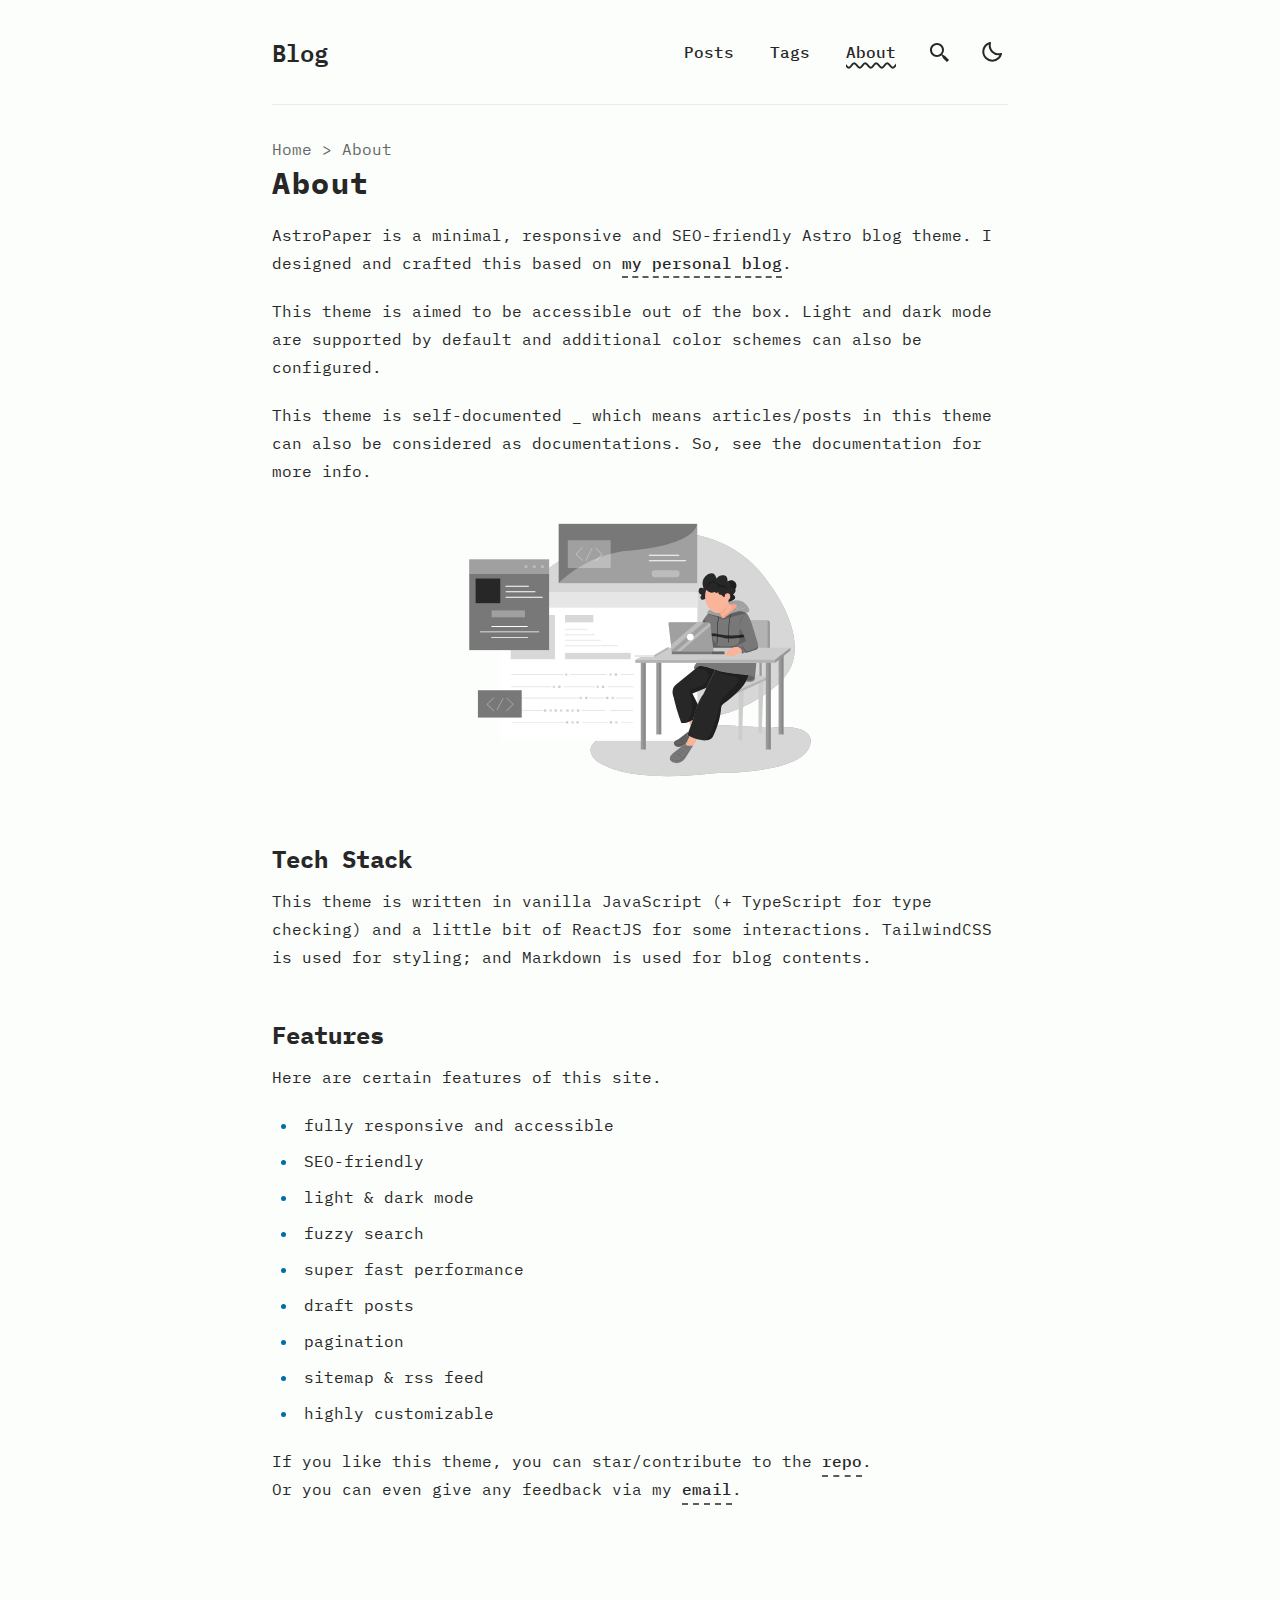
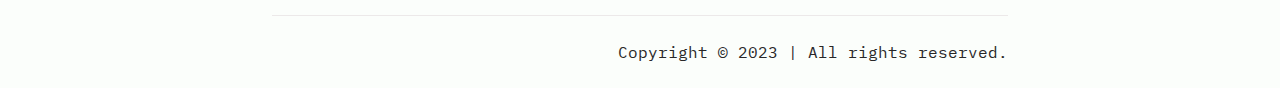
<file: about/index.html>
<!DOCTYPE html>
<html lang="en">
  <head>
    <meta charset="UTF-8">
    <meta name="viewport" content="width=device-width">
    <link rel="icon" type="image/svg+xml" href="/favicon.svg">
    <link rel="canonical" href="https://astro-paper.pages.dev/about/">
    <meta name="generator" content="Astro v2.0.8">

    <!-- General Meta Tags -->
    <title>About | Blog</title>
    <meta name="title" content="About | Blog">
    <meta name="description" content="A minimal, responsive and SEO-friendly Astro blog theme.">
    <meta name="author" content="Sat Naing">

    <!-- Open Graph / Facebook -->
    <meta property="og:title" content="About | Blog">
    <meta property="og:description" content="A minimal, responsive and SEO-friendly Astro blog theme.">
    <meta property="og:url" content="https://astro-paper.pages.dev/about/">
    <meta property="og:image" content="https://astro-paper.pages.dev/astropaper-og.jpg">

    <!-- Twitter -->
    <meta property="twitter:card" content="summary_large_image">
    <meta property="twitter:url" content="https://astro-paper.pages.dev/about/">
    <meta property="twitter:title" content="About | Blog">
    <meta property="twitter:description" content="A minimal, responsive and SEO-friendly Astro blog theme.">
    <meta property="twitter:image" content="https://astro-paper.pages.dev/astropaper-og.jpg">

    <!-- Google Font -->
    <link rel="preconnect" href="https://fonts.googleapis.com">
    <link rel="preconnect" href="https://fonts.gstatic.com" crossorigin>
    <link href="https://fonts.googleapis.com/css2?family=IBM+Plex+Mono:ital,wght@0,400;0,500;0,600;0,700;1,400;1,600&display=swap" rel="stylesheet">

    

    <script src="/toggle-theme.js"></script>
  <link rel="stylesheet" href="/_astro/about.9dee87f4.css" />
<link rel="stylesheet" href="/_astro/about.247a8709.css" /><script type="module">const e=document.querySelector(".hamburger-menu"),n=document.querySelector("#menu-items")?.classList,t=document.querySelector(".icon-container")?.classList,o=document.querySelector("#first-line")?.classList,a=document.querySelector("#second-line ")?.classList,s=document.querySelector("#third-line")?.classList;e?.addEventListener("click",function(){e?.getAttribute("aria-expanded")==="false"?(e?.setAttribute("aria-expanded","true"),e?.setAttribute("aria-label","Close Menu"),n?.remove("display-none"),t?.remove("flex"),t?.add("relative"),o?.add("rotate-45","absolute","bottom-1/2"),s?.add("display-none"),a?.add("!w-full","-rotate-45","absolute","bottom-1/2")):(e?.setAttribute("aria-expanded","false"),e?.setAttribute("aria-label","Open Menu"),n?.add("display-none"),t?.add("flex"),t?.remove("relative"),o?.remove("rotate-45","absolute","bottom-1/2"),s?.remove("display-none"),a?.remove("!w-full","-rotate-45","absolute","bottom-1/2"))});
</script></head>
  <body>
    <header class="astro-3EF6KSR2">
  <a id="skip-to-content" href="#main-content" class="astro-3EF6KSR2">Skip to content</a>
  <div class="nav-container astro-3EF6KSR2">
    <div class="top-nav-wrap astro-3EF6KSR2">
      <a href="/" class="logo astro-3EF6KSR2">
        Blog
      </a>
      <nav id="nav-menu" class="astro-3EF6KSR2">
        <button class="hamburger-menu focus-outline astro-3EF6KSR2" aria-label="Open Menu" aria-expanded="false" aria-controls="menu-items">
          <div class="icon-container flex astro-3EF6KSR2">
            <div id="first-line" class="astro-3EF6KSR2"></div>
            <div id="second-line" class="astro-3EF6KSR2"></div>
            <div id="third-line" class="astro-3EF6KSR2"></div>
          </div>
        </button>
        <ul id="menu-items" class="display-none sm:flex astro-3EF6KSR2">
          <li class="astro-3EF6KSR2">
            <a href="/posts" class=" astro-3EF6KSR2">
              Posts
            </a>
          </li>
          <li class="astro-3EF6KSR2">
            <a href="/tags" class=" astro-3EF6KSR2">
              Tags
            </a>
          </li>
          <li class="astro-3EF6KSR2">
            <a href="/about" class="active astro-3EF6KSR2">
              About
            </a>
          </li>
          <li class="astro-3EF6KSR2">
            <a type="button" href="/search" tabindex="0" class="group focus-outline p-3 sm:p-1  astro-3EF6KSR2 astro-5EUNQZKT" aria-label="search" title="Search">
  <svg xmlns="http://www.w3.org/2000/svg" class="scale-125 sm:scale-100 astro-3EF6KSR2"><path d="M19.023 16.977a35.13 35.13 0 0 1-1.367-1.384c-.372-.378-.596-.653-.596-.653l-2.8-1.337A6.962 6.962 0 0 0 16 9c0-3.859-3.14-7-7-7S2 5.141 2 9s3.14 7 7 7c1.763 0 3.37-.66 4.603-1.739l1.337 2.8s.275.224.653.596c.387.363.896.854 1.384 1.367l1.358 1.392.604.646 2.121-2.121-.646-.604c-.379-.372-.885-.866-1.391-1.36zM9 14c-2.757 0-5-2.243-5-5s2.243-5 5-5 5 2.243 5 5-2.243 5-5 5z" class="astro-3EF6KSR2"></path>
              </svg>
</a>
          </li>
          <li class="astro-3EF6KSR2">
            <button id="theme-btn" class="focus-outline astro-3EF6KSR2" title="Toggles light & dark" aria-label="auto" aria-live="polite">
                  <svg xmlns="http://www.w3.org/2000/svg" id="moon-svg" class="astro-3EF6KSR2">
                    <path d="M20.742 13.045a8.088 8.088 0 0 1-2.077.271c-2.135 0-4.14-.83-5.646-2.336a8.025 8.025 0 0 1-2.064-7.723A1 1 0 0 0 9.73 2.034a10.014 10.014 0 0 0-4.489 2.582c-3.898 3.898-3.898 10.243 0 14.143a9.937 9.937 0 0 0 7.072 2.93 9.93 9.93 0 0 0 7.07-2.929 10.007 10.007 0 0 0 2.583-4.491 1.001 1.001 0 0 0-1.224-1.224zm-2.772 4.301a7.947 7.947 0 0 1-5.656 2.343 7.953 7.953 0 0 1-5.658-2.344c-3.118-3.119-3.118-8.195 0-11.314a7.923 7.923 0 0 1 2.06-1.483 10.027 10.027 0 0 0 2.89 7.848 9.972 9.972 0 0 0 7.848 2.891 8.036 8.036 0 0 1-1.484 2.059z" class="astro-3EF6KSR2"></path>
                  </svg>
                  <svg xmlns="http://www.w3.org/2000/svg" id="sun-svg" class="astro-3EF6KSR2">
                    <path d="M6.993 12c0 2.761 2.246 5.007 5.007 5.007s5.007-2.246 5.007-5.007S14.761 6.993 12 6.993 6.993 9.239 6.993 12zM12 8.993c1.658 0 3.007 1.349 3.007 3.007S13.658 15.007 12 15.007 8.993 13.658 8.993 12 10.342 8.993 12 8.993zM10.998 19h2v3h-2zm0-17h2v3h-2zm-9 9h3v2h-3zm17 0h3v2h-3zM4.219 18.363l2.12-2.122 1.415 1.414-2.12 2.122zM16.24 6.344l2.122-2.122 1.414 1.414-2.122 2.122zM6.342 7.759 4.22 5.637l1.415-1.414 2.12 2.122zm13.434 10.605-1.414 1.414-2.122-2.122 1.414-1.414z" class="astro-3EF6KSR2"></path>
                  </svg>
                </button>
          </li>
        </ul>
      </nav>
    </div>
  </div>
  <div class="max-w-3xl mx-auto px-4">
  <hr class="border-skin-line" aria-hidden="true">
</div>
</header><nav class="breadcrumb astro-ILHXCYM7" aria-label="breadcrumb">
  <ul class="astro-ILHXCYM7">
    <li class="astro-ILHXCYM7">
      <a href="/" class="astro-ILHXCYM7">Home</a>
      <span aria-hidden="true" class="astro-ILHXCYM7">&#62;</span>
    </li>
    <li class="astro-ILHXCYM7">
            <span class="capitalize astro-ILHXCYM7" aria-current="page">
              
              about
            </span>
          </li>
  </ul>
</nav><main id="main-content">
    <section id="about" class="prose mb-28 max-w-3xl prose-img:border-0">
      <h1 class="text-2xl tracking-wider sm:text-3xl">About</h1>
      <p>AstroPaper is a minimal, responsive and SEO-friendly Astro blog theme. I designed and crafted this based on <a href="https://satnaing.dev/blog">my personal blog</a>.</p>
<p>This theme is aimed to be accessible out of the box. Light and dark mode are supported by
default and additional color schemes can also be configured.</p>
<p>This theme is self-documented _ which means articles/posts in this theme can also be considered as documentations. So, see the documentation for more info.</p>
<div>
  <img src="/assets/dev.svg" class="sm:w-1/2 mx-auto" alt="coding dev illustration">
</div>
<h2 id="tech-stack">Tech Stack</h2>
<p>This theme is written in vanilla JavaScript (+ TypeScript for type checking) and a little bit of ReactJS for some interactions. TailwindCSS is used for styling; and Markdown is used for blog contents.</p>
<h2 id="features">Features</h2>
<p>Here are certain features of this site.</p>
<ul>
<li>fully responsive and accessible</li>
<li>SEO-friendly</li>
<li>light &#x26; dark mode</li>
<li>fuzzy search</li>
<li>super fast performance</li>
<li>draft posts</li>
<li>pagination</li>
<li>sitemap &#x26; rss feed</li>
<li>highly customizable</li>
</ul>
<p>If you like this theme, you can star/contribute to the <a href="https://github.com/satnaing/astro-paper">repo</a>.<br>
Or you can even give any feedback via my <a href="mailto:contact@satnaing.dev">email</a>.</p>
    </section>
  </main><footer class="mt-auto astro-SZ7XMLTE">
  <div class="max-w-3xl mx-auto px-0">
  <hr class="border-skin-line" aria-hidden="true">
</div>
  <div class="footer-wrapper astro-SZ7XMLTE">
    <!-- <Socials centered /> -->
    <div class="copyright-wrapper astro-SZ7XMLTE">
      <span class="astro-SZ7XMLTE">Copyright &#169; 2023</span>
      <span class="separator astro-SZ7XMLTE">&nbsp;|&nbsp;</span>
      <span class="astro-SZ7XMLTE">All rights reserved.</span>
    </div>
  </div>
</footer>
  </body></html>
</file>
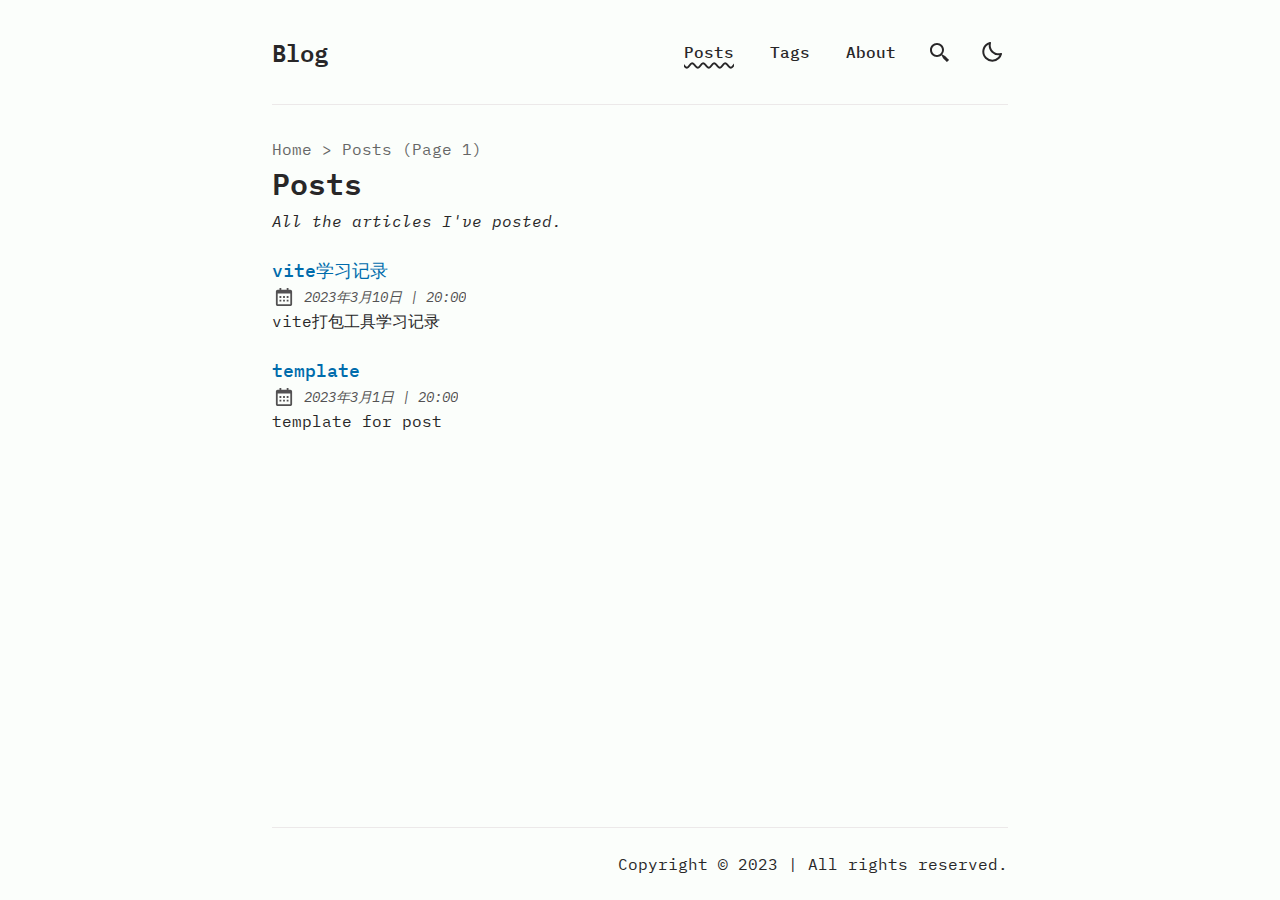
<file: posts/index.html>
<!DOCTYPE html>
<html lang="en">
  <head>
    <meta charset="UTF-8">
    <meta name="viewport" content="width=device-width">
    <link rel="icon" type="image/svg+xml" href="/favicon.svg">
    <link rel="canonical" href="https://astro-paper.pages.dev/posts/">
    <meta name="generator" content="Astro v2.0.8">

    <!-- General Meta Tags -->
    <title>Posts | Blog</title>
    <meta name="title" content="Posts | Blog">
    <meta name="description" content="A minimal, responsive and SEO-friendly Astro blog theme.">
    <meta name="author" content="Sat Naing">

    <!-- Open Graph / Facebook -->
    <meta property="og:title" content="Posts | Blog">
    <meta property="og:description" content="A minimal, responsive and SEO-friendly Astro blog theme.">
    <meta property="og:url" content="https://astro-paper.pages.dev/posts/">
    <meta property="og:image" content="https://astro-paper.pages.dev/astropaper-og.jpg">

    <!-- Twitter -->
    <meta property="twitter:card" content="summary_large_image">
    <meta property="twitter:url" content="https://astro-paper.pages.dev/posts/">
    <meta property="twitter:title" content="Posts | Blog">
    <meta property="twitter:description" content="A minimal, responsive and SEO-friendly Astro blog theme.">
    <meta property="twitter:image" content="https://astro-paper.pages.dev/astropaper-og.jpg">

    <!-- Google Font -->
    <link rel="preconnect" href="https://fonts.googleapis.com">
    <link rel="preconnect" href="https://fonts.gstatic.com" crossorigin>
    <link href="https://fonts.googleapis.com/css2?family=IBM+Plex+Mono:ital,wght@0,400;0,500;0,600;0,700;1,400;1,600&display=swap" rel="stylesheet">

    

    <script src="/toggle-theme.js"></script>
  <link rel="stylesheet" href="/_astro/about.247a8709.css" />
<link rel="stylesheet" href="/_astro/about.9dee87f4.css" />
<link rel="stylesheet" href="/_astro/_slug_.faea2550.css" />
<link rel="stylesheet" href="/_astro/_slug_.d833ca2a.css" /><script type="module">const e=document.querySelector(".hamburger-menu"),n=document.querySelector("#menu-items")?.classList,t=document.querySelector(".icon-container")?.classList,o=document.querySelector("#first-line")?.classList,a=document.querySelector("#second-line ")?.classList,s=document.querySelector("#third-line")?.classList;e?.addEventListener("click",function(){e?.getAttribute("aria-expanded")==="false"?(e?.setAttribute("aria-expanded","true"),e?.setAttribute("aria-label","Close Menu"),n?.remove("display-none"),t?.remove("flex"),t?.add("relative"),o?.add("rotate-45","absolute","bottom-1/2"),s?.add("display-none"),a?.add("!w-full","-rotate-45","absolute","bottom-1/2")):(e?.setAttribute("aria-expanded","false"),e?.setAttribute("aria-label","Open Menu"),n?.add("display-none"),t?.add("flex"),t?.remove("relative"),o?.remove("rotate-45","absolute","bottom-1/2"),s?.remove("display-none"),a?.remove("!w-full","-rotate-45","absolute","bottom-1/2"))});
</script></head>
  <body>
    <header class="astro-3EF6KSR2">
  <a id="skip-to-content" href="#main-content" class="astro-3EF6KSR2">Skip to content</a>
  <div class="nav-container astro-3EF6KSR2">
    <div class="top-nav-wrap astro-3EF6KSR2">
      <a href="/" class="logo astro-3EF6KSR2">
        Blog
      </a>
      <nav id="nav-menu" class="astro-3EF6KSR2">
        <button class="hamburger-menu focus-outline astro-3EF6KSR2" aria-label="Open Menu" aria-expanded="false" aria-controls="menu-items">
          <div class="icon-container flex astro-3EF6KSR2">
            <div id="first-line" class="astro-3EF6KSR2"></div>
            <div id="second-line" class="astro-3EF6KSR2"></div>
            <div id="third-line" class="astro-3EF6KSR2"></div>
          </div>
        </button>
        <ul id="menu-items" class="display-none sm:flex astro-3EF6KSR2">
          <li class="astro-3EF6KSR2">
            <a href="/posts" class="active astro-3EF6KSR2">
              Posts
            </a>
          </li>
          <li class="astro-3EF6KSR2">
            <a href="/tags" class=" astro-3EF6KSR2">
              Tags
            </a>
          </li>
          <li class="astro-3EF6KSR2">
            <a href="/about" class=" astro-3EF6KSR2">
              About
            </a>
          </li>
          <li class="astro-3EF6KSR2">
            <a type="button" href="/search" tabindex="0" class="group focus-outline p-3 sm:p-1  astro-3EF6KSR2 astro-5EUNQZKT" aria-label="search" title="Search">
  <svg xmlns="http://www.w3.org/2000/svg" class="scale-125 sm:scale-100 astro-3EF6KSR2"><path d="M19.023 16.977a35.13 35.13 0 0 1-1.367-1.384c-.372-.378-.596-.653-.596-.653l-2.8-1.337A6.962 6.962 0 0 0 16 9c0-3.859-3.14-7-7-7S2 5.141 2 9s3.14 7 7 7c1.763 0 3.37-.66 4.603-1.739l1.337 2.8s.275.224.653.596c.387.363.896.854 1.384 1.367l1.358 1.392.604.646 2.121-2.121-.646-.604c-.379-.372-.885-.866-1.391-1.36zM9 14c-2.757 0-5-2.243-5-5s2.243-5 5-5 5 2.243 5 5-2.243 5-5 5z" class="astro-3EF6KSR2"></path>
              </svg>
</a>
          </li>
          <li class="astro-3EF6KSR2">
            <button id="theme-btn" class="focus-outline astro-3EF6KSR2" title="Toggles light & dark" aria-label="auto" aria-live="polite">
                  <svg xmlns="http://www.w3.org/2000/svg" id="moon-svg" class="astro-3EF6KSR2">
                    <path d="M20.742 13.045a8.088 8.088 0 0 1-2.077.271c-2.135 0-4.14-.83-5.646-2.336a8.025 8.025 0 0 1-2.064-7.723A1 1 0 0 0 9.73 2.034a10.014 10.014 0 0 0-4.489 2.582c-3.898 3.898-3.898 10.243 0 14.143a9.937 9.937 0 0 0 7.072 2.93 9.93 9.93 0 0 0 7.07-2.929 10.007 10.007 0 0 0 2.583-4.491 1.001 1.001 0 0 0-1.224-1.224zm-2.772 4.301a7.947 7.947 0 0 1-5.656 2.343 7.953 7.953 0 0 1-5.658-2.344c-3.118-3.119-3.118-8.195 0-11.314a7.923 7.923 0 0 1 2.06-1.483 10.027 10.027 0 0 0 2.89 7.848 9.972 9.972 0 0 0 7.848 2.891 8.036 8.036 0 0 1-1.484 2.059z" class="astro-3EF6KSR2"></path>
                  </svg>
                  <svg xmlns="http://www.w3.org/2000/svg" id="sun-svg" class="astro-3EF6KSR2">
                    <path d="M6.993 12c0 2.761 2.246 5.007 5.007 5.007s5.007-2.246 5.007-5.007S14.761 6.993 12 6.993 6.993 9.239 6.993 12zM12 8.993c1.658 0 3.007 1.349 3.007 3.007S13.658 15.007 12 15.007 8.993 13.658 8.993 12 10.342 8.993 12 8.993zM10.998 19h2v3h-2zm0-17h2v3h-2zm-9 9h3v2h-3zm17 0h3v2h-3zM4.219 18.363l2.12-2.122 1.415 1.414-2.12 2.122zM16.24 6.344l2.122-2.122 1.414 1.414-2.122 2.122zM6.342 7.759 4.22 5.637l1.415-1.414 2.12 2.122zm13.434 10.605-1.414 1.414-2.122-2.122 1.414-1.414z" class="astro-3EF6KSR2"></path>
                  </svg>
                </button>
          </li>
        </ul>
      </nav>
    </div>
  </div>
  <div class="max-w-3xl mx-auto px-4">
  <hr class="border-skin-line" aria-hidden="true">
</div>
</header><nav class="breadcrumb astro-ILHXCYM7" aria-label="breadcrumb">
  <ul class="astro-ILHXCYM7">
    <li class="astro-ILHXCYM7">
      <a href="/" class="astro-ILHXCYM7">Home</a>
      <span aria-hidden="true" class="astro-ILHXCYM7">&#62;</span>
    </li>
    <li class="astro-ILHXCYM7">
            <span class="capitalize astro-ILHXCYM7" aria-current="page">
              
              Posts (page 1)
            </span>
          </li>
  </ul>
</nav>
<main id="main-content" class="astro-HSP6OTUF">
  <h1 class="astro-HSP6OTUF">Posts</h1>
  <p class="astro-HSP6OTUF">All the articles I&#39;ve posted.</p>
  <ul class="astro-EENKY23Y">
      <li class="my-6"><a href="/posts/template" class="inline-block text-lg font-medium text-skin-accent decoration-dashed underline-offset-4 focus-visible:no-underline focus-visible:underline-offset-0"><h2 class="text-lg font-medium decoration-dashed hover:underline">vite学习记录</h2></a><div class="flex items-center space-x-2 opacity-80 undefined"><svg xmlns="http://www.w3.org/2000/svg" class="scale-90 inline-block h-6 w-6 fill-skin-base" aria-hidden="true"><path d="M7 11h2v2H7zm0 4h2v2H7zm4-4h2v2h-2zm0 4h2v2h-2zm4-4h2v2h-2zm0 4h2v2h-2z"></path><path d="M5 22h14c1.103 0 2-.897 2-2V6c0-1.103-.897-2-2-2h-2V2h-2v2H9V2H7v2H5c-1.103 0-2 .897-2 2v14c0 1.103.897 2 2 2zM19 8l.001 12H5V8h14z"></path></svg><span class="sr-only">Posted on:</span><span class="italic text-sm">2023年3月10日<span aria-hidden="true"> | </span><span class="sr-only"> at </span>20:00</span></div><p>vite打包工具学习记录</p></li><li class="my-6"><a href="/posts/template" class="inline-block text-lg font-medium text-skin-accent decoration-dashed underline-offset-4 focus-visible:no-underline focus-visible:underline-offset-0"><h2 class="text-lg font-medium decoration-dashed hover:underline">template</h2></a><div class="flex items-center space-x-2 opacity-80 undefined"><svg xmlns="http://www.w3.org/2000/svg" class="scale-90 inline-block h-6 w-6 fill-skin-base" aria-hidden="true"><path d="M7 11h2v2H7zm0 4h2v2H7zm4-4h2v2h-2zm0 4h2v2h-2zm4-4h2v2h-2zm0 4h2v2h-2z"></path><path d="M5 22h14c1.103 0 2-.897 2-2V6c0-1.103-.897-2-2-2h-2V2h-2v2H9V2H7v2H5c-1.103 0-2 .897-2 2v14c0 1.103.897 2 2 2zM19 8l.001 12H5V8h14z"></path></svg><span class="sr-only">Posted on:</span><span class="italic text-sm">2023年3月1日<span aria-hidden="true"> | </span><span class="sr-only"> at </span>20:00</span></div><p>template for post</p></li>
    </ul>
</main><footer class="mt-auto astro-SZ7XMLTE">
  <div class="max-w-3xl mx-auto px-0">
  <hr class="border-skin-line" aria-hidden="true">
</div>
  <div class="footer-wrapper astro-SZ7XMLTE">
    <!-- <Socials centered /> -->
    <div class="copyright-wrapper astro-SZ7XMLTE">
      <span class="astro-SZ7XMLTE">Copyright &#169; 2023</span>
      <span class="separator astro-SZ7XMLTE">&nbsp;|&nbsp;</span>
      <span class="astro-SZ7XMLTE">All rights reserved.</span>
    </div>
  </div>
</footer>
  </body></html>
</file>
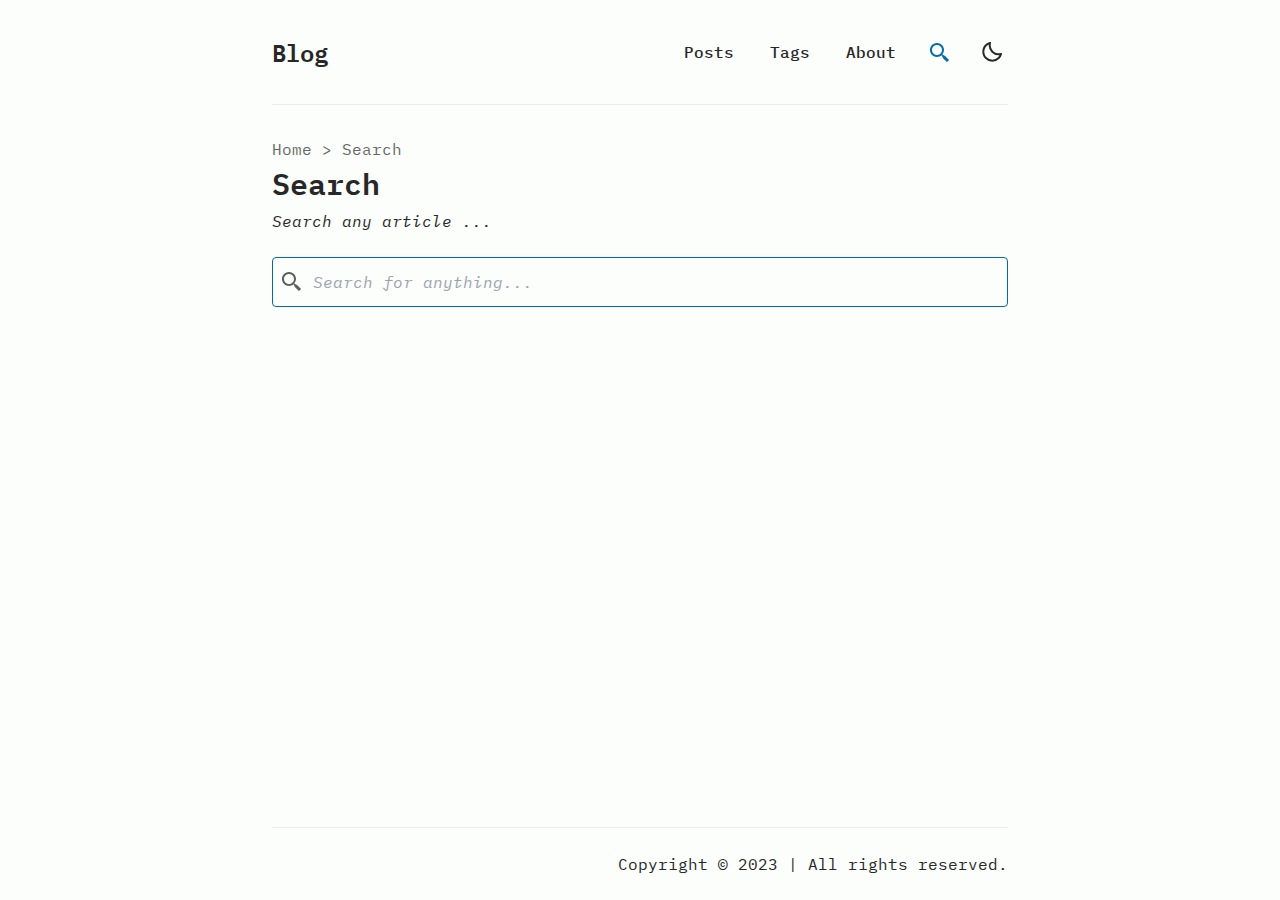
<file: search/index.html>
<!DOCTYPE html>
<html lang="en">
  <head>
    <meta charset="UTF-8">
    <meta name="viewport" content="width=device-width">
    <link rel="icon" type="image/svg+xml" href="/favicon.svg">
    <link rel="canonical" href="https://astro-paper.pages.dev/search/">
    <meta name="generator" content="Astro v2.0.8">

    <!-- General Meta Tags -->
    <title>Search | Blog</title>
    <meta name="title" content="Search | Blog">
    <meta name="description" content="A minimal, responsive and SEO-friendly Astro blog theme.">
    <meta name="author" content="Sat Naing">

    <!-- Open Graph / Facebook -->
    <meta property="og:title" content="Search | Blog">
    <meta property="og:description" content="A minimal, responsive and SEO-friendly Astro blog theme.">
    <meta property="og:url" content="https://astro-paper.pages.dev/search/">
    <meta property="og:image" content="https://astro-paper.pages.dev/astropaper-og.jpg">

    <!-- Twitter -->
    <meta property="twitter:card" content="summary_large_image">
    <meta property="twitter:url" content="https://astro-paper.pages.dev/search/">
    <meta property="twitter:title" content="Search | Blog">
    <meta property="twitter:description" content="A minimal, responsive and SEO-friendly Astro blog theme.">
    <meta property="twitter:image" content="https://astro-paper.pages.dev/astropaper-og.jpg">

    <!-- Google Font -->
    <link rel="preconnect" href="https://fonts.googleapis.com">
    <link rel="preconnect" href="https://fonts.gstatic.com" crossorigin>
    <link href="https://fonts.googleapis.com/css2?family=IBM+Plex+Mono:ital,wght@0,400;0,500;0,600;0,700;1,400;1,600&display=swap" rel="stylesheet">

    

    <script src="/toggle-theme.js"></script>
  <link rel="stylesheet" href="/_astro/about.247a8709.css" />
<link rel="stylesheet" href="/_astro/about.9dee87f4.css" />
<link rel="stylesheet" href="/_astro/_slug_.faea2550.css" /><script type="module">const e=document.querySelector(".hamburger-menu"),n=document.querySelector("#menu-items")?.classList,t=document.querySelector(".icon-container")?.classList,o=document.querySelector("#first-line")?.classList,a=document.querySelector("#second-line ")?.classList,s=document.querySelector("#third-line")?.classList;e?.addEventListener("click",function(){e?.getAttribute("aria-expanded")==="false"?(e?.setAttribute("aria-expanded","true"),e?.setAttribute("aria-label","Close Menu"),n?.remove("display-none"),t?.remove("flex"),t?.add("relative"),o?.add("rotate-45","absolute","bottom-1/2"),s?.add("display-none"),a?.add("!w-full","-rotate-45","absolute","bottom-1/2")):(e?.setAttribute("aria-expanded","false"),e?.setAttribute("aria-label","Open Menu"),n?.add("display-none"),t?.add("flex"),t?.remove("relative"),o?.remove("rotate-45","absolute","bottom-1/2"),s?.remove("display-none"),a?.remove("!w-full","-rotate-45","absolute","bottom-1/2"))});
</script></head>
  <body>
    <style>astro-island,astro-slot{display:contents}</style><script>(self.Astro=self.Astro||{}).load=a=>{(async()=>await(await a())())()},window.dispatchEvent(new Event("astro:load"));var l;{const c={0:t=>t,1:t=>JSON.parse(t,o),2:t=>new RegExp(t),3:t=>new Date(t),4:t=>new Map(JSON.parse(t,o)),5:t=>new Set(JSON.parse(t,o)),6:t=>BigInt(t),7:t=>new URL(t),8:t=>new Uint8Array(JSON.parse(t)),9:t=>new Uint16Array(JSON.parse(t)),10:t=>new Uint32Array(JSON.parse(t))},o=(t,s)=>{if(t===""||!Array.isArray(s))return s;const[e,n]=s;return e in c?c[e](n):void 0};customElements.get("astro-island")||customElements.define("astro-island",(l=class extends HTMLElement{constructor(){super(...arguments);this.hydrate=()=>{if(!this.hydrator||this.parentElement&&this.parentElement.closest("astro-island[ssr]"))return;const s=this.querySelectorAll("astro-slot"),e={},n=this.querySelectorAll("template[data-astro-template]");for(const r of n){const i=r.closest(this.tagName);!i||!i.isSameNode(this)||(e[r.getAttribute("data-astro-template")||"default"]=r.innerHTML,r.remove())}for(const r of s){const i=r.closest(this.tagName);!i||!i.isSameNode(this)||(e[r.getAttribute("name")||"default"]=r.innerHTML)}const a=this.hasAttribute("props")?JSON.parse(this.getAttribute("props"),o):{};this.hydrator(this)(this.Component,a,e,{client:this.getAttribute("client")}),this.removeAttribute("ssr"),window.removeEventListener("astro:hydrate",this.hydrate),window.dispatchEvent(new CustomEvent("astro:hydrate"))}}connectedCallback(){!this.hasAttribute("await-children")||this.firstChild?this.childrenConnectedCallback():new MutationObserver((s,e)=>{e.disconnect(),this.childrenConnectedCallback()}).observe(this,{childList:!0})}async childrenConnectedCallback(){window.addEventListener("astro:hydrate",this.hydrate);let s=this.getAttribute("before-hydration-url");s&&await import(s),this.start()}start(){const s=JSON.parse(this.getAttribute("opts")),e=this.getAttribute("client");if(Astro[e]===void 0){window.addEventListener(`astro:${e}`,()=>this.start(),{once:!0});return}Astro[e](async()=>{const n=this.getAttribute("renderer-url"),[a,{default:r}]=await Promise.all([import(this.getAttribute("component-url")),n?import(n):()=>()=>{}]),i=this.getAttribute("component-export")||"default";if(!i.includes("."))this.Component=a[i];else{this.Component=a;for(const d of i.split("."))this.Component=this.Component[d]}return this.hydrator=r,this.hydrate},s,this)}attributeChangedCallback(){this.hydrator&&this.hydrate()}},l.observedAttributes=["props"],l))}</script><header class="astro-3EF6KSR2">
  <a id="skip-to-content" href="#main-content" class="astro-3EF6KSR2">Skip to content</a>
  <div class="nav-container astro-3EF6KSR2">
    <div class="top-nav-wrap astro-3EF6KSR2">
      <a href="/" class="logo astro-3EF6KSR2">
        Blog
      </a>
      <nav id="nav-menu" class="astro-3EF6KSR2">
        <button class="hamburger-menu focus-outline astro-3EF6KSR2" aria-label="Open Menu" aria-expanded="false" aria-controls="menu-items">
          <div class="icon-container flex astro-3EF6KSR2">
            <div id="first-line" class="astro-3EF6KSR2"></div>
            <div id="second-line" class="astro-3EF6KSR2"></div>
            <div id="third-line" class="astro-3EF6KSR2"></div>
          </div>
        </button>
        <ul id="menu-items" class="display-none sm:flex astro-3EF6KSR2">
          <li class="astro-3EF6KSR2">
            <a href="/posts" class=" astro-3EF6KSR2">
              Posts
            </a>
          </li>
          <li class="astro-3EF6KSR2">
            <a href="/tags" class=" astro-3EF6KSR2">
              Tags
            </a>
          </li>
          <li class="astro-3EF6KSR2">
            <a href="/about" class=" astro-3EF6KSR2">
              About
            </a>
          </li>
          <li class="astro-3EF6KSR2">
            <a type="button" href="/search" tabindex="0" class="group focus-outline p-3 sm:p-1 active astro-3EF6KSR2 astro-5EUNQZKT" aria-label="search" title="Search">
  <svg xmlns="http://www.w3.org/2000/svg" class="scale-125 sm:scale-100 astro-3EF6KSR2"><path d="M19.023 16.977a35.13 35.13 0 0 1-1.367-1.384c-.372-.378-.596-.653-.596-.653l-2.8-1.337A6.962 6.962 0 0 0 16 9c0-3.859-3.14-7-7-7S2 5.141 2 9s3.14 7 7 7c1.763 0 3.37-.66 4.603-1.739l1.337 2.8s.275.224.653.596c.387.363.896.854 1.384 1.367l1.358 1.392.604.646 2.121-2.121-.646-.604c-.379-.372-.885-.866-1.391-1.36zM9 14c-2.757 0-5-2.243-5-5s2.243-5 5-5 5 2.243 5 5-2.243 5-5 5z" class="astro-3EF6KSR2"></path>
              </svg>
</a>
          </li>
          <li class="astro-3EF6KSR2">
            <button id="theme-btn" class="focus-outline astro-3EF6KSR2" title="Toggles light & dark" aria-label="auto" aria-live="polite">
                  <svg xmlns="http://www.w3.org/2000/svg" id="moon-svg" class="astro-3EF6KSR2">
                    <path d="M20.742 13.045a8.088 8.088 0 0 1-2.077.271c-2.135 0-4.14-.83-5.646-2.336a8.025 8.025 0 0 1-2.064-7.723A1 1 0 0 0 9.73 2.034a10.014 10.014 0 0 0-4.489 2.582c-3.898 3.898-3.898 10.243 0 14.143a9.937 9.937 0 0 0 7.072 2.93 9.93 9.93 0 0 0 7.07-2.929 10.007 10.007 0 0 0 2.583-4.491 1.001 1.001 0 0 0-1.224-1.224zm-2.772 4.301a7.947 7.947 0 0 1-5.656 2.343 7.953 7.953 0 0 1-5.658-2.344c-3.118-3.119-3.118-8.195 0-11.314a7.923 7.923 0 0 1 2.06-1.483 10.027 10.027 0 0 0 2.89 7.848 9.972 9.972 0 0 0 7.848 2.891 8.036 8.036 0 0 1-1.484 2.059z" class="astro-3EF6KSR2"></path>
                  </svg>
                  <svg xmlns="http://www.w3.org/2000/svg" id="sun-svg" class="astro-3EF6KSR2">
                    <path d="M6.993 12c0 2.761 2.246 5.007 5.007 5.007s5.007-2.246 5.007-5.007S14.761 6.993 12 6.993 6.993 9.239 6.993 12zM12 8.993c1.658 0 3.007 1.349 3.007 3.007S13.658 15.007 12 15.007 8.993 13.658 8.993 12 10.342 8.993 12 8.993zM10.998 19h2v3h-2zm0-17h2v3h-2zm-9 9h3v2h-3zm17 0h3v2h-3zM4.219 18.363l2.12-2.122 1.415 1.414-2.12 2.122zM16.24 6.344l2.122-2.122 1.414 1.414-2.122 2.122zM6.342 7.759 4.22 5.637l1.415-1.414 2.12 2.122zm13.434 10.605-1.414 1.414-2.122-2.122 1.414-1.414z" class="astro-3EF6KSR2"></path>
                  </svg>
                </button>
          </li>
        </ul>
      </nav>
    </div>
  </div>
  <div class="max-w-3xl mx-auto px-4">
  <hr class="border-skin-line" aria-hidden="true">
</div>
</header><nav class="breadcrumb astro-ILHXCYM7" aria-label="breadcrumb">
  <ul class="astro-ILHXCYM7">
    <li class="astro-ILHXCYM7">
      <a href="/" class="astro-ILHXCYM7">Home</a>
      <span aria-hidden="true" class="astro-ILHXCYM7">&#62;</span>
    </li>
    <li class="astro-ILHXCYM7">
            <span class="capitalize astro-ILHXCYM7" aria-current="page">
              
              search
            </span>
          </li>
  </ul>
</nav>
<main id="main-content" class="astro-HSP6OTUF">
  <h1 class="astro-HSP6OTUF">Search</h1>
  <p class="astro-HSP6OTUF">Search any article ...</p>
  <astro-island uid="2vWQhm" component-url="/_astro/Search.362670d1.js" component-export="default" renderer-url="/_astro/client.38423ee9.js" props="{&quot;searchList&quot;:[1,&quot;[[0,{\&quot;title\&quot;:[0,\&quot;template\&quot;],\&quot;description\&quot;:[0,\&quot;template for post\&quot;],\&quot;data\&quot;:[0,{\&quot;author\&quot;:[0,\&quot;yazz\&quot;],\&quot;pubDatetime\&quot;:[3,\&quot;2023-03-01T12:00:00.000Z\&quot;],\&quot;title\&quot;:[0,\&quot;template\&quot;],\&quot;postSlug\&quot;:[0,\&quot;template\&quot;],\&quot;featured\&quot;:[0,true],\&quot;tags\&quot;:[1,\&quot;[[0,\\\&quot;template\\\&quot;],[0,\\\&quot;example\\\&quot;],[0,\\\&quot;测试\\\&quot;]]\&quot;],\&quot;description\&quot;:[0,\&quot;template for post\&quot;]}]}],[0,{\&quot;title\&quot;:[0,\&quot;vite学习记录\&quot;],\&quot;description\&quot;:[0,\&quot;vite打包工具学习记录\&quot;],\&quot;data\&quot;:[0,{\&quot;author\&quot;:[0,\&quot;yazz\&quot;],\&quot;pubDatetime\&quot;:[3,\&quot;2023-03-10T12:00:00.000Z\&quot;],\&quot;title\&quot;:[0,\&quot;vite学习记录\&quot;],\&quot;postSlug\&quot;:[0,\&quot;template\&quot;],\&quot;featured\&quot;:[0,true],\&quot;tags\&quot;:[1,\&quot;[[0,\\\&quot;学习\\\&quot;],[0,\\\&quot;打包工具\\\&quot;]]\&quot;],\&quot;description\&quot;:[0,\&quot;vite打包工具学习记录\&quot;]}]}]]&quot;]}" ssr="" client="load" opts="{&quot;name&quot;:&quot;Search&quot;,&quot;value&quot;:true}" await-children=""><label class="relative block"><span class="absolute inset-y-0 left-0 flex items-center pl-2 opacity-75"><svg xmlns="http://www.w3.org/2000/svg" aria-hidden="true"><path d="M19.023 16.977a35.13 35.13 0 0 1-1.367-1.384c-.372-.378-.596-.653-.596-.653l-2.8-1.337A6.962 6.962 0 0 0 16 9c0-3.859-3.14-7-7-7S2 5.141 2 9s3.14 7 7 7c1.763 0 3.37-.66 4.603-1.739l1.337 2.8s.275.224.653.596c.387.363.896.854 1.384 1.367l1.358 1.392.604.646 2.121-2.121-.646-.604c-.379-.372-.885-.866-1.391-1.36zM9 14c-2.757 0-5-2.243-5-5s2.243-5 5-5 5 2.243 5 5-2.243 5-5 5z"></path></svg></span><input class="block w-full rounded border border-skin-fill 
        border-opacity-40 bg-skin-fill py-3 pl-10
        pr-3 placeholder:italic placeholder:text-opacity-75 
        focus:border-skin-accent focus:outline-none" placeholder="Search for anything..." type="text" name="search" autoComplete="off" autofocus="" value=""/></label><ul></ul></astro-island>
</main><footer class="mt-auto astro-SZ7XMLTE">
  <div class="max-w-3xl mx-auto px-0">
  <hr class="border-skin-line" aria-hidden="true">
</div>
  <div class="footer-wrapper astro-SZ7XMLTE">
    <!-- <Socials centered /> -->
    <div class="copyright-wrapper astro-SZ7XMLTE">
      <span class="astro-SZ7XMLTE">Copyright &#169; 2023</span>
      <span class="separator astro-SZ7XMLTE">&nbsp;|&nbsp;</span>
      <span class="astro-SZ7XMLTE">All rights reserved.</span>
    </div>
  </div>
</footer>
  </body></html>
</file>
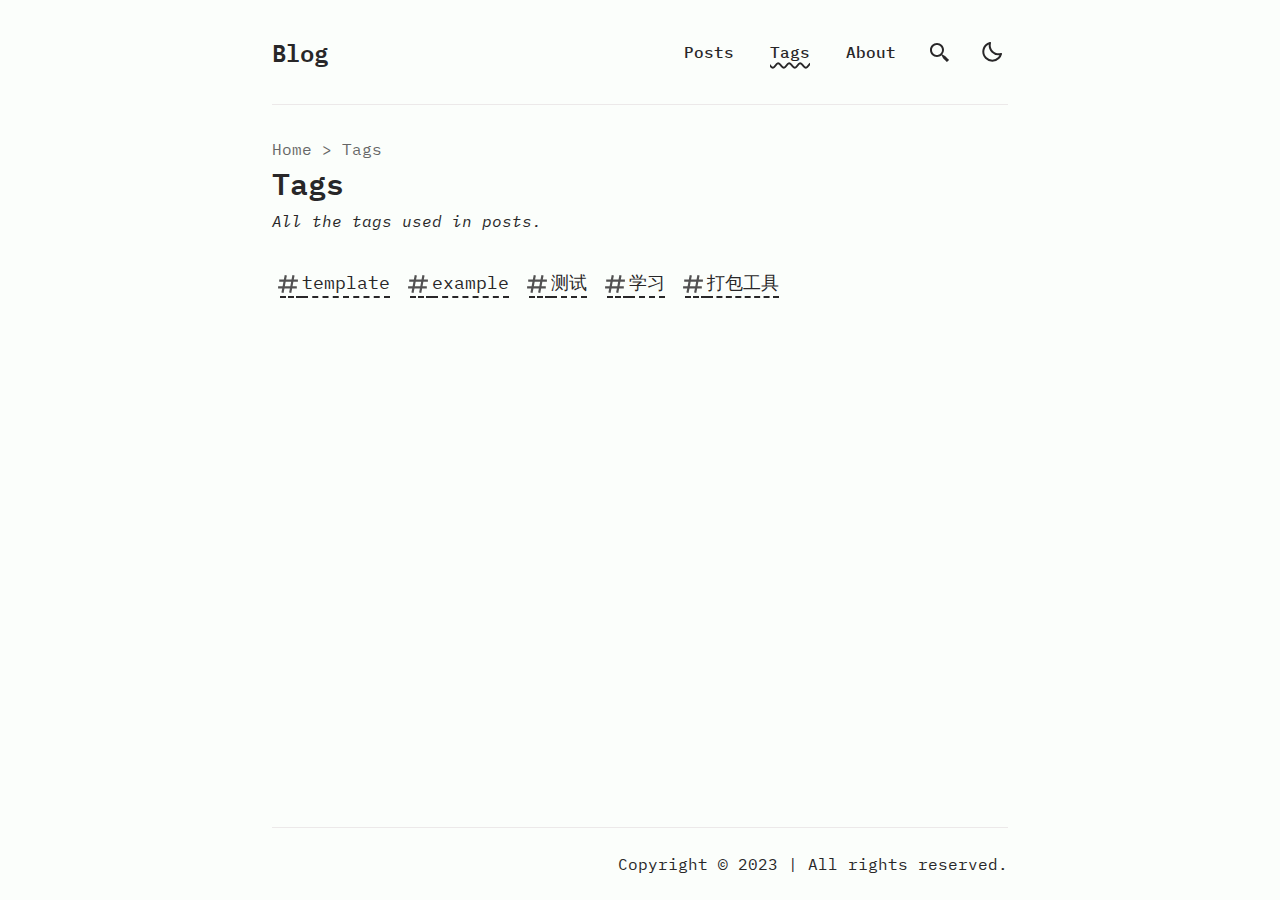
<file: tags/index.html>
<!DOCTYPE html>
<html lang="en">
  <head>
    <meta charset="UTF-8">
    <meta name="viewport" content="width=device-width">
    <link rel="icon" type="image/svg+xml" href="/favicon.svg">
    <link rel="canonical" href="https://astro-paper.pages.dev/tags/">
    <meta name="generator" content="Astro v2.0.8">

    <!-- General Meta Tags -->
    <title>Tags | Blog</title>
    <meta name="title" content="Tags | Blog">
    <meta name="description" content="A minimal, responsive and SEO-friendly Astro blog theme.">
    <meta name="author" content="Sat Naing">

    <!-- Open Graph / Facebook -->
    <meta property="og:title" content="Tags | Blog">
    <meta property="og:description" content="A minimal, responsive and SEO-friendly Astro blog theme.">
    <meta property="og:url" content="https://astro-paper.pages.dev/tags/">
    <meta property="og:image" content="https://astro-paper.pages.dev/astropaper-og.jpg">

    <!-- Twitter -->
    <meta property="twitter:card" content="summary_large_image">
    <meta property="twitter:url" content="https://astro-paper.pages.dev/tags/">
    <meta property="twitter:title" content="Tags | Blog">
    <meta property="twitter:description" content="A minimal, responsive and SEO-friendly Astro blog theme.">
    <meta property="twitter:image" content="https://astro-paper.pages.dev/astropaper-og.jpg">

    <!-- Google Font -->
    <link rel="preconnect" href="https://fonts.googleapis.com">
    <link rel="preconnect" href="https://fonts.gstatic.com" crossorigin>
    <link href="https://fonts.googleapis.com/css2?family=IBM+Plex+Mono:ital,wght@0,400;0,500;0,600;0,700;1,400;1,600&display=swap" rel="stylesheet">

    

    <script src="/toggle-theme.js"></script>
  <link rel="stylesheet" href="/_astro/about.247a8709.css" />
<link rel="stylesheet" href="/_astro/about.9dee87f4.css" />
<link rel="stylesheet" href="/_astro/_slug_.faea2550.css" />
<link rel="stylesheet" href="/_astro/_slug_.77dedcfe.css" /><script type="module">const e=document.querySelector(".hamburger-menu"),n=document.querySelector("#menu-items")?.classList,t=document.querySelector(".icon-container")?.classList,o=document.querySelector("#first-line")?.classList,a=document.querySelector("#second-line ")?.classList,s=document.querySelector("#third-line")?.classList;e?.addEventListener("click",function(){e?.getAttribute("aria-expanded")==="false"?(e?.setAttribute("aria-expanded","true"),e?.setAttribute("aria-label","Close Menu"),n?.remove("display-none"),t?.remove("flex"),t?.add("relative"),o?.add("rotate-45","absolute","bottom-1/2"),s?.add("display-none"),a?.add("!w-full","-rotate-45","absolute","bottom-1/2")):(e?.setAttribute("aria-expanded","false"),e?.setAttribute("aria-label","Open Menu"),n?.add("display-none"),t?.add("flex"),t?.remove("relative"),o?.remove("rotate-45","absolute","bottom-1/2"),s?.remove("display-none"),a?.remove("!w-full","-rotate-45","absolute","bottom-1/2"))});
</script></head>
  <body>
    <header class="astro-3EF6KSR2">
  <a id="skip-to-content" href="#main-content" class="astro-3EF6KSR2">Skip to content</a>
  <div class="nav-container astro-3EF6KSR2">
    <div class="top-nav-wrap astro-3EF6KSR2">
      <a href="/" class="logo astro-3EF6KSR2">
        Blog
      </a>
      <nav id="nav-menu" class="astro-3EF6KSR2">
        <button class="hamburger-menu focus-outline astro-3EF6KSR2" aria-label="Open Menu" aria-expanded="false" aria-controls="menu-items">
          <div class="icon-container flex astro-3EF6KSR2">
            <div id="first-line" class="astro-3EF6KSR2"></div>
            <div id="second-line" class="astro-3EF6KSR2"></div>
            <div id="third-line" class="astro-3EF6KSR2"></div>
          </div>
        </button>
        <ul id="menu-items" class="display-none sm:flex astro-3EF6KSR2">
          <li class="astro-3EF6KSR2">
            <a href="/posts" class=" astro-3EF6KSR2">
              Posts
            </a>
          </li>
          <li class="astro-3EF6KSR2">
            <a href="/tags" class="active astro-3EF6KSR2">
              Tags
            </a>
          </li>
          <li class="astro-3EF6KSR2">
            <a href="/about" class=" astro-3EF6KSR2">
              About
            </a>
          </li>
          <li class="astro-3EF6KSR2">
            <a type="button" href="/search" tabindex="0" class="group focus-outline p-3 sm:p-1  astro-3EF6KSR2 astro-5EUNQZKT" aria-label="search" title="Search">
  <svg xmlns="http://www.w3.org/2000/svg" class="scale-125 sm:scale-100 astro-3EF6KSR2"><path d="M19.023 16.977a35.13 35.13 0 0 1-1.367-1.384c-.372-.378-.596-.653-.596-.653l-2.8-1.337A6.962 6.962 0 0 0 16 9c0-3.859-3.14-7-7-7S2 5.141 2 9s3.14 7 7 7c1.763 0 3.37-.66 4.603-1.739l1.337 2.8s.275.224.653.596c.387.363.896.854 1.384 1.367l1.358 1.392.604.646 2.121-2.121-.646-.604c-.379-.372-.885-.866-1.391-1.36zM9 14c-2.757 0-5-2.243-5-5s2.243-5 5-5 5 2.243 5 5-2.243 5-5 5z" class="astro-3EF6KSR2"></path>
              </svg>
</a>
          </li>
          <li class="astro-3EF6KSR2">
            <button id="theme-btn" class="focus-outline astro-3EF6KSR2" title="Toggles light & dark" aria-label="auto" aria-live="polite">
                  <svg xmlns="http://www.w3.org/2000/svg" id="moon-svg" class="astro-3EF6KSR2">
                    <path d="M20.742 13.045a8.088 8.088 0 0 1-2.077.271c-2.135 0-4.14-.83-5.646-2.336a8.025 8.025 0 0 1-2.064-7.723A1 1 0 0 0 9.73 2.034a10.014 10.014 0 0 0-4.489 2.582c-3.898 3.898-3.898 10.243 0 14.143a9.937 9.937 0 0 0 7.072 2.93 9.93 9.93 0 0 0 7.07-2.929 10.007 10.007 0 0 0 2.583-4.491 1.001 1.001 0 0 0-1.224-1.224zm-2.772 4.301a7.947 7.947 0 0 1-5.656 2.343 7.953 7.953 0 0 1-5.658-2.344c-3.118-3.119-3.118-8.195 0-11.314a7.923 7.923 0 0 1 2.06-1.483 10.027 10.027 0 0 0 2.89 7.848 9.972 9.972 0 0 0 7.848 2.891 8.036 8.036 0 0 1-1.484 2.059z" class="astro-3EF6KSR2"></path>
                  </svg>
                  <svg xmlns="http://www.w3.org/2000/svg" id="sun-svg" class="astro-3EF6KSR2">
                    <path d="M6.993 12c0 2.761 2.246 5.007 5.007 5.007s5.007-2.246 5.007-5.007S14.761 6.993 12 6.993 6.993 9.239 6.993 12zM12 8.993c1.658 0 3.007 1.349 3.007 3.007S13.658 15.007 12 15.007 8.993 13.658 8.993 12 10.342 8.993 12 8.993zM10.998 19h2v3h-2zm0-17h2v3h-2zm-9 9h3v2h-3zm17 0h3v2h-3zM4.219 18.363l2.12-2.122 1.415 1.414-2.12 2.122zM16.24 6.344l2.122-2.122 1.414 1.414-2.122 2.122zM6.342 7.759 4.22 5.637l1.415-1.414 2.12 2.122zm13.434 10.605-1.414 1.414-2.122-2.122 1.414-1.414z" class="astro-3EF6KSR2"></path>
                  </svg>
                </button>
          </li>
        </ul>
      </nav>
    </div>
  </div>
  <div class="max-w-3xl mx-auto px-4">
  <hr class="border-skin-line" aria-hidden="true">
</div>
</header><nav class="breadcrumb astro-ILHXCYM7" aria-label="breadcrumb">
  <ul class="astro-ILHXCYM7">
    <li class="astro-ILHXCYM7">
      <a href="/" class="astro-ILHXCYM7">Home</a>
      <span aria-hidden="true" class="astro-ILHXCYM7">&#62;</span>
    </li>
    <li class="astro-ILHXCYM7">
            <span class="capitalize astro-ILHXCYM7" aria-current="page">
              
              tags
            </span>
          </li>
  </ul>
</nav>
<main id="main-content" class="astro-HSP6OTUF">
  <h1 class="astro-HSP6OTUF">Tags</h1>
  <p class="astro-HSP6OTUF">All the tags used in posts.</p>
  <ul>
      <li class="inline-block my-3 mx-1 underline-offset-8 astro-BLWJYJPT">
  <a href="/tags/template" class="text-lg pr-2 group astro-BLWJYJPT">
    <svg xmlns="http://www.w3.org/2000/svg" class="scale-110 astro-BLWJYJPT"><path d="M16.018 3.815 15.232 8h-4.966l.716-3.815-1.964-.37L8.232 8H4v2h3.857l-.751 4H3v2h3.731l-.714 3.805 1.965.369L8.766 16h4.966l-.714 3.805 1.965.369.783-4.174H20v-2h-3.859l.751-4H21V8h-3.733l.716-3.815-1.965-.37zM14.106 14H9.141l.751-4h4.966l-.752 4z" class="astro-BLWJYJPT"></path>
    </svg>
    &nbsp;<span class="astro-BLWJYJPT">template</span>
  </a>
</li><li class="inline-block my-3 mx-1 underline-offset-8 astro-BLWJYJPT">
  <a href="/tags/example" class="text-lg pr-2 group astro-BLWJYJPT">
    <svg xmlns="http://www.w3.org/2000/svg" class="scale-110 astro-BLWJYJPT"><path d="M16.018 3.815 15.232 8h-4.966l.716-3.815-1.964-.37L8.232 8H4v2h3.857l-.751 4H3v2h3.731l-.714 3.805 1.965.369L8.766 16h4.966l-.714 3.805 1.965.369.783-4.174H20v-2h-3.859l.751-4H21V8h-3.733l.716-3.815-1.965-.37zM14.106 14H9.141l.751-4h4.966l-.752 4z" class="astro-BLWJYJPT"></path>
    </svg>
    &nbsp;<span class="astro-BLWJYJPT">example</span>
  </a>
</li><li class="inline-block my-3 mx-1 underline-offset-8 astro-BLWJYJPT">
  <a href="/tags/测试" class="text-lg pr-2 group astro-BLWJYJPT">
    <svg xmlns="http://www.w3.org/2000/svg" class="scale-110 astro-BLWJYJPT"><path d="M16.018 3.815 15.232 8h-4.966l.716-3.815-1.964-.37L8.232 8H4v2h3.857l-.751 4H3v2h3.731l-.714 3.805 1.965.369L8.766 16h4.966l-.714 3.805 1.965.369.783-4.174H20v-2h-3.859l.751-4H21V8h-3.733l.716-3.815-1.965-.37zM14.106 14H9.141l.751-4h4.966l-.752 4z" class="astro-BLWJYJPT"></path>
    </svg>
    &nbsp;<span class="astro-BLWJYJPT">测试</span>
  </a>
</li><li class="inline-block my-3 mx-1 underline-offset-8 astro-BLWJYJPT">
  <a href="/tags/学习" class="text-lg pr-2 group astro-BLWJYJPT">
    <svg xmlns="http://www.w3.org/2000/svg" class="scale-110 astro-BLWJYJPT"><path d="M16.018 3.815 15.232 8h-4.966l.716-3.815-1.964-.37L8.232 8H4v2h3.857l-.751 4H3v2h3.731l-.714 3.805 1.965.369L8.766 16h4.966l-.714 3.805 1.965.369.783-4.174H20v-2h-3.859l.751-4H21V8h-3.733l.716-3.815-1.965-.37zM14.106 14H9.141l.751-4h4.966l-.752 4z" class="astro-BLWJYJPT"></path>
    </svg>
    &nbsp;<span class="astro-BLWJYJPT">学习</span>
  </a>
</li><li class="inline-block my-3 mx-1 underline-offset-8 astro-BLWJYJPT">
  <a href="/tags/打包工具" class="text-lg pr-2 group astro-BLWJYJPT">
    <svg xmlns="http://www.w3.org/2000/svg" class="scale-110 astro-BLWJYJPT"><path d="M16.018 3.815 15.232 8h-4.966l.716-3.815-1.964-.37L8.232 8H4v2h3.857l-.751 4H3v2h3.731l-.714 3.805 1.965.369L8.766 16h4.966l-.714 3.805 1.965.369.783-4.174H20v-2h-3.859l.751-4H21V8h-3.733l.716-3.815-1.965-.37zM14.106 14H9.141l.751-4h4.966l-.752 4z" class="astro-BLWJYJPT"></path>
    </svg>
    &nbsp;<span class="astro-BLWJYJPT">打包工具</span>
  </a>
</li>
    </ul>
</main><footer class="mt-auto astro-SZ7XMLTE">
  <div class="max-w-3xl mx-auto px-0">
  <hr class="border-skin-line" aria-hidden="true">
</div>
  <div class="footer-wrapper astro-SZ7XMLTE">
    <!-- <Socials centered /> -->
    <div class="copyright-wrapper astro-SZ7XMLTE">
      <span class="astro-SZ7XMLTE">Copyright &#169; 2023</span>
      <span class="separator astro-SZ7XMLTE">&nbsp;|&nbsp;</span>
      <span class="astro-SZ7XMLTE">All rights reserved.</span>
    </div>
  </div>
</footer>
  </body></html>
</file>
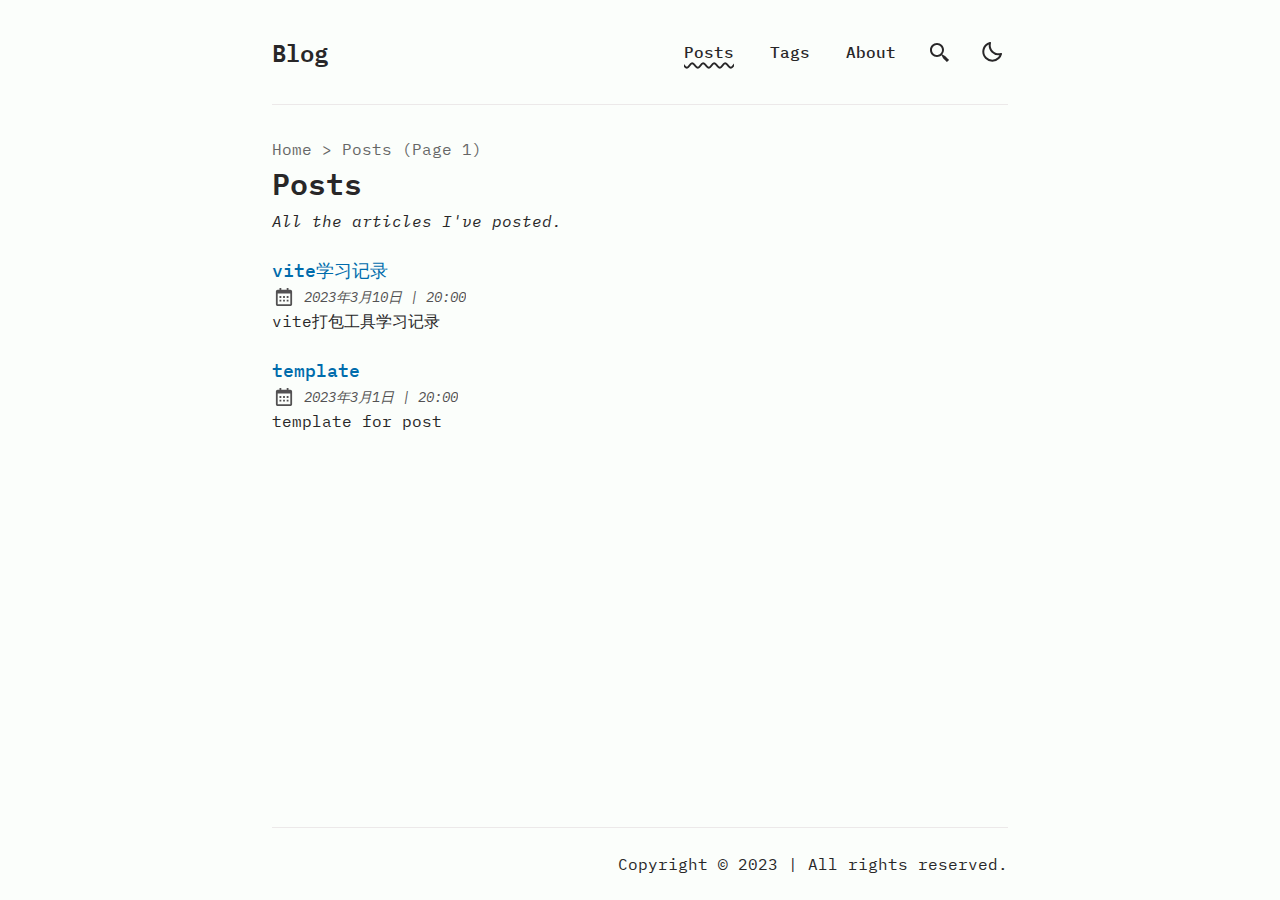
<file: posts/1/index.html>
<!DOCTYPE html>
<html lang="en">
  <head>
    <meta charset="UTF-8">
    <meta name="viewport" content="width=device-width">
    <link rel="icon" type="image/svg+xml" href="/favicon.svg">
    <link rel="canonical" href="https://astro-paper.pages.dev/posts/1/">
    <meta name="generator" content="Astro v2.0.8">

    <!-- General Meta Tags -->
    <title>Posts | Blog</title>
    <meta name="title" content="Posts | Blog">
    <meta name="description" content="A minimal, responsive and SEO-friendly Astro blog theme.">
    <meta name="author" content="Sat Naing">

    <!-- Open Graph / Facebook -->
    <meta property="og:title" content="Posts | Blog">
    <meta property="og:description" content="A minimal, responsive and SEO-friendly Astro blog theme.">
    <meta property="og:url" content="https://astro-paper.pages.dev/posts/1/">
    <meta property="og:image" content="https://astro-paper.pages.dev/astropaper-og.jpg">

    <!-- Twitter -->
    <meta property="twitter:card" content="summary_large_image">
    <meta property="twitter:url" content="https://astro-paper.pages.dev/posts/1/">
    <meta property="twitter:title" content="Posts | Blog">
    <meta property="twitter:description" content="A minimal, responsive and SEO-friendly Astro blog theme.">
    <meta property="twitter:image" content="https://astro-paper.pages.dev/astropaper-og.jpg">

    <!-- Google Font -->
    <link rel="preconnect" href="https://fonts.googleapis.com">
    <link rel="preconnect" href="https://fonts.gstatic.com" crossorigin>
    <link href="https://fonts.googleapis.com/css2?family=IBM+Plex+Mono:ital,wght@0,400;0,500;0,600;0,700;1,400;1,600&display=swap" rel="stylesheet">

    

    <script src="/toggle-theme.js"></script>
  <link rel="stylesheet" href="/_astro/about.247a8709.css" />
<link rel="stylesheet" href="/_astro/about.9dee87f4.css" />
<link rel="stylesheet" href="/_astro/_slug_.faea2550.css" />
<link rel="stylesheet" href="/_astro/_slug_.77dedcfe.css" />
<link rel="stylesheet" href="/_astro/_slug_.5d5f7e01.css" />
<link rel="stylesheet" href="/_astro/_slug_.d833ca2a.css" /><script type="module">const e=document.querySelector(".hamburger-menu"),n=document.querySelector("#menu-items")?.classList,t=document.querySelector(".icon-container")?.classList,o=document.querySelector("#first-line")?.classList,a=document.querySelector("#second-line ")?.classList,s=document.querySelector("#third-line")?.classList;e?.addEventListener("click",function(){e?.getAttribute("aria-expanded")==="false"?(e?.setAttribute("aria-expanded","true"),e?.setAttribute("aria-label","Close Menu"),n?.remove("display-none"),t?.remove("flex"),t?.add("relative"),o?.add("rotate-45","absolute","bottom-1/2"),s?.add("display-none"),a?.add("!w-full","-rotate-45","absolute","bottom-1/2")):(e?.setAttribute("aria-expanded","false"),e?.setAttribute("aria-label","Open Menu"),n?.add("display-none"),t?.add("flex"),t?.remove("relative"),o?.remove("rotate-45","absolute","bottom-1/2"),s?.remove("display-none"),a?.remove("!w-full","-rotate-45","absolute","bottom-1/2"))});
</script></head>
  <body>
    <header class="astro-3EF6KSR2">
  <a id="skip-to-content" href="#main-content" class="astro-3EF6KSR2">Skip to content</a>
  <div class="nav-container astro-3EF6KSR2">
    <div class="top-nav-wrap astro-3EF6KSR2">
      <a href="/" class="logo astro-3EF6KSR2">
        Blog
      </a>
      <nav id="nav-menu" class="astro-3EF6KSR2">
        <button class="hamburger-menu focus-outline astro-3EF6KSR2" aria-label="Open Menu" aria-expanded="false" aria-controls="menu-items">
          <div class="icon-container flex astro-3EF6KSR2">
            <div id="first-line" class="astro-3EF6KSR2"></div>
            <div id="second-line" class="astro-3EF6KSR2"></div>
            <div id="third-line" class="astro-3EF6KSR2"></div>
          </div>
        </button>
        <ul id="menu-items" class="display-none sm:flex astro-3EF6KSR2">
          <li class="astro-3EF6KSR2">
            <a href="/posts" class="active astro-3EF6KSR2">
              Posts
            </a>
          </li>
          <li class="astro-3EF6KSR2">
            <a href="/tags" class=" astro-3EF6KSR2">
              Tags
            </a>
          </li>
          <li class="astro-3EF6KSR2">
            <a href="/about" class=" astro-3EF6KSR2">
              About
            </a>
          </li>
          <li class="astro-3EF6KSR2">
            <a type="button" href="/search" tabindex="0" class="group focus-outline p-3 sm:p-1  astro-3EF6KSR2 astro-5EUNQZKT" aria-label="search" title="Search">
  <svg xmlns="http://www.w3.org/2000/svg" class="scale-125 sm:scale-100 astro-3EF6KSR2"><path d="M19.023 16.977a35.13 35.13 0 0 1-1.367-1.384c-.372-.378-.596-.653-.596-.653l-2.8-1.337A6.962 6.962 0 0 0 16 9c0-3.859-3.14-7-7-7S2 5.141 2 9s3.14 7 7 7c1.763 0 3.37-.66 4.603-1.739l1.337 2.8s.275.224.653.596c.387.363.896.854 1.384 1.367l1.358 1.392.604.646 2.121-2.121-.646-.604c-.379-.372-.885-.866-1.391-1.36zM9 14c-2.757 0-5-2.243-5-5s2.243-5 5-5 5 2.243 5 5-2.243 5-5 5z" class="astro-3EF6KSR2"></path>
              </svg>
</a>
          </li>
          <li class="astro-3EF6KSR2">
            <button id="theme-btn" class="focus-outline astro-3EF6KSR2" title="Toggles light & dark" aria-label="auto" aria-live="polite">
                  <svg xmlns="http://www.w3.org/2000/svg" id="moon-svg" class="astro-3EF6KSR2">
                    <path d="M20.742 13.045a8.088 8.088 0 0 1-2.077.271c-2.135 0-4.14-.83-5.646-2.336a8.025 8.025 0 0 1-2.064-7.723A1 1 0 0 0 9.73 2.034a10.014 10.014 0 0 0-4.489 2.582c-3.898 3.898-3.898 10.243 0 14.143a9.937 9.937 0 0 0 7.072 2.93 9.93 9.93 0 0 0 7.07-2.929 10.007 10.007 0 0 0 2.583-4.491 1.001 1.001 0 0 0-1.224-1.224zm-2.772 4.301a7.947 7.947 0 0 1-5.656 2.343 7.953 7.953 0 0 1-5.658-2.344c-3.118-3.119-3.118-8.195 0-11.314a7.923 7.923 0 0 1 2.06-1.483 10.027 10.027 0 0 0 2.89 7.848 9.972 9.972 0 0 0 7.848 2.891 8.036 8.036 0 0 1-1.484 2.059z" class="astro-3EF6KSR2"></path>
                  </svg>
                  <svg xmlns="http://www.w3.org/2000/svg" id="sun-svg" class="astro-3EF6KSR2">
                    <path d="M6.993 12c0 2.761 2.246 5.007 5.007 5.007s5.007-2.246 5.007-5.007S14.761 6.993 12 6.993 6.993 9.239 6.993 12zM12 8.993c1.658 0 3.007 1.349 3.007 3.007S13.658 15.007 12 15.007 8.993 13.658 8.993 12 10.342 8.993 12 8.993zM10.998 19h2v3h-2zm0-17h2v3h-2zm-9 9h3v2h-3zm17 0h3v2h-3zM4.219 18.363l2.12-2.122 1.415 1.414-2.12 2.122zM16.24 6.344l2.122-2.122 1.414 1.414-2.122 2.122zM6.342 7.759 4.22 5.637l1.415-1.414 2.12 2.122zm13.434 10.605-1.414 1.414-2.122-2.122 1.414-1.414z" class="astro-3EF6KSR2"></path>
                  </svg>
                </button>
          </li>
        </ul>
      </nav>
    </div>
  </div>
  <div class="max-w-3xl mx-auto px-4">
  <hr class="border-skin-line" aria-hidden="true">
</div>
</header><nav class="breadcrumb astro-ILHXCYM7" aria-label="breadcrumb">
  <ul class="astro-ILHXCYM7">
    <li class="astro-ILHXCYM7">
      <a href="/" class="astro-ILHXCYM7">Home</a>
      <span aria-hidden="true" class="astro-ILHXCYM7">&#62;</span>
    </li>
    <li class="astro-ILHXCYM7">
            <span class="capitalize astro-ILHXCYM7" aria-current="page">
              
              Posts (page 1)
            </span>
          </li>
  </ul>
</nav>
<main id="main-content" class="astro-HSP6OTUF">
  <h1 class="astro-HSP6OTUF">Posts</h1>
  <p class="astro-HSP6OTUF">All the articles I&#39;ve posted.</p>
  <ul class="astro-EENKY23Y">
      <li class="my-6"><a href="/posts/template" class="inline-block text-lg font-medium text-skin-accent decoration-dashed underline-offset-4 focus-visible:no-underline focus-visible:underline-offset-0"><h2 class="text-lg font-medium decoration-dashed hover:underline">vite学习记录</h2></a><div class="flex items-center space-x-2 opacity-80 undefined"><svg xmlns="http://www.w3.org/2000/svg" class="scale-90 inline-block h-6 w-6 fill-skin-base" aria-hidden="true"><path d="M7 11h2v2H7zm0 4h2v2H7zm4-4h2v2h-2zm0 4h2v2h-2zm4-4h2v2h-2zm0 4h2v2h-2z"></path><path d="M5 22h14c1.103 0 2-.897 2-2V6c0-1.103-.897-2-2-2h-2V2h-2v2H9V2H7v2H5c-1.103 0-2 .897-2 2v14c0 1.103.897 2 2 2zM19 8l.001 12H5V8h14z"></path></svg><span class="sr-only">Posted on:</span><span class="italic text-sm">2023年3月10日<span aria-hidden="true"> | </span><span class="sr-only"> at </span>20:00</span></div><p>vite打包工具学习记录</p></li><li class="my-6"><a href="/posts/template" class="inline-block text-lg font-medium text-skin-accent decoration-dashed underline-offset-4 focus-visible:no-underline focus-visible:underline-offset-0"><h2 class="text-lg font-medium decoration-dashed hover:underline">template</h2></a><div class="flex items-center space-x-2 opacity-80 undefined"><svg xmlns="http://www.w3.org/2000/svg" class="scale-90 inline-block h-6 w-6 fill-skin-base" aria-hidden="true"><path d="M7 11h2v2H7zm0 4h2v2H7zm4-4h2v2h-2zm0 4h2v2h-2zm4-4h2v2h-2zm0 4h2v2h-2z"></path><path d="M5 22h14c1.103 0 2-.897 2-2V6c0-1.103-.897-2-2-2h-2V2h-2v2H9V2H7v2H5c-1.103 0-2 .897-2 2v14c0 1.103.897 2 2 2zM19 8l.001 12H5V8h14z"></path></svg><span class="sr-only">Posted on:</span><span class="italic text-sm">2023年3月1日<span aria-hidden="true"> | </span><span class="sr-only"> at </span>20:00</span></div><p>template for post</p></li>
    </ul>
</main><footer class="mt-auto astro-SZ7XMLTE">
  <div class="max-w-3xl mx-auto px-0">
  <hr class="border-skin-line" aria-hidden="true">
</div>
  <div class="footer-wrapper astro-SZ7XMLTE">
    <!-- <Socials centered /> -->
    <div class="copyright-wrapper astro-SZ7XMLTE">
      <span class="astro-SZ7XMLTE">Copyright &#169; 2023</span>
      <span class="separator astro-SZ7XMLTE">&nbsp;|&nbsp;</span>
      <span class="astro-SZ7XMLTE">All rights reserved.</span>
    </div>
  </div>
</footer>
  </body></html>
</file>
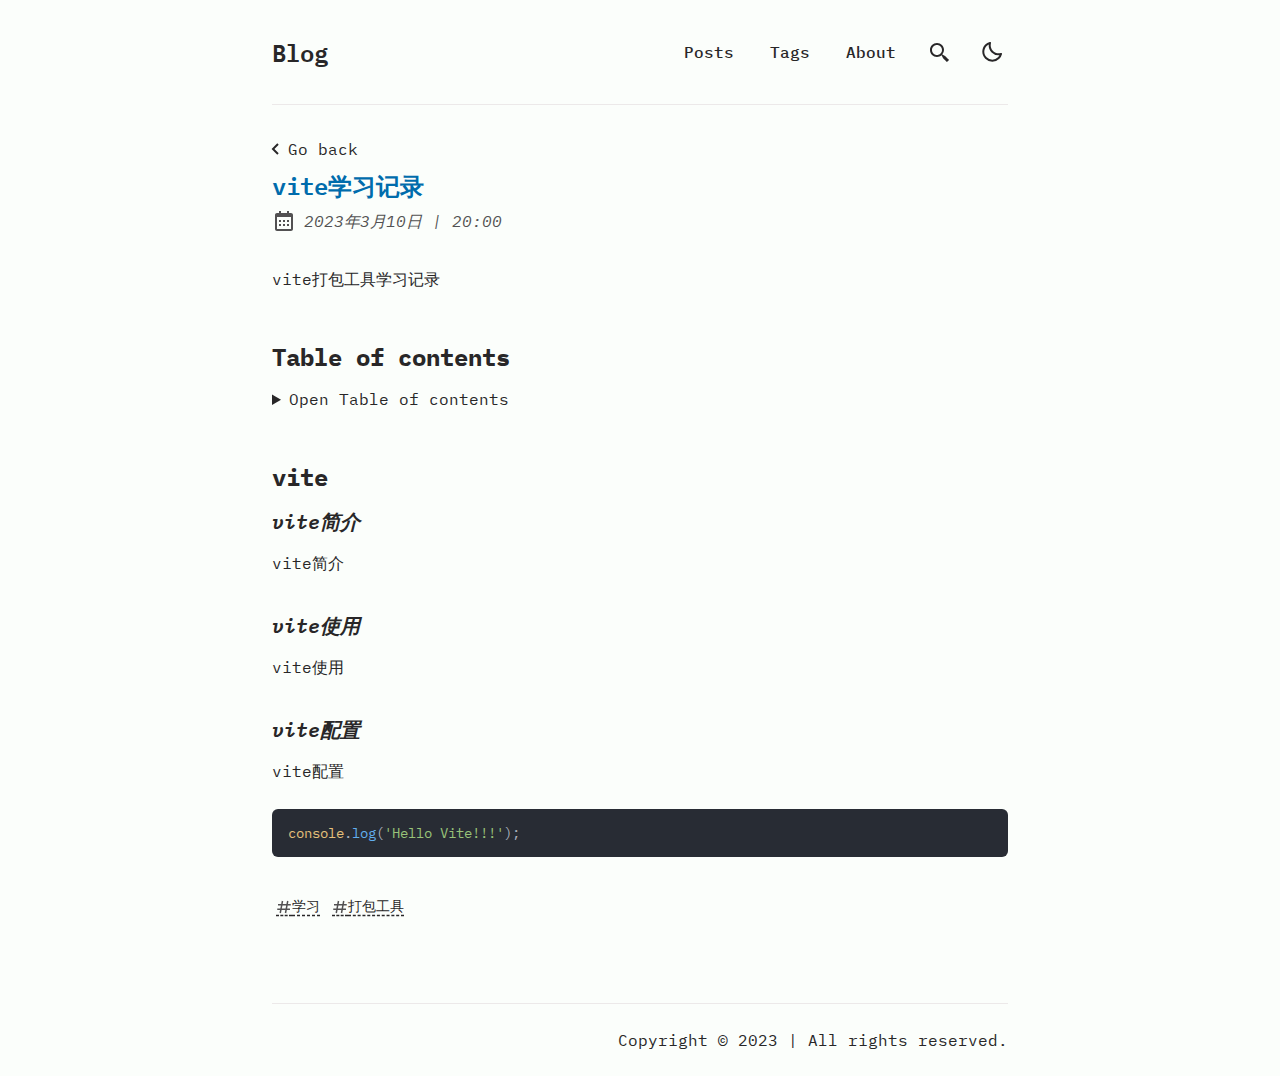
<file: posts/template/index.html>
<!DOCTYPE html>
<html lang="en">
  <head>
    <meta charset="UTF-8">
    <meta name="viewport" content="width=device-width">
    <link rel="icon" type="image/svg+xml" href="/favicon.svg">
    <link rel="canonical" href="https://astro-paper.pages.dev/posts/template/">
    <meta name="generator" content="Astro v2.0.8">

    <!-- General Meta Tags -->
    <title>vite学习记录</title>
    <meta name="title" content="vite学习记录">
    <meta name="description" content="vite打包工具学习记录">
    <meta name="author" content="yazz">

    <!-- Open Graph / Facebook -->
    <meta property="og:title" content="vite学习记录">
    <meta property="og:description" content="vite打包工具学习记录">
    <meta property="og:url" content="https://astro-paper.pages.dev/posts/template/">
    <meta property="og:image" content="https://astro-paper.pages.dev/vite%E5%AD%A6%E4%B9%A0%E8%AE%B0%E5%BD%95.svg">

    <!-- Twitter -->
    <meta property="twitter:card" content="summary_large_image">
    <meta property="twitter:url" content="https://astro-paper.pages.dev/posts/template/">
    <meta property="twitter:title" content="vite学习记录">
    <meta property="twitter:description" content="vite打包工具学习记录">
    <meta property="twitter:image" content="https://astro-paper.pages.dev/astropaper-og.jpg">

    <!-- Google Font -->
    <link rel="preconnect" href="https://fonts.googleapis.com">
    <link rel="preconnect" href="https://fonts.gstatic.com" crossorigin>
    <link href="https://fonts.googleapis.com/css2?family=IBM+Plex+Mono:ital,wght@0,400;0,500;0,600;0,700;1,400;1,600&display=swap" rel="stylesheet">

    

    <script src="/toggle-theme.js"></script>
  <link rel="stylesheet" href="/_astro/about.247a8709.css" />
<link rel="stylesheet" href="/_astro/about.9dee87f4.css" />
<link rel="stylesheet" href="/_astro/_slug_.faea2550.css" />
<link rel="stylesheet" href="/_astro/_slug_.77dedcfe.css" />
<link rel="stylesheet" href="/_astro/_slug_.5d5f7e01.css" />
<link rel="stylesheet" href="/_astro/_slug_.d833ca2a.css" /><script type="module">const e=document.querySelector(".hamburger-menu"),n=document.querySelector("#menu-items")?.classList,t=document.querySelector(".icon-container")?.classList,o=document.querySelector("#first-line")?.classList,a=document.querySelector("#second-line ")?.classList,s=document.querySelector("#third-line")?.classList;e?.addEventListener("click",function(){e?.getAttribute("aria-expanded")==="false"?(e?.setAttribute("aria-expanded","true"),e?.setAttribute("aria-label","Close Menu"),n?.remove("display-none"),t?.remove("flex"),t?.add("relative"),o?.add("rotate-45","absolute","bottom-1/2"),s?.add("display-none"),a?.add("!w-full","-rotate-45","absolute","bottom-1/2")):(e?.setAttribute("aria-expanded","false"),e?.setAttribute("aria-label","Open Menu"),n?.add("display-none"),t?.add("flex"),t?.remove("relative"),o?.remove("rotate-45","absolute","bottom-1/2"),s?.remove("display-none"),a?.remove("!w-full","-rotate-45","absolute","bottom-1/2"))});
</script></head>
  <body>
    <header class="astro-3EF6KSR2">
  <a id="skip-to-content" href="#main-content" class="astro-3EF6KSR2">Skip to content</a>
  <div class="nav-container astro-3EF6KSR2">
    <div class="top-nav-wrap astro-3EF6KSR2">
      <a href="/" class="logo astro-3EF6KSR2">
        Blog
      </a>
      <nav id="nav-menu" class="astro-3EF6KSR2">
        <button class="hamburger-menu focus-outline astro-3EF6KSR2" aria-label="Open Menu" aria-expanded="false" aria-controls="menu-items">
          <div class="icon-container flex astro-3EF6KSR2">
            <div id="first-line" class="astro-3EF6KSR2"></div>
            <div id="second-line" class="astro-3EF6KSR2"></div>
            <div id="third-line" class="astro-3EF6KSR2"></div>
          </div>
        </button>
        <ul id="menu-items" class="display-none sm:flex astro-3EF6KSR2">
          <li class="astro-3EF6KSR2">
            <a href="/posts" class=" astro-3EF6KSR2">
              Posts
            </a>
          </li>
          <li class="astro-3EF6KSR2">
            <a href="/tags" class=" astro-3EF6KSR2">
              Tags
            </a>
          </li>
          <li class="astro-3EF6KSR2">
            <a href="/about" class=" astro-3EF6KSR2">
              About
            </a>
          </li>
          <li class="astro-3EF6KSR2">
            <a type="button" href="/search" tabindex="0" class="group focus-outline p-3 sm:p-1  astro-3EF6KSR2 astro-5EUNQZKT" aria-label="search" title="Search">
  <svg xmlns="http://www.w3.org/2000/svg" class="scale-125 sm:scale-100 astro-3EF6KSR2"><path d="M19.023 16.977a35.13 35.13 0 0 1-1.367-1.384c-.372-.378-.596-.653-.596-.653l-2.8-1.337A6.962 6.962 0 0 0 16 9c0-3.859-3.14-7-7-7S2 5.141 2 9s3.14 7 7 7c1.763 0 3.37-.66 4.603-1.739l1.337 2.8s.275.224.653.596c.387.363.896.854 1.384 1.367l1.358 1.392.604.646 2.121-2.121-.646-.604c-.379-.372-.885-.866-1.391-1.36zM9 14c-2.757 0-5-2.243-5-5s2.243-5 5-5 5 2.243 5 5-2.243 5-5 5z" class="astro-3EF6KSR2"></path>
              </svg>
</a>
          </li>
          <li class="astro-3EF6KSR2">
            <button id="theme-btn" class="focus-outline astro-3EF6KSR2" title="Toggles light & dark" aria-label="auto" aria-live="polite">
                  <svg xmlns="http://www.w3.org/2000/svg" id="moon-svg" class="astro-3EF6KSR2">
                    <path d="M20.742 13.045a8.088 8.088 0 0 1-2.077.271c-2.135 0-4.14-.83-5.646-2.336a8.025 8.025 0 0 1-2.064-7.723A1 1 0 0 0 9.73 2.034a10.014 10.014 0 0 0-4.489 2.582c-3.898 3.898-3.898 10.243 0 14.143a9.937 9.937 0 0 0 7.072 2.93 9.93 9.93 0 0 0 7.07-2.929 10.007 10.007 0 0 0 2.583-4.491 1.001 1.001 0 0 0-1.224-1.224zm-2.772 4.301a7.947 7.947 0 0 1-5.656 2.343 7.953 7.953 0 0 1-5.658-2.344c-3.118-3.119-3.118-8.195 0-11.314a7.923 7.923 0 0 1 2.06-1.483 10.027 10.027 0 0 0 2.89 7.848 9.972 9.972 0 0 0 7.848 2.891 8.036 8.036 0 0 1-1.484 2.059z" class="astro-3EF6KSR2"></path>
                  </svg>
                  <svg xmlns="http://www.w3.org/2000/svg" id="sun-svg" class="astro-3EF6KSR2">
                    <path d="M6.993 12c0 2.761 2.246 5.007 5.007 5.007s5.007-2.246 5.007-5.007S14.761 6.993 12 6.993 6.993 9.239 6.993 12zM12 8.993c1.658 0 3.007 1.349 3.007 3.007S13.658 15.007 12 15.007 8.993 13.658 8.993 12 10.342 8.993 12 8.993zM10.998 19h2v3h-2zm0-17h2v3h-2zm-9 9h3v2h-3zm17 0h3v2h-3zM4.219 18.363l2.12-2.122 1.415 1.414-2.12 2.122zM16.24 6.344l2.122-2.122 1.414 1.414-2.122 2.122zM6.342 7.759 4.22 5.637l1.415-1.414 2.12 2.122zm13.434 10.605-1.414 1.414-2.122-2.122 1.414-1.414z" class="astro-3EF6KSR2"></path>
                  </svg>
                </button>
          </li>
        </ul>
      </nav>
    </div>
  </div>
  <div class="max-w-3xl mx-auto px-4">
  <hr class="border-skin-line" aria-hidden="true">
</div>
</header><div class="mx-auto flex w-full max-w-3xl justify-start px-2 astro-VJ4TPSPI">
    <button class="focus-outline mt-8 mb-2 flex hover:opacity-75 astro-VJ4TPSPI" onclick="history.back()">
      <svg xmlns="http://www.w3.org/2000/svg" class="astro-VJ4TPSPI"><path d="M13.293 6.293 7.586 12l5.707 5.707 1.414-1.414L10.414 12l4.293-4.293z" class="astro-VJ4TPSPI"></path>
      </svg><span class="astro-VJ4TPSPI">Go back</span>
    </button>
  </div><main id="main-content" class="astro-VJ4TPSPI">
    <h1 class="post-title astro-VJ4TPSPI">vite学习记录</h1>
    <div class="flex items-center space-x-2 opacity-80 my-2 astro-VJ4TPSPI"><svg xmlns="http://www.w3.org/2000/svg" class="scale-100 inline-block h-6 w-6 fill-skin-base" aria-hidden="true"><path d="M7 11h2v2H7zm0 4h2v2H7zm4-4h2v2h-2zm0 4h2v2h-2zm4-4h2v2h-2zm0 4h2v2h-2z"></path><path d="M5 22h14c1.103 0 2-.897 2-2V6c0-1.103-.897-2-2-2h-2V2h-2v2H9V2H7v2H5c-1.103 0-2 .897-2 2v14c0 1.103.897 2 2 2zM19 8l.001 12H5V8h14z"></path></svg><span class="sr-only">Posted on:</span><span class="italic text-base">2023年3月10日<span aria-hidden="true"> | </span><span class="sr-only"> at </span>20:00</span></div>
    <article id="article" role="article" class="prose mx-auto mt-8 max-w-3xl astro-VJ4TPSPI">
      <p>vite打包工具学习记录</p>
<h2 id="table-of-contents"><strong>Table of contents</strong></h2>
<p></p><details><summary>Open Table of contents</summary><p></p>
<ul>
<li>
<p><a href="#vite">vite</a></p>
<ul>
<li><a href="#vite%E7%AE%80%E4%BB%8B">vite简介</a></li>
<li><a href="#vite%E4%BD%BF%E7%94%A8">vite使用</a></li>
<li><a href="#vite%E9%85%8D%E7%BD%AE">vite配置</a></li>
</ul>
</li>
</ul>
<p></p></details><p></p>
<h2 id="vite">vite</h2>
<h3 id="vite简介">vite简介</h3>
<p>vite简介</p>
<h3 id="vite使用">vite使用</h3>
<p>vite使用</p>
<h3 id="vite配置">vite配置</h3>
<p>vite配置</p>
<pre is:raw="" class="astro-code" style="background-color: #282c34; overflow-x: auto; white-space: pre-wrap; word-wrap: break-word;"><code><span class="line"><span style="color: #E5C07B">console</span><span style="color: #ABB2BF">.</span><span style="color: #61AFEF">log</span><span style="color: #ABB2BF">(</span><span style="color: #98C379">'Hello Vite!!!'</span><span style="color: #ABB2BF">);</span></span></code></pre>
    </article>

    <ul class="tags-container astro-VJ4TPSPI">
      <li class="inline-block my-1 underline-offset-4 astro-BLWJYJPT">
  <a href="/tags/学习" class="text-sm pr-2 group astro-BLWJYJPT">
    <svg xmlns="http://www.w3.org/2000/svg" class=" scale-75 astro-BLWJYJPT"><path d="M16.018 3.815 15.232 8h-4.966l.716-3.815-1.964-.37L8.232 8H4v2h3.857l-.751 4H3v2h3.731l-.714 3.805 1.965.369L8.766 16h4.966l-.714 3.805 1.965.369.783-4.174H20v-2h-3.859l.751-4H21V8h-3.733l.716-3.815-1.965-.37zM14.106 14H9.141l.751-4h4.966l-.752 4z" class="astro-BLWJYJPT"></path>
    </svg>
    &nbsp;<span class="astro-BLWJYJPT">学习</span>
  </a>
</li><li class="inline-block my-1 underline-offset-4 astro-BLWJYJPT">
  <a href="/tags/打包工具" class="text-sm pr-2 group astro-BLWJYJPT">
    <svg xmlns="http://www.w3.org/2000/svg" class=" scale-75 astro-BLWJYJPT"><path d="M16.018 3.815 15.232 8h-4.966l.716-3.815-1.964-.37L8.232 8H4v2h3.857l-.751 4H3v2h3.731l-.714 3.805 1.965.369L8.766 16h4.966l-.714 3.805 1.965.369.783-4.174H20v-2h-3.859l.751-4H21V8h-3.733l.716-3.815-1.965-.37zM14.106 14H9.141l.751-4h4.966l-.752 4z" class="astro-BLWJYJPT"></path>
    </svg>
    &nbsp;<span class="astro-BLWJYJPT">打包工具</span>
  </a>
</li>
    </ul>
  </main><footer class="mt-auto astro-SZ7XMLTE">
  <div class="max-w-3xl mx-auto px-0">
  <hr class="border-skin-line" aria-hidden="true">
</div>
  <div class="footer-wrapper astro-SZ7XMLTE">
    <!-- <Socials centered /> -->
    <div class="copyright-wrapper astro-SZ7XMLTE">
      <span class="astro-SZ7XMLTE">Copyright &#169; 2023</span>
      <span class="separator astro-SZ7XMLTE">&nbsp;|&nbsp;</span>
      <span class="astro-SZ7XMLTE">All rights reserved.</span>
    </div>
  </div>
</footer>
  </body></html>
</file>
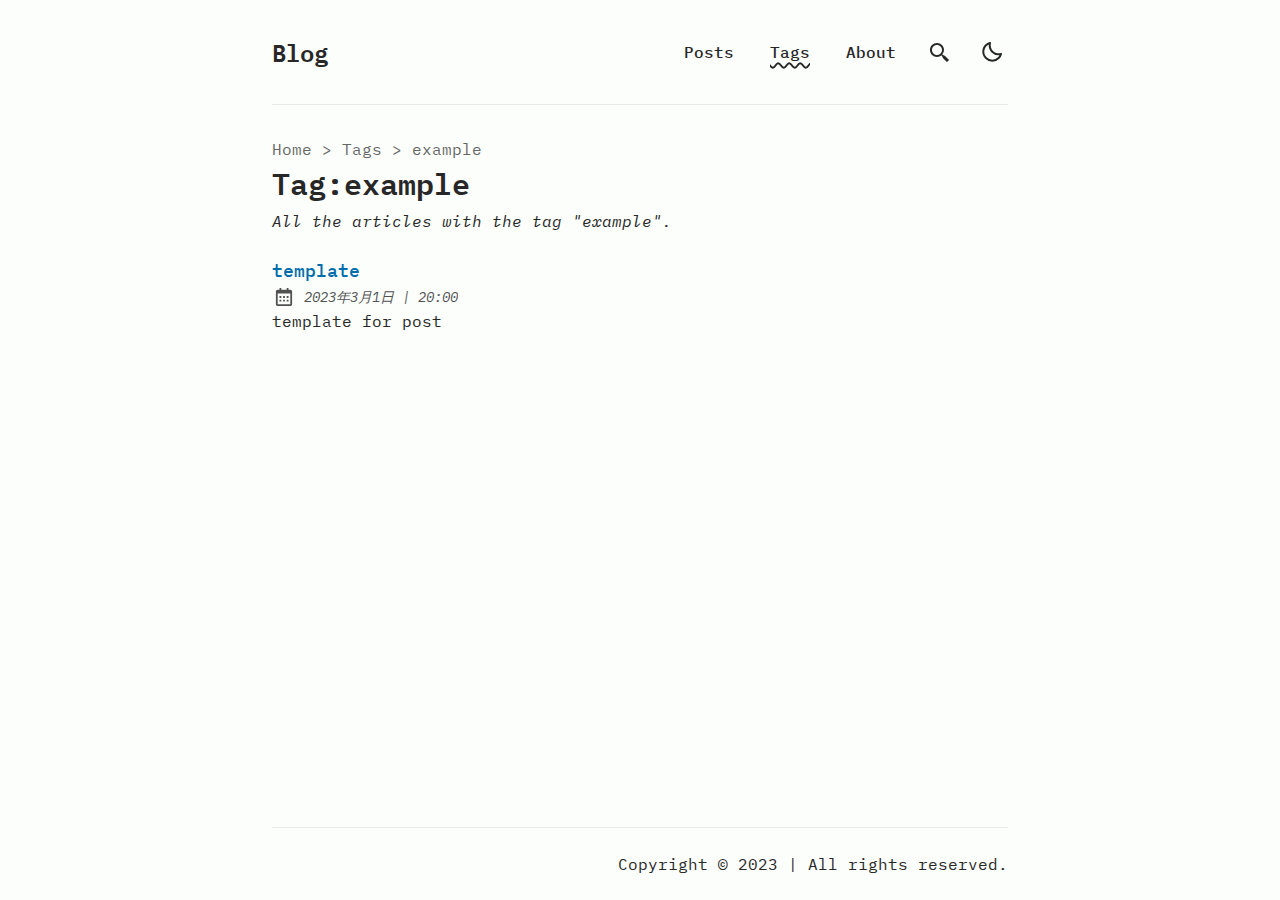
<file: tags/example/index.html>
<!DOCTYPE html>
<html lang="en">
  <head>
    <meta charset="UTF-8">
    <meta name="viewport" content="width=device-width">
    <link rel="icon" type="image/svg+xml" href="/favicon.svg">
    <link rel="canonical" href="https://astro-paper.pages.dev/tags/example/">
    <meta name="generator" content="Astro v2.0.8">

    <!-- General Meta Tags -->
    <title>Tag:example | Blog</title>
    <meta name="title" content="Tag:example | Blog">
    <meta name="description" content="A minimal, responsive and SEO-friendly Astro blog theme.">
    <meta name="author" content="Sat Naing">

    <!-- Open Graph / Facebook -->
    <meta property="og:title" content="Tag:example | Blog">
    <meta property="og:description" content="A minimal, responsive and SEO-friendly Astro blog theme.">
    <meta property="og:url" content="https://astro-paper.pages.dev/tags/example/">
    <meta property="og:image" content="https://astro-paper.pages.dev/astropaper-og.jpg">

    <!-- Twitter -->
    <meta property="twitter:card" content="summary_large_image">
    <meta property="twitter:url" content="https://astro-paper.pages.dev/tags/example/">
    <meta property="twitter:title" content="Tag:example | Blog">
    <meta property="twitter:description" content="A minimal, responsive and SEO-friendly Astro blog theme.">
    <meta property="twitter:image" content="https://astro-paper.pages.dev/astropaper-og.jpg">

    <!-- Google Font -->
    <link rel="preconnect" href="https://fonts.googleapis.com">
    <link rel="preconnect" href="https://fonts.gstatic.com" crossorigin>
    <link href="https://fonts.googleapis.com/css2?family=IBM+Plex+Mono:ital,wght@0,400;0,500;0,600;0,700;1,400;1,600&display=swap" rel="stylesheet">

    

    <script src="/toggle-theme.js"></script>
  <link rel="stylesheet" href="/_astro/about.247a8709.css" />
<link rel="stylesheet" href="/_astro/about.9dee87f4.css" />
<link rel="stylesheet" href="/_astro/_slug_.faea2550.css" /><script type="module">const e=document.querySelector(".hamburger-menu"),n=document.querySelector("#menu-items")?.classList,t=document.querySelector(".icon-container")?.classList,o=document.querySelector("#first-line")?.classList,a=document.querySelector("#second-line ")?.classList,s=document.querySelector("#third-line")?.classList;e?.addEventListener("click",function(){e?.getAttribute("aria-expanded")==="false"?(e?.setAttribute("aria-expanded","true"),e?.setAttribute("aria-label","Close Menu"),n?.remove("display-none"),t?.remove("flex"),t?.add("relative"),o?.add("rotate-45","absolute","bottom-1/2"),s?.add("display-none"),a?.add("!w-full","-rotate-45","absolute","bottom-1/2")):(e?.setAttribute("aria-expanded","false"),e?.setAttribute("aria-label","Open Menu"),n?.add("display-none"),t?.add("flex"),t?.remove("relative"),o?.remove("rotate-45","absolute","bottom-1/2"),s?.remove("display-none"),a?.remove("!w-full","-rotate-45","absolute","bottom-1/2"))});
</script></head>
  <body>
    <header class="astro-3EF6KSR2">
  <a id="skip-to-content" href="#main-content" class="astro-3EF6KSR2">Skip to content</a>
  <div class="nav-container astro-3EF6KSR2">
    <div class="top-nav-wrap astro-3EF6KSR2">
      <a href="/" class="logo astro-3EF6KSR2">
        Blog
      </a>
      <nav id="nav-menu" class="astro-3EF6KSR2">
        <button class="hamburger-menu focus-outline astro-3EF6KSR2" aria-label="Open Menu" aria-expanded="false" aria-controls="menu-items">
          <div class="icon-container flex astro-3EF6KSR2">
            <div id="first-line" class="astro-3EF6KSR2"></div>
            <div id="second-line" class="astro-3EF6KSR2"></div>
            <div id="third-line" class="astro-3EF6KSR2"></div>
          </div>
        </button>
        <ul id="menu-items" class="display-none sm:flex astro-3EF6KSR2">
          <li class="astro-3EF6KSR2">
            <a href="/posts" class=" astro-3EF6KSR2">
              Posts
            </a>
          </li>
          <li class="astro-3EF6KSR2">
            <a href="/tags" class="active astro-3EF6KSR2">
              Tags
            </a>
          </li>
          <li class="astro-3EF6KSR2">
            <a href="/about" class=" astro-3EF6KSR2">
              About
            </a>
          </li>
          <li class="astro-3EF6KSR2">
            <a type="button" href="/search" tabindex="0" class="group focus-outline p-3 sm:p-1  astro-3EF6KSR2 astro-5EUNQZKT" aria-label="search" title="Search">
  <svg xmlns="http://www.w3.org/2000/svg" class="scale-125 sm:scale-100 astro-3EF6KSR2"><path d="M19.023 16.977a35.13 35.13 0 0 1-1.367-1.384c-.372-.378-.596-.653-.596-.653l-2.8-1.337A6.962 6.962 0 0 0 16 9c0-3.859-3.14-7-7-7S2 5.141 2 9s3.14 7 7 7c1.763 0 3.37-.66 4.603-1.739l1.337 2.8s.275.224.653.596c.387.363.896.854 1.384 1.367l1.358 1.392.604.646 2.121-2.121-.646-.604c-.379-.372-.885-.866-1.391-1.36zM9 14c-2.757 0-5-2.243-5-5s2.243-5 5-5 5 2.243 5 5-2.243 5-5 5z" class="astro-3EF6KSR2"></path>
              </svg>
</a>
          </li>
          <li class="astro-3EF6KSR2">
            <button id="theme-btn" class="focus-outline astro-3EF6KSR2" title="Toggles light & dark" aria-label="auto" aria-live="polite">
                  <svg xmlns="http://www.w3.org/2000/svg" id="moon-svg" class="astro-3EF6KSR2">
                    <path d="M20.742 13.045a8.088 8.088 0 0 1-2.077.271c-2.135 0-4.14-.83-5.646-2.336a8.025 8.025 0 0 1-2.064-7.723A1 1 0 0 0 9.73 2.034a10.014 10.014 0 0 0-4.489 2.582c-3.898 3.898-3.898 10.243 0 14.143a9.937 9.937 0 0 0 7.072 2.93 9.93 9.93 0 0 0 7.07-2.929 10.007 10.007 0 0 0 2.583-4.491 1.001 1.001 0 0 0-1.224-1.224zm-2.772 4.301a7.947 7.947 0 0 1-5.656 2.343 7.953 7.953 0 0 1-5.658-2.344c-3.118-3.119-3.118-8.195 0-11.314a7.923 7.923 0 0 1 2.06-1.483 10.027 10.027 0 0 0 2.89 7.848 9.972 9.972 0 0 0 7.848 2.891 8.036 8.036 0 0 1-1.484 2.059z" class="astro-3EF6KSR2"></path>
                  </svg>
                  <svg xmlns="http://www.w3.org/2000/svg" id="sun-svg" class="astro-3EF6KSR2">
                    <path d="M6.993 12c0 2.761 2.246 5.007 5.007 5.007s5.007-2.246 5.007-5.007S14.761 6.993 12 6.993 6.993 9.239 6.993 12zM12 8.993c1.658 0 3.007 1.349 3.007 3.007S13.658 15.007 12 15.007 8.993 13.658 8.993 12 10.342 8.993 12 8.993zM10.998 19h2v3h-2zm0-17h2v3h-2zm-9 9h3v2h-3zm17 0h3v2h-3zM4.219 18.363l2.12-2.122 1.415 1.414-2.12 2.122zM16.24 6.344l2.122-2.122 1.414 1.414-2.122 2.122zM6.342 7.759 4.22 5.637l1.415-1.414 2.12 2.122zm13.434 10.605-1.414 1.414-2.122-2.122 1.414-1.414z" class="astro-3EF6KSR2"></path>
                  </svg>
                </button>
          </li>
        </ul>
      </nav>
    </div>
  </div>
  <div class="max-w-3xl mx-auto px-4">
  <hr class="border-skin-line" aria-hidden="true">
</div>
</header><nav class="breadcrumb astro-ILHXCYM7" aria-label="breadcrumb">
  <ul class="astro-ILHXCYM7">
    <li class="astro-ILHXCYM7">
      <a href="/" class="astro-ILHXCYM7">Home</a>
      <span aria-hidden="true" class="astro-ILHXCYM7">&#62;</span>
    </li>
    <li class="astro-ILHXCYM7">
            <a href="/tags" class="astro-ILHXCYM7">tags</a>
            <span aria-hidden="true" class="astro-ILHXCYM7">&#62;</span>
          </li><li class="astro-ILHXCYM7">
            <span class="lowercase astro-ILHXCYM7" aria-current="page">
              
              example
            </span>
          </li>
  </ul>
</nav>
<main id="main-content" class="astro-HSP6OTUF">
  <h1 class="astro-HSP6OTUF">Tag:example</h1>
  <p class="astro-HSP6OTUF">All the articles with the tag &quot;example&quot;.</p>
  <ul>
      <li class="my-6"><a href="/posts/template" class="inline-block text-lg font-medium text-skin-accent decoration-dashed underline-offset-4 focus-visible:no-underline focus-visible:underline-offset-0"><h2 class="text-lg font-medium decoration-dashed hover:underline">template</h2></a><div class="flex items-center space-x-2 opacity-80 undefined"><svg xmlns="http://www.w3.org/2000/svg" class="scale-90 inline-block h-6 w-6 fill-skin-base" aria-hidden="true"><path d="M7 11h2v2H7zm0 4h2v2H7zm4-4h2v2h-2zm0 4h2v2h-2zm4-4h2v2h-2zm0 4h2v2h-2z"></path><path d="M5 22h14c1.103 0 2-.897 2-2V6c0-1.103-.897-2-2-2h-2V2h-2v2H9V2H7v2H5c-1.103 0-2 .897-2 2v14c0 1.103.897 2 2 2zM19 8l.001 12H5V8h14z"></path></svg><span class="sr-only">Posted on:</span><span class="italic text-sm">2023年3月1日<span aria-hidden="true"> | </span><span class="sr-only"> at </span>20:00</span></div><p>template for post</p></li>
    </ul>
</main><footer class="mt-auto astro-SZ7XMLTE">
  <div class="max-w-3xl mx-auto px-0">
  <hr class="border-skin-line" aria-hidden="true">
</div>
  <div class="footer-wrapper astro-SZ7XMLTE">
    <!-- <Socials centered /> -->
    <div class="copyright-wrapper astro-SZ7XMLTE">
      <span class="astro-SZ7XMLTE">Copyright &#169; 2023</span>
      <span class="separator astro-SZ7XMLTE">&nbsp;|&nbsp;</span>
      <span class="astro-SZ7XMLTE">All rights reserved.</span>
    </div>
  </div>
</footer>
  </body></html>
</file>
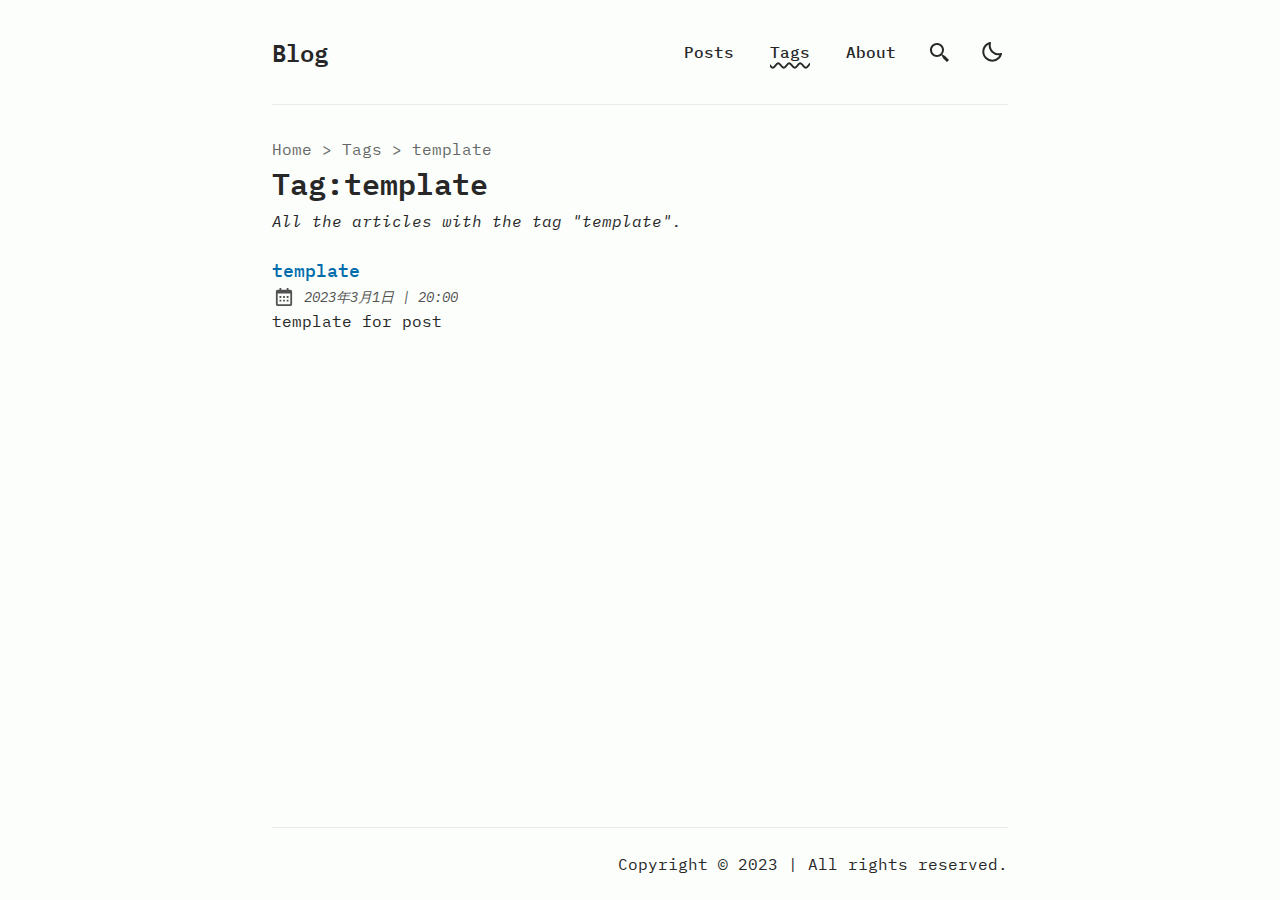
<file: tags/template/index.html>
<!DOCTYPE html>
<html lang="en">
  <head>
    <meta charset="UTF-8">
    <meta name="viewport" content="width=device-width">
    <link rel="icon" type="image/svg+xml" href="/favicon.svg">
    <link rel="canonical" href="https://astro-paper.pages.dev/tags/template/">
    <meta name="generator" content="Astro v2.0.8">

    <!-- General Meta Tags -->
    <title>Tag:template | Blog</title>
    <meta name="title" content="Tag:template | Blog">
    <meta name="description" content="A minimal, responsive and SEO-friendly Astro blog theme.">
    <meta name="author" content="Sat Naing">

    <!-- Open Graph / Facebook -->
    <meta property="og:title" content="Tag:template | Blog">
    <meta property="og:description" content="A minimal, responsive and SEO-friendly Astro blog theme.">
    <meta property="og:url" content="https://astro-paper.pages.dev/tags/template/">
    <meta property="og:image" content="https://astro-paper.pages.dev/astropaper-og.jpg">

    <!-- Twitter -->
    <meta property="twitter:card" content="summary_large_image">
    <meta property="twitter:url" content="https://astro-paper.pages.dev/tags/template/">
    <meta property="twitter:title" content="Tag:template | Blog">
    <meta property="twitter:description" content="A minimal, responsive and SEO-friendly Astro blog theme.">
    <meta property="twitter:image" content="https://astro-paper.pages.dev/astropaper-og.jpg">

    <!-- Google Font -->
    <link rel="preconnect" href="https://fonts.googleapis.com">
    <link rel="preconnect" href="https://fonts.gstatic.com" crossorigin>
    <link href="https://fonts.googleapis.com/css2?family=IBM+Plex+Mono:ital,wght@0,400;0,500;0,600;0,700;1,400;1,600&display=swap" rel="stylesheet">

    

    <script src="/toggle-theme.js"></script>
  <link rel="stylesheet" href="/_astro/about.247a8709.css" />
<link rel="stylesheet" href="/_astro/about.9dee87f4.css" />
<link rel="stylesheet" href="/_astro/_slug_.faea2550.css" /><script type="module">const e=document.querySelector(".hamburger-menu"),n=document.querySelector("#menu-items")?.classList,t=document.querySelector(".icon-container")?.classList,o=document.querySelector("#first-line")?.classList,a=document.querySelector("#second-line ")?.classList,s=document.querySelector("#third-line")?.classList;e?.addEventListener("click",function(){e?.getAttribute("aria-expanded")==="false"?(e?.setAttribute("aria-expanded","true"),e?.setAttribute("aria-label","Close Menu"),n?.remove("display-none"),t?.remove("flex"),t?.add("relative"),o?.add("rotate-45","absolute","bottom-1/2"),s?.add("display-none"),a?.add("!w-full","-rotate-45","absolute","bottom-1/2")):(e?.setAttribute("aria-expanded","false"),e?.setAttribute("aria-label","Open Menu"),n?.add("display-none"),t?.add("flex"),t?.remove("relative"),o?.remove("rotate-45","absolute","bottom-1/2"),s?.remove("display-none"),a?.remove("!w-full","-rotate-45","absolute","bottom-1/2"))});
</script></head>
  <body>
    <header class="astro-3EF6KSR2">
  <a id="skip-to-content" href="#main-content" class="astro-3EF6KSR2">Skip to content</a>
  <div class="nav-container astro-3EF6KSR2">
    <div class="top-nav-wrap astro-3EF6KSR2">
      <a href="/" class="logo astro-3EF6KSR2">
        Blog
      </a>
      <nav id="nav-menu" class="astro-3EF6KSR2">
        <button class="hamburger-menu focus-outline astro-3EF6KSR2" aria-label="Open Menu" aria-expanded="false" aria-controls="menu-items">
          <div class="icon-container flex astro-3EF6KSR2">
            <div id="first-line" class="astro-3EF6KSR2"></div>
            <div id="second-line" class="astro-3EF6KSR2"></div>
            <div id="third-line" class="astro-3EF6KSR2"></div>
          </div>
        </button>
        <ul id="menu-items" class="display-none sm:flex astro-3EF6KSR2">
          <li class="astro-3EF6KSR2">
            <a href="/posts" class=" astro-3EF6KSR2">
              Posts
            </a>
          </li>
          <li class="astro-3EF6KSR2">
            <a href="/tags" class="active astro-3EF6KSR2">
              Tags
            </a>
          </li>
          <li class="astro-3EF6KSR2">
            <a href="/about" class=" astro-3EF6KSR2">
              About
            </a>
          </li>
          <li class="astro-3EF6KSR2">
            <a type="button" href="/search" tabindex="0" class="group focus-outline p-3 sm:p-1  astro-3EF6KSR2 astro-5EUNQZKT" aria-label="search" title="Search">
  <svg xmlns="http://www.w3.org/2000/svg" class="scale-125 sm:scale-100 astro-3EF6KSR2"><path d="M19.023 16.977a35.13 35.13 0 0 1-1.367-1.384c-.372-.378-.596-.653-.596-.653l-2.8-1.337A6.962 6.962 0 0 0 16 9c0-3.859-3.14-7-7-7S2 5.141 2 9s3.14 7 7 7c1.763 0 3.37-.66 4.603-1.739l1.337 2.8s.275.224.653.596c.387.363.896.854 1.384 1.367l1.358 1.392.604.646 2.121-2.121-.646-.604c-.379-.372-.885-.866-1.391-1.36zM9 14c-2.757 0-5-2.243-5-5s2.243-5 5-5 5 2.243 5 5-2.243 5-5 5z" class="astro-3EF6KSR2"></path>
              </svg>
</a>
          </li>
          <li class="astro-3EF6KSR2">
            <button id="theme-btn" class="focus-outline astro-3EF6KSR2" title="Toggles light & dark" aria-label="auto" aria-live="polite">
                  <svg xmlns="http://www.w3.org/2000/svg" id="moon-svg" class="astro-3EF6KSR2">
                    <path d="M20.742 13.045a8.088 8.088 0 0 1-2.077.271c-2.135 0-4.14-.83-5.646-2.336a8.025 8.025 0 0 1-2.064-7.723A1 1 0 0 0 9.73 2.034a10.014 10.014 0 0 0-4.489 2.582c-3.898 3.898-3.898 10.243 0 14.143a9.937 9.937 0 0 0 7.072 2.93 9.93 9.93 0 0 0 7.07-2.929 10.007 10.007 0 0 0 2.583-4.491 1.001 1.001 0 0 0-1.224-1.224zm-2.772 4.301a7.947 7.947 0 0 1-5.656 2.343 7.953 7.953 0 0 1-5.658-2.344c-3.118-3.119-3.118-8.195 0-11.314a7.923 7.923 0 0 1 2.06-1.483 10.027 10.027 0 0 0 2.89 7.848 9.972 9.972 0 0 0 7.848 2.891 8.036 8.036 0 0 1-1.484 2.059z" class="astro-3EF6KSR2"></path>
                  </svg>
                  <svg xmlns="http://www.w3.org/2000/svg" id="sun-svg" class="astro-3EF6KSR2">
                    <path d="M6.993 12c0 2.761 2.246 5.007 5.007 5.007s5.007-2.246 5.007-5.007S14.761 6.993 12 6.993 6.993 9.239 6.993 12zM12 8.993c1.658 0 3.007 1.349 3.007 3.007S13.658 15.007 12 15.007 8.993 13.658 8.993 12 10.342 8.993 12 8.993zM10.998 19h2v3h-2zm0-17h2v3h-2zm-9 9h3v2h-3zm17 0h3v2h-3zM4.219 18.363l2.12-2.122 1.415 1.414-2.12 2.122zM16.24 6.344l2.122-2.122 1.414 1.414-2.122 2.122zM6.342 7.759 4.22 5.637l1.415-1.414 2.12 2.122zm13.434 10.605-1.414 1.414-2.122-2.122 1.414-1.414z" class="astro-3EF6KSR2"></path>
                  </svg>
                </button>
          </li>
        </ul>
      </nav>
    </div>
  </div>
  <div class="max-w-3xl mx-auto px-4">
  <hr class="border-skin-line" aria-hidden="true">
</div>
</header><nav class="breadcrumb astro-ILHXCYM7" aria-label="breadcrumb">
  <ul class="astro-ILHXCYM7">
    <li class="astro-ILHXCYM7">
      <a href="/" class="astro-ILHXCYM7">Home</a>
      <span aria-hidden="true" class="astro-ILHXCYM7">&#62;</span>
    </li>
    <li class="astro-ILHXCYM7">
            <a href="/tags" class="astro-ILHXCYM7">tags</a>
            <span aria-hidden="true" class="astro-ILHXCYM7">&#62;</span>
          </li><li class="astro-ILHXCYM7">
            <span class="lowercase astro-ILHXCYM7" aria-current="page">
              
              template
            </span>
          </li>
  </ul>
</nav>
<main id="main-content" class="astro-HSP6OTUF">
  <h1 class="astro-HSP6OTUF">Tag:template</h1>
  <p class="astro-HSP6OTUF">All the articles with the tag &quot;template&quot;.</p>
  <ul>
      <li class="my-6"><a href="/posts/template" class="inline-block text-lg font-medium text-skin-accent decoration-dashed underline-offset-4 focus-visible:no-underline focus-visible:underline-offset-0"><h2 class="text-lg font-medium decoration-dashed hover:underline">template</h2></a><div class="flex items-center space-x-2 opacity-80 undefined"><svg xmlns="http://www.w3.org/2000/svg" class="scale-90 inline-block h-6 w-6 fill-skin-base" aria-hidden="true"><path d="M7 11h2v2H7zm0 4h2v2H7zm4-4h2v2h-2zm0 4h2v2h-2zm4-4h2v2h-2zm0 4h2v2h-2z"></path><path d="M5 22h14c1.103 0 2-.897 2-2V6c0-1.103-.897-2-2-2h-2V2h-2v2H9V2H7v2H5c-1.103 0-2 .897-2 2v14c0 1.103.897 2 2 2zM19 8l.001 12H5V8h14z"></path></svg><span class="sr-only">Posted on:</span><span class="italic text-sm">2023年3月1日<span aria-hidden="true"> | </span><span class="sr-only"> at </span>20:00</span></div><p>template for post</p></li>
    </ul>
</main><footer class="mt-auto astro-SZ7XMLTE">
  <div class="max-w-3xl mx-auto px-0">
  <hr class="border-skin-line" aria-hidden="true">
</div>
  <div class="footer-wrapper astro-SZ7XMLTE">
    <!-- <Socials centered /> -->
    <div class="copyright-wrapper astro-SZ7XMLTE">
      <span class="astro-SZ7XMLTE">Copyright &#169; 2023</span>
      <span class="separator astro-SZ7XMLTE">&nbsp;|&nbsp;</span>
      <span class="astro-SZ7XMLTE">All rights reserved.</span>
    </div>
  </div>
</footer>
  </body></html>
</file>
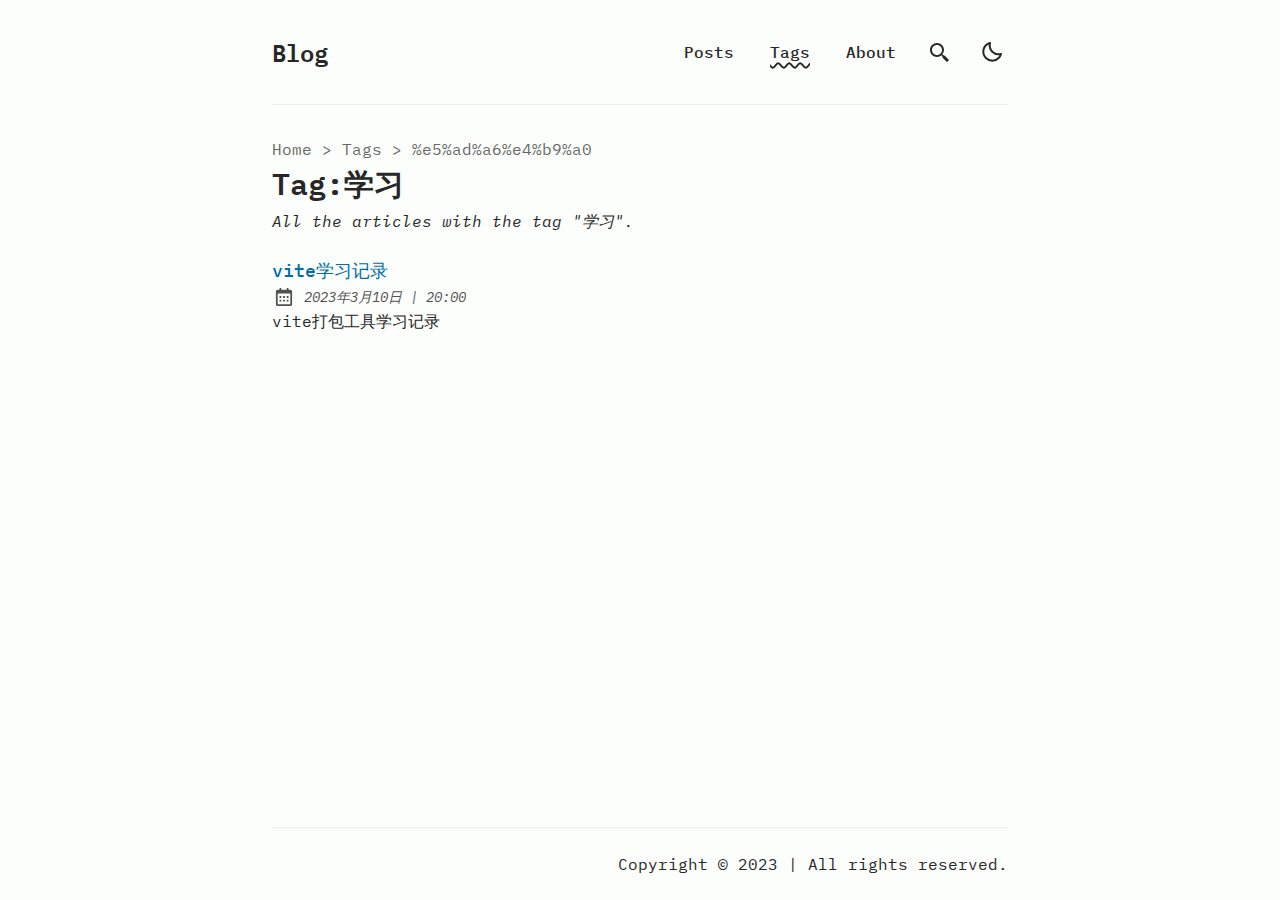
<file: tags/学习/index.html>
<!DOCTYPE html>
<html lang="en">
  <head>
    <meta charset="UTF-8">
    <meta name="viewport" content="width=device-width">
    <link rel="icon" type="image/svg+xml" href="/favicon.svg">
    <link rel="canonical" href="https://astro-paper.pages.dev/tags/%E5%AD%A6%E4%B9%A0/">
    <meta name="generator" content="Astro v2.0.8">

    <!-- General Meta Tags -->
    <title>Tag:学习 | Blog</title>
    <meta name="title" content="Tag:学习 | Blog">
    <meta name="description" content="A minimal, responsive and SEO-friendly Astro blog theme.">
    <meta name="author" content="Sat Naing">

    <!-- Open Graph / Facebook -->
    <meta property="og:title" content="Tag:学习 | Blog">
    <meta property="og:description" content="A minimal, responsive and SEO-friendly Astro blog theme.">
    <meta property="og:url" content="https://astro-paper.pages.dev/tags/%E5%AD%A6%E4%B9%A0/">
    <meta property="og:image" content="https://astro-paper.pages.dev/astropaper-og.jpg">

    <!-- Twitter -->
    <meta property="twitter:card" content="summary_large_image">
    <meta property="twitter:url" content="https://astro-paper.pages.dev/tags/%E5%AD%A6%E4%B9%A0/">
    <meta property="twitter:title" content="Tag:学习 | Blog">
    <meta property="twitter:description" content="A minimal, responsive and SEO-friendly Astro blog theme.">
    <meta property="twitter:image" content="https://astro-paper.pages.dev/astropaper-og.jpg">

    <!-- Google Font -->
    <link rel="preconnect" href="https://fonts.googleapis.com">
    <link rel="preconnect" href="https://fonts.gstatic.com" crossorigin>
    <link href="https://fonts.googleapis.com/css2?family=IBM+Plex+Mono:ital,wght@0,400;0,500;0,600;0,700;1,400;1,600&display=swap" rel="stylesheet">

    

    <script src="/toggle-theme.js"></script>
  <link rel="stylesheet" href="/_astro/about.247a8709.css" />
<link rel="stylesheet" href="/_astro/about.9dee87f4.css" />
<link rel="stylesheet" href="/_astro/_slug_.faea2550.css" /><script type="module">const e=document.querySelector(".hamburger-menu"),n=document.querySelector("#menu-items")?.classList,t=document.querySelector(".icon-container")?.classList,o=document.querySelector("#first-line")?.classList,a=document.querySelector("#second-line ")?.classList,s=document.querySelector("#third-line")?.classList;e?.addEventListener("click",function(){e?.getAttribute("aria-expanded")==="false"?(e?.setAttribute("aria-expanded","true"),e?.setAttribute("aria-label","Close Menu"),n?.remove("display-none"),t?.remove("flex"),t?.add("relative"),o?.add("rotate-45","absolute","bottom-1/2"),s?.add("display-none"),a?.add("!w-full","-rotate-45","absolute","bottom-1/2")):(e?.setAttribute("aria-expanded","false"),e?.setAttribute("aria-label","Open Menu"),n?.add("display-none"),t?.add("flex"),t?.remove("relative"),o?.remove("rotate-45","absolute","bottom-1/2"),s?.remove("display-none"),a?.remove("!w-full","-rotate-45","absolute","bottom-1/2"))});
</script></head>
  <body>
    <header class="astro-3EF6KSR2">
  <a id="skip-to-content" href="#main-content" class="astro-3EF6KSR2">Skip to content</a>
  <div class="nav-container astro-3EF6KSR2">
    <div class="top-nav-wrap astro-3EF6KSR2">
      <a href="/" class="logo astro-3EF6KSR2">
        Blog
      </a>
      <nav id="nav-menu" class="astro-3EF6KSR2">
        <button class="hamburger-menu focus-outline astro-3EF6KSR2" aria-label="Open Menu" aria-expanded="false" aria-controls="menu-items">
          <div class="icon-container flex astro-3EF6KSR2">
            <div id="first-line" class="astro-3EF6KSR2"></div>
            <div id="second-line" class="astro-3EF6KSR2"></div>
            <div id="third-line" class="astro-3EF6KSR2"></div>
          </div>
        </button>
        <ul id="menu-items" class="display-none sm:flex astro-3EF6KSR2">
          <li class="astro-3EF6KSR2">
            <a href="/posts" class=" astro-3EF6KSR2">
              Posts
            </a>
          </li>
          <li class="astro-3EF6KSR2">
            <a href="/tags" class="active astro-3EF6KSR2">
              Tags
            </a>
          </li>
          <li class="astro-3EF6KSR2">
            <a href="/about" class=" astro-3EF6KSR2">
              About
            </a>
          </li>
          <li class="astro-3EF6KSR2">
            <a type="button" href="/search" tabindex="0" class="group focus-outline p-3 sm:p-1  astro-3EF6KSR2 astro-5EUNQZKT" aria-label="search" title="Search">
  <svg xmlns="http://www.w3.org/2000/svg" class="scale-125 sm:scale-100 astro-3EF6KSR2"><path d="M19.023 16.977a35.13 35.13 0 0 1-1.367-1.384c-.372-.378-.596-.653-.596-.653l-2.8-1.337A6.962 6.962 0 0 0 16 9c0-3.859-3.14-7-7-7S2 5.141 2 9s3.14 7 7 7c1.763 0 3.37-.66 4.603-1.739l1.337 2.8s.275.224.653.596c.387.363.896.854 1.384 1.367l1.358 1.392.604.646 2.121-2.121-.646-.604c-.379-.372-.885-.866-1.391-1.36zM9 14c-2.757 0-5-2.243-5-5s2.243-5 5-5 5 2.243 5 5-2.243 5-5 5z" class="astro-3EF6KSR2"></path>
              </svg>
</a>
          </li>
          <li class="astro-3EF6KSR2">
            <button id="theme-btn" class="focus-outline astro-3EF6KSR2" title="Toggles light & dark" aria-label="auto" aria-live="polite">
                  <svg xmlns="http://www.w3.org/2000/svg" id="moon-svg" class="astro-3EF6KSR2">
                    <path d="M20.742 13.045a8.088 8.088 0 0 1-2.077.271c-2.135 0-4.14-.83-5.646-2.336a8.025 8.025 0 0 1-2.064-7.723A1 1 0 0 0 9.73 2.034a10.014 10.014 0 0 0-4.489 2.582c-3.898 3.898-3.898 10.243 0 14.143a9.937 9.937 0 0 0 7.072 2.93 9.93 9.93 0 0 0 7.07-2.929 10.007 10.007 0 0 0 2.583-4.491 1.001 1.001 0 0 0-1.224-1.224zm-2.772 4.301a7.947 7.947 0 0 1-5.656 2.343 7.953 7.953 0 0 1-5.658-2.344c-3.118-3.119-3.118-8.195 0-11.314a7.923 7.923 0 0 1 2.06-1.483 10.027 10.027 0 0 0 2.89 7.848 9.972 9.972 0 0 0 7.848 2.891 8.036 8.036 0 0 1-1.484 2.059z" class="astro-3EF6KSR2"></path>
                  </svg>
                  <svg xmlns="http://www.w3.org/2000/svg" id="sun-svg" class="astro-3EF6KSR2">
                    <path d="M6.993 12c0 2.761 2.246 5.007 5.007 5.007s5.007-2.246 5.007-5.007S14.761 6.993 12 6.993 6.993 9.239 6.993 12zM12 8.993c1.658 0 3.007 1.349 3.007 3.007S13.658 15.007 12 15.007 8.993 13.658 8.993 12 10.342 8.993 12 8.993zM10.998 19h2v3h-2zm0-17h2v3h-2zm-9 9h3v2h-3zm17 0h3v2h-3zM4.219 18.363l2.12-2.122 1.415 1.414-2.12 2.122zM16.24 6.344l2.122-2.122 1.414 1.414-2.122 2.122zM6.342 7.759 4.22 5.637l1.415-1.414 2.12 2.122zm13.434 10.605-1.414 1.414-2.122-2.122 1.414-1.414z" class="astro-3EF6KSR2"></path>
                  </svg>
                </button>
          </li>
        </ul>
      </nav>
    </div>
  </div>
  <div class="max-w-3xl mx-auto px-4">
  <hr class="border-skin-line" aria-hidden="true">
</div>
</header><nav class="breadcrumb astro-ILHXCYM7" aria-label="breadcrumb">
  <ul class="astro-ILHXCYM7">
    <li class="astro-ILHXCYM7">
      <a href="/" class="astro-ILHXCYM7">Home</a>
      <span aria-hidden="true" class="astro-ILHXCYM7">&#62;</span>
    </li>
    <li class="astro-ILHXCYM7">
            <a href="/tags" class="astro-ILHXCYM7">tags</a>
            <span aria-hidden="true" class="astro-ILHXCYM7">&#62;</span>
          </li><li class="astro-ILHXCYM7">
            <span class="lowercase astro-ILHXCYM7" aria-current="page">
              
              %E5%AD%A6%E4%B9%A0
            </span>
          </li>
  </ul>
</nav>
<main id="main-content" class="astro-HSP6OTUF">
  <h1 class="astro-HSP6OTUF">Tag:学习</h1>
  <p class="astro-HSP6OTUF">All the articles with the tag &quot;学习&quot;.</p>
  <ul>
      <li class="my-6"><a href="/posts/template" class="inline-block text-lg font-medium text-skin-accent decoration-dashed underline-offset-4 focus-visible:no-underline focus-visible:underline-offset-0"><h2 class="text-lg font-medium decoration-dashed hover:underline">vite学习记录</h2></a><div class="flex items-center space-x-2 opacity-80 undefined"><svg xmlns="http://www.w3.org/2000/svg" class="scale-90 inline-block h-6 w-6 fill-skin-base" aria-hidden="true"><path d="M7 11h2v2H7zm0 4h2v2H7zm4-4h2v2h-2zm0 4h2v2h-2zm4-4h2v2h-2zm0 4h2v2h-2z"></path><path d="M5 22h14c1.103 0 2-.897 2-2V6c0-1.103-.897-2-2-2h-2V2h-2v2H9V2H7v2H5c-1.103 0-2 .897-2 2v14c0 1.103.897 2 2 2zM19 8l.001 12H5V8h14z"></path></svg><span class="sr-only">Posted on:</span><span class="italic text-sm">2023年3月10日<span aria-hidden="true"> | </span><span class="sr-only"> at </span>20:00</span></div><p>vite打包工具学习记录</p></li>
    </ul>
</main><footer class="mt-auto astro-SZ7XMLTE">
  <div class="max-w-3xl mx-auto px-0">
  <hr class="border-skin-line" aria-hidden="true">
</div>
  <div class="footer-wrapper astro-SZ7XMLTE">
    <!-- <Socials centered /> -->
    <div class="copyright-wrapper astro-SZ7XMLTE">
      <span class="astro-SZ7XMLTE">Copyright &#169; 2023</span>
      <span class="separator astro-SZ7XMLTE">&nbsp;|&nbsp;</span>
      <span class="astro-SZ7XMLTE">All rights reserved.</span>
    </div>
  </div>
</footer>
  </body></html>
</file>
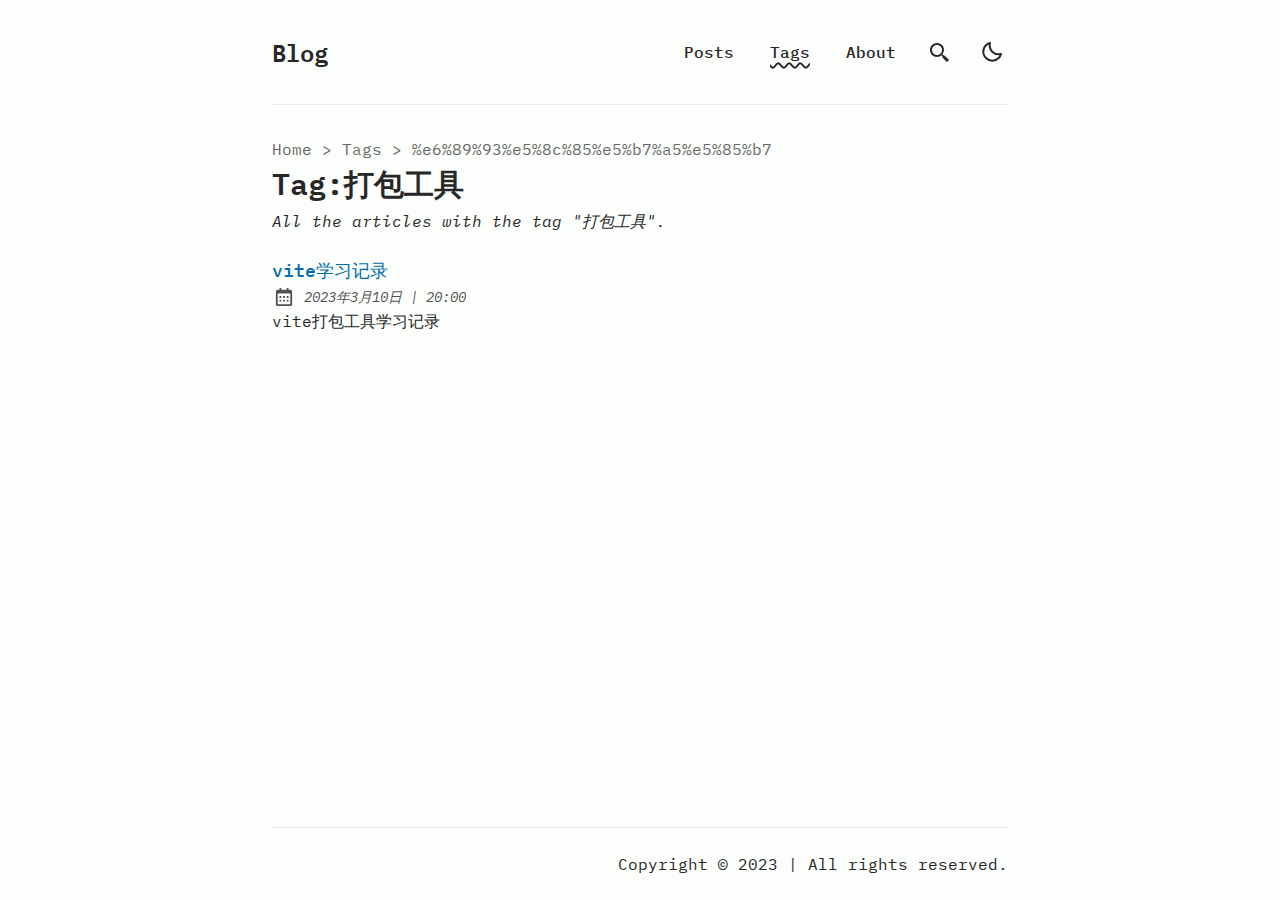
<file: tags/打包工具/index.html>
<!DOCTYPE html>
<html lang="en">
  <head>
    <meta charset="UTF-8">
    <meta name="viewport" content="width=device-width">
    <link rel="icon" type="image/svg+xml" href="/favicon.svg">
    <link rel="canonical" href="https://astro-paper.pages.dev/tags/%E6%89%93%E5%8C%85%E5%B7%A5%E5%85%B7/">
    <meta name="generator" content="Astro v2.0.8">

    <!-- General Meta Tags -->
    <title>Tag:打包工具 | Blog</title>
    <meta name="title" content="Tag:打包工具 | Blog">
    <meta name="description" content="A minimal, responsive and SEO-friendly Astro blog theme.">
    <meta name="author" content="Sat Naing">

    <!-- Open Graph / Facebook -->
    <meta property="og:title" content="Tag:打包工具 | Blog">
    <meta property="og:description" content="A minimal, responsive and SEO-friendly Astro blog theme.">
    <meta property="og:url" content="https://astro-paper.pages.dev/tags/%E6%89%93%E5%8C%85%E5%B7%A5%E5%85%B7/">
    <meta property="og:image" content="https://astro-paper.pages.dev/astropaper-og.jpg">

    <!-- Twitter -->
    <meta property="twitter:card" content="summary_large_image">
    <meta property="twitter:url" content="https://astro-paper.pages.dev/tags/%E6%89%93%E5%8C%85%E5%B7%A5%E5%85%B7/">
    <meta property="twitter:title" content="Tag:打包工具 | Blog">
    <meta property="twitter:description" content="A minimal, responsive and SEO-friendly Astro blog theme.">
    <meta property="twitter:image" content="https://astro-paper.pages.dev/astropaper-og.jpg">

    <!-- Google Font -->
    <link rel="preconnect" href="https://fonts.googleapis.com">
    <link rel="preconnect" href="https://fonts.gstatic.com" crossorigin>
    <link href="https://fonts.googleapis.com/css2?family=IBM+Plex+Mono:ital,wght@0,400;0,500;0,600;0,700;1,400;1,600&display=swap" rel="stylesheet">

    

    <script src="/toggle-theme.js"></script>
  <link rel="stylesheet" href="/_astro/about.247a8709.css" />
<link rel="stylesheet" href="/_astro/about.9dee87f4.css" />
<link rel="stylesheet" href="/_astro/_slug_.faea2550.css" /><script type="module">const e=document.querySelector(".hamburger-menu"),n=document.querySelector("#menu-items")?.classList,t=document.querySelector(".icon-container")?.classList,o=document.querySelector("#first-line")?.classList,a=document.querySelector("#second-line ")?.classList,s=document.querySelector("#third-line")?.classList;e?.addEventListener("click",function(){e?.getAttribute("aria-expanded")==="false"?(e?.setAttribute("aria-expanded","true"),e?.setAttribute("aria-label","Close Menu"),n?.remove("display-none"),t?.remove("flex"),t?.add("relative"),o?.add("rotate-45","absolute","bottom-1/2"),s?.add("display-none"),a?.add("!w-full","-rotate-45","absolute","bottom-1/2")):(e?.setAttribute("aria-expanded","false"),e?.setAttribute("aria-label","Open Menu"),n?.add("display-none"),t?.add("flex"),t?.remove("relative"),o?.remove("rotate-45","absolute","bottom-1/2"),s?.remove("display-none"),a?.remove("!w-full","-rotate-45","absolute","bottom-1/2"))});
</script></head>
  <body>
    <header class="astro-3EF6KSR2">
  <a id="skip-to-content" href="#main-content" class="astro-3EF6KSR2">Skip to content</a>
  <div class="nav-container astro-3EF6KSR2">
    <div class="top-nav-wrap astro-3EF6KSR2">
      <a href="/" class="logo astro-3EF6KSR2">
        Blog
      </a>
      <nav id="nav-menu" class="astro-3EF6KSR2">
        <button class="hamburger-menu focus-outline astro-3EF6KSR2" aria-label="Open Menu" aria-expanded="false" aria-controls="menu-items">
          <div class="icon-container flex astro-3EF6KSR2">
            <div id="first-line" class="astro-3EF6KSR2"></div>
            <div id="second-line" class="astro-3EF6KSR2"></div>
            <div id="third-line" class="astro-3EF6KSR2"></div>
          </div>
        </button>
        <ul id="menu-items" class="display-none sm:flex astro-3EF6KSR2">
          <li class="astro-3EF6KSR2">
            <a href="/posts" class=" astro-3EF6KSR2">
              Posts
            </a>
          </li>
          <li class="astro-3EF6KSR2">
            <a href="/tags" class="active astro-3EF6KSR2">
              Tags
            </a>
          </li>
          <li class="astro-3EF6KSR2">
            <a href="/about" class=" astro-3EF6KSR2">
              About
            </a>
          </li>
          <li class="astro-3EF6KSR2">
            <a type="button" href="/search" tabindex="0" class="group focus-outline p-3 sm:p-1  astro-3EF6KSR2 astro-5EUNQZKT" aria-label="search" title="Search">
  <svg xmlns="http://www.w3.org/2000/svg" class="scale-125 sm:scale-100 astro-3EF6KSR2"><path d="M19.023 16.977a35.13 35.13 0 0 1-1.367-1.384c-.372-.378-.596-.653-.596-.653l-2.8-1.337A6.962 6.962 0 0 0 16 9c0-3.859-3.14-7-7-7S2 5.141 2 9s3.14 7 7 7c1.763 0 3.37-.66 4.603-1.739l1.337 2.8s.275.224.653.596c.387.363.896.854 1.384 1.367l1.358 1.392.604.646 2.121-2.121-.646-.604c-.379-.372-.885-.866-1.391-1.36zM9 14c-2.757 0-5-2.243-5-5s2.243-5 5-5 5 2.243 5 5-2.243 5-5 5z" class="astro-3EF6KSR2"></path>
              </svg>
</a>
          </li>
          <li class="astro-3EF6KSR2">
            <button id="theme-btn" class="focus-outline astro-3EF6KSR2" title="Toggles light & dark" aria-label="auto" aria-live="polite">
                  <svg xmlns="http://www.w3.org/2000/svg" id="moon-svg" class="astro-3EF6KSR2">
                    <path d="M20.742 13.045a8.088 8.088 0 0 1-2.077.271c-2.135 0-4.14-.83-5.646-2.336a8.025 8.025 0 0 1-2.064-7.723A1 1 0 0 0 9.73 2.034a10.014 10.014 0 0 0-4.489 2.582c-3.898 3.898-3.898 10.243 0 14.143a9.937 9.937 0 0 0 7.072 2.93 9.93 9.93 0 0 0 7.07-2.929 10.007 10.007 0 0 0 2.583-4.491 1.001 1.001 0 0 0-1.224-1.224zm-2.772 4.301a7.947 7.947 0 0 1-5.656 2.343 7.953 7.953 0 0 1-5.658-2.344c-3.118-3.119-3.118-8.195 0-11.314a7.923 7.923 0 0 1 2.06-1.483 10.027 10.027 0 0 0 2.89 7.848 9.972 9.972 0 0 0 7.848 2.891 8.036 8.036 0 0 1-1.484 2.059z" class="astro-3EF6KSR2"></path>
                  </svg>
                  <svg xmlns="http://www.w3.org/2000/svg" id="sun-svg" class="astro-3EF6KSR2">
                    <path d="M6.993 12c0 2.761 2.246 5.007 5.007 5.007s5.007-2.246 5.007-5.007S14.761 6.993 12 6.993 6.993 9.239 6.993 12zM12 8.993c1.658 0 3.007 1.349 3.007 3.007S13.658 15.007 12 15.007 8.993 13.658 8.993 12 10.342 8.993 12 8.993zM10.998 19h2v3h-2zm0-17h2v3h-2zm-9 9h3v2h-3zm17 0h3v2h-3zM4.219 18.363l2.12-2.122 1.415 1.414-2.12 2.122zM16.24 6.344l2.122-2.122 1.414 1.414-2.122 2.122zM6.342 7.759 4.22 5.637l1.415-1.414 2.12 2.122zm13.434 10.605-1.414 1.414-2.122-2.122 1.414-1.414z" class="astro-3EF6KSR2"></path>
                  </svg>
                </button>
          </li>
        </ul>
      </nav>
    </div>
  </div>
  <div class="max-w-3xl mx-auto px-4">
  <hr class="border-skin-line" aria-hidden="true">
</div>
</header><nav class="breadcrumb astro-ILHXCYM7" aria-label="breadcrumb">
  <ul class="astro-ILHXCYM7">
    <li class="astro-ILHXCYM7">
      <a href="/" class="astro-ILHXCYM7">Home</a>
      <span aria-hidden="true" class="astro-ILHXCYM7">&#62;</span>
    </li>
    <li class="astro-ILHXCYM7">
            <a href="/tags" class="astro-ILHXCYM7">tags</a>
            <span aria-hidden="true" class="astro-ILHXCYM7">&#62;</span>
          </li><li class="astro-ILHXCYM7">
            <span class="lowercase astro-ILHXCYM7" aria-current="page">
              
              %E6%89%93%E5%8C%85%E5%B7%A5%E5%85%B7
            </span>
          </li>
  </ul>
</nav>
<main id="main-content" class="astro-HSP6OTUF">
  <h1 class="astro-HSP6OTUF">Tag:打包工具</h1>
  <p class="astro-HSP6OTUF">All the articles with the tag &quot;打包工具&quot;.</p>
  <ul>
      <li class="my-6"><a href="/posts/template" class="inline-block text-lg font-medium text-skin-accent decoration-dashed underline-offset-4 focus-visible:no-underline focus-visible:underline-offset-0"><h2 class="text-lg font-medium decoration-dashed hover:underline">vite学习记录</h2></a><div class="flex items-center space-x-2 opacity-80 undefined"><svg xmlns="http://www.w3.org/2000/svg" class="scale-90 inline-block h-6 w-6 fill-skin-base" aria-hidden="true"><path d="M7 11h2v2H7zm0 4h2v2H7zm4-4h2v2h-2zm0 4h2v2h-2zm4-4h2v2h-2zm0 4h2v2h-2z"></path><path d="M5 22h14c1.103 0 2-.897 2-2V6c0-1.103-.897-2-2-2h-2V2h-2v2H9V2H7v2H5c-1.103 0-2 .897-2 2v14c0 1.103.897 2 2 2zM19 8l.001 12H5V8h14z"></path></svg><span class="sr-only">Posted on:</span><span class="italic text-sm">2023年3月10日<span aria-hidden="true"> | </span><span class="sr-only"> at </span>20:00</span></div><p>vite打包工具学习记录</p></li>
    </ul>
</main><footer class="mt-auto astro-SZ7XMLTE">
  <div class="max-w-3xl mx-auto px-0">
  <hr class="border-skin-line" aria-hidden="true">
</div>
  <div class="footer-wrapper astro-SZ7XMLTE">
    <!-- <Socials centered /> -->
    <div class="copyright-wrapper astro-SZ7XMLTE">
      <span class="astro-SZ7XMLTE">Copyright &#169; 2023</span>
      <span class="separator astro-SZ7XMLTE">&nbsp;|&nbsp;</span>
      <span class="astro-SZ7XMLTE">All rights reserved.</span>
    </div>
  </div>
</footer>
  </body></html>
</file>
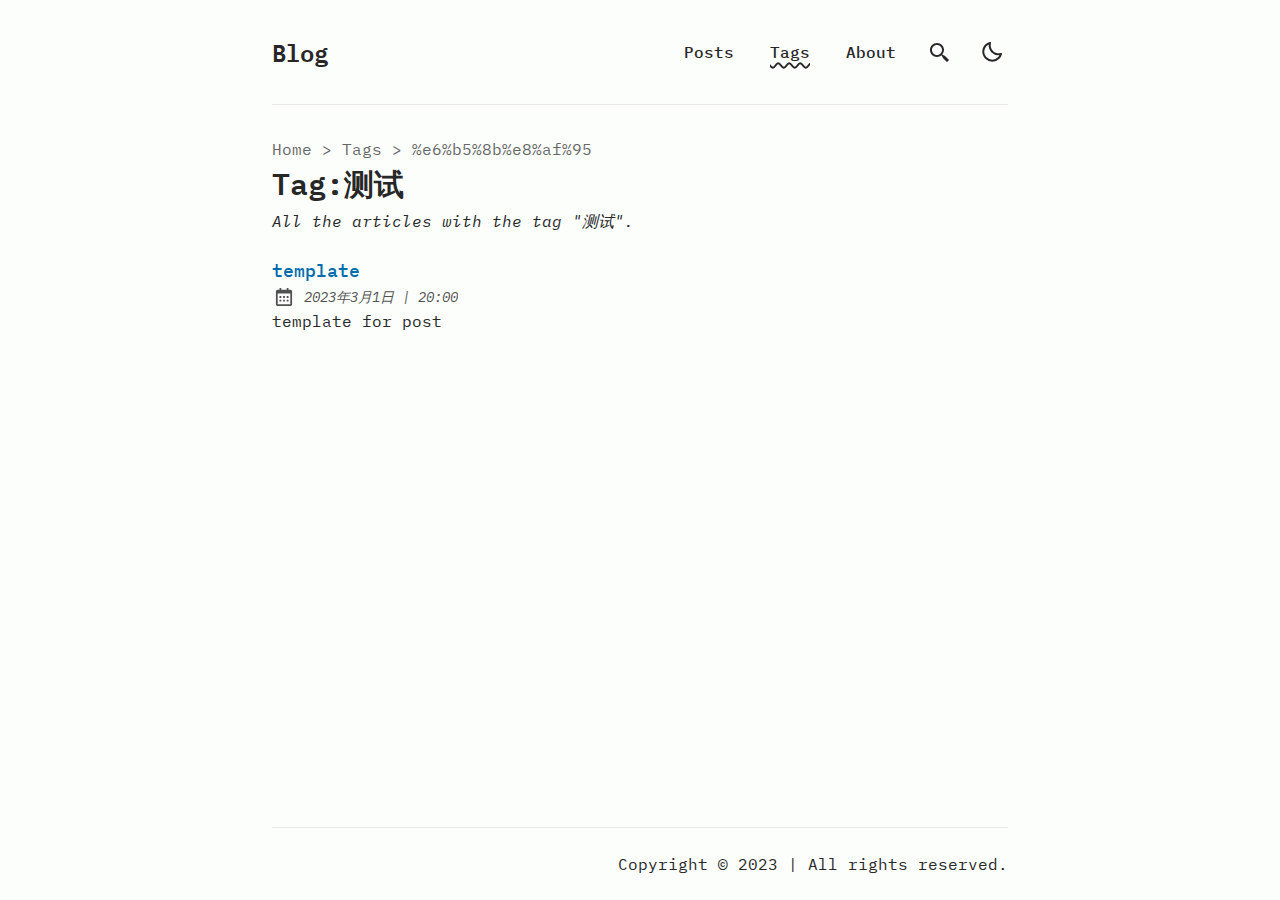
<file: tags/测试/index.html>
<!DOCTYPE html>
<html lang="en">
  <head>
    <meta charset="UTF-8">
    <meta name="viewport" content="width=device-width">
    <link rel="icon" type="image/svg+xml" href="/favicon.svg">
    <link rel="canonical" href="https://astro-paper.pages.dev/tags/%E6%B5%8B%E8%AF%95/">
    <meta name="generator" content="Astro v2.0.8">

    <!-- General Meta Tags -->
    <title>Tag:测试 | Blog</title>
    <meta name="title" content="Tag:测试 | Blog">
    <meta name="description" content="A minimal, responsive and SEO-friendly Astro blog theme.">
    <meta name="author" content="Sat Naing">

    <!-- Open Graph / Facebook -->
    <meta property="og:title" content="Tag:测试 | Blog">
    <meta property="og:description" content="A minimal, responsive and SEO-friendly Astro blog theme.">
    <meta property="og:url" content="https://astro-paper.pages.dev/tags/%E6%B5%8B%E8%AF%95/">
    <meta property="og:image" content="https://astro-paper.pages.dev/astropaper-og.jpg">

    <!-- Twitter -->
    <meta property="twitter:card" content="summary_large_image">
    <meta property="twitter:url" content="https://astro-paper.pages.dev/tags/%E6%B5%8B%E8%AF%95/">
    <meta property="twitter:title" content="Tag:测试 | Blog">
    <meta property="twitter:description" content="A minimal, responsive and SEO-friendly Astro blog theme.">
    <meta property="twitter:image" content="https://astro-paper.pages.dev/astropaper-og.jpg">

    <!-- Google Font -->
    <link rel="preconnect" href="https://fonts.googleapis.com">
    <link rel="preconnect" href="https://fonts.gstatic.com" crossorigin>
    <link href="https://fonts.googleapis.com/css2?family=IBM+Plex+Mono:ital,wght@0,400;0,500;0,600;0,700;1,400;1,600&display=swap" rel="stylesheet">

    

    <script src="/toggle-theme.js"></script>
  <link rel="stylesheet" href="/_astro/about.247a8709.css" />
<link rel="stylesheet" href="/_astro/about.9dee87f4.css" />
<link rel="stylesheet" href="/_astro/_slug_.faea2550.css" /><script type="module">const e=document.querySelector(".hamburger-menu"),n=document.querySelector("#menu-items")?.classList,t=document.querySelector(".icon-container")?.classList,o=document.querySelector("#first-line")?.classList,a=document.querySelector("#second-line ")?.classList,s=document.querySelector("#third-line")?.classList;e?.addEventListener("click",function(){e?.getAttribute("aria-expanded")==="false"?(e?.setAttribute("aria-expanded","true"),e?.setAttribute("aria-label","Close Menu"),n?.remove("display-none"),t?.remove("flex"),t?.add("relative"),o?.add("rotate-45","absolute","bottom-1/2"),s?.add("display-none"),a?.add("!w-full","-rotate-45","absolute","bottom-1/2")):(e?.setAttribute("aria-expanded","false"),e?.setAttribute("aria-label","Open Menu"),n?.add("display-none"),t?.add("flex"),t?.remove("relative"),o?.remove("rotate-45","absolute","bottom-1/2"),s?.remove("display-none"),a?.remove("!w-full","-rotate-45","absolute","bottom-1/2"))});
</script></head>
  <body>
    <header class="astro-3EF6KSR2">
  <a id="skip-to-content" href="#main-content" class="astro-3EF6KSR2">Skip to content</a>
  <div class="nav-container astro-3EF6KSR2">
    <div class="top-nav-wrap astro-3EF6KSR2">
      <a href="/" class="logo astro-3EF6KSR2">
        Blog
      </a>
      <nav id="nav-menu" class="astro-3EF6KSR2">
        <button class="hamburger-menu focus-outline astro-3EF6KSR2" aria-label="Open Menu" aria-expanded="false" aria-controls="menu-items">
          <div class="icon-container flex astro-3EF6KSR2">
            <div id="first-line" class="astro-3EF6KSR2"></div>
            <div id="second-line" class="astro-3EF6KSR2"></div>
            <div id="third-line" class="astro-3EF6KSR2"></div>
          </div>
        </button>
        <ul id="menu-items" class="display-none sm:flex astro-3EF6KSR2">
          <li class="astro-3EF6KSR2">
            <a href="/posts" class=" astro-3EF6KSR2">
              Posts
            </a>
          </li>
          <li class="astro-3EF6KSR2">
            <a href="/tags" class="active astro-3EF6KSR2">
              Tags
            </a>
          </li>
          <li class="astro-3EF6KSR2">
            <a href="/about" class=" astro-3EF6KSR2">
              About
            </a>
          </li>
          <li class="astro-3EF6KSR2">
            <a type="button" href="/search" tabindex="0" class="group focus-outline p-3 sm:p-1  astro-3EF6KSR2 astro-5EUNQZKT" aria-label="search" title="Search">
  <svg xmlns="http://www.w3.org/2000/svg" class="scale-125 sm:scale-100 astro-3EF6KSR2"><path d="M19.023 16.977a35.13 35.13 0 0 1-1.367-1.384c-.372-.378-.596-.653-.596-.653l-2.8-1.337A6.962 6.962 0 0 0 16 9c0-3.859-3.14-7-7-7S2 5.141 2 9s3.14 7 7 7c1.763 0 3.37-.66 4.603-1.739l1.337 2.8s.275.224.653.596c.387.363.896.854 1.384 1.367l1.358 1.392.604.646 2.121-2.121-.646-.604c-.379-.372-.885-.866-1.391-1.36zM9 14c-2.757 0-5-2.243-5-5s2.243-5 5-5 5 2.243 5 5-2.243 5-5 5z" class="astro-3EF6KSR2"></path>
              </svg>
</a>
          </li>
          <li class="astro-3EF6KSR2">
            <button id="theme-btn" class="focus-outline astro-3EF6KSR2" title="Toggles light & dark" aria-label="auto" aria-live="polite">
                  <svg xmlns="http://www.w3.org/2000/svg" id="moon-svg" class="astro-3EF6KSR2">
                    <path d="M20.742 13.045a8.088 8.088 0 0 1-2.077.271c-2.135 0-4.14-.83-5.646-2.336a8.025 8.025 0 0 1-2.064-7.723A1 1 0 0 0 9.73 2.034a10.014 10.014 0 0 0-4.489 2.582c-3.898 3.898-3.898 10.243 0 14.143a9.937 9.937 0 0 0 7.072 2.93 9.93 9.93 0 0 0 7.07-2.929 10.007 10.007 0 0 0 2.583-4.491 1.001 1.001 0 0 0-1.224-1.224zm-2.772 4.301a7.947 7.947 0 0 1-5.656 2.343 7.953 7.953 0 0 1-5.658-2.344c-3.118-3.119-3.118-8.195 0-11.314a7.923 7.923 0 0 1 2.06-1.483 10.027 10.027 0 0 0 2.89 7.848 9.972 9.972 0 0 0 7.848 2.891 8.036 8.036 0 0 1-1.484 2.059z" class="astro-3EF6KSR2"></path>
                  </svg>
                  <svg xmlns="http://www.w3.org/2000/svg" id="sun-svg" class="astro-3EF6KSR2">
                    <path d="M6.993 12c0 2.761 2.246 5.007 5.007 5.007s5.007-2.246 5.007-5.007S14.761 6.993 12 6.993 6.993 9.239 6.993 12zM12 8.993c1.658 0 3.007 1.349 3.007 3.007S13.658 15.007 12 15.007 8.993 13.658 8.993 12 10.342 8.993 12 8.993zM10.998 19h2v3h-2zm0-17h2v3h-2zm-9 9h3v2h-3zm17 0h3v2h-3zM4.219 18.363l2.12-2.122 1.415 1.414-2.12 2.122zM16.24 6.344l2.122-2.122 1.414 1.414-2.122 2.122zM6.342 7.759 4.22 5.637l1.415-1.414 2.12 2.122zm13.434 10.605-1.414 1.414-2.122-2.122 1.414-1.414z" class="astro-3EF6KSR2"></path>
                  </svg>
                </button>
          </li>
        </ul>
      </nav>
    </div>
  </div>
  <div class="max-w-3xl mx-auto px-4">
  <hr class="border-skin-line" aria-hidden="true">
</div>
</header><nav class="breadcrumb astro-ILHXCYM7" aria-label="breadcrumb">
  <ul class="astro-ILHXCYM7">
    <li class="astro-ILHXCYM7">
      <a href="/" class="astro-ILHXCYM7">Home</a>
      <span aria-hidden="true" class="astro-ILHXCYM7">&#62;</span>
    </li>
    <li class="astro-ILHXCYM7">
            <a href="/tags" class="astro-ILHXCYM7">tags</a>
            <span aria-hidden="true" class="astro-ILHXCYM7">&#62;</span>
          </li><li class="astro-ILHXCYM7">
            <span class="lowercase astro-ILHXCYM7" aria-current="page">
              
              %E6%B5%8B%E8%AF%95
            </span>
          </li>
  </ul>
</nav>
<main id="main-content" class="astro-HSP6OTUF">
  <h1 class="astro-HSP6OTUF">Tag:测试</h1>
  <p class="astro-HSP6OTUF">All the articles with the tag &quot;测试&quot;.</p>
  <ul>
      <li class="my-6"><a href="/posts/template" class="inline-block text-lg font-medium text-skin-accent decoration-dashed underline-offset-4 focus-visible:no-underline focus-visible:underline-offset-0"><h2 class="text-lg font-medium decoration-dashed hover:underline">template</h2></a><div class="flex items-center space-x-2 opacity-80 undefined"><svg xmlns="http://www.w3.org/2000/svg" class="scale-90 inline-block h-6 w-6 fill-skin-base" aria-hidden="true"><path d="M7 11h2v2H7zm0 4h2v2H7zm4-4h2v2h-2zm0 4h2v2h-2zm4-4h2v2h-2zm0 4h2v2h-2z"></path><path d="M5 22h14c1.103 0 2-.897 2-2V6c0-1.103-.897-2-2-2h-2V2h-2v2H9V2H7v2H5c-1.103 0-2 .897-2 2v14c0 1.103.897 2 2 2zM19 8l.001 12H5V8h14z"></path></svg><span class="sr-only">Posted on:</span><span class="italic text-sm">2023年3月1日<span aria-hidden="true"> | </span><span class="sr-only"> at </span>20:00</span></div><p>template for post</p></li>
    </ul>
</main><footer class="mt-auto astro-SZ7XMLTE">
  <div class="max-w-3xl mx-auto px-0">
  <hr class="border-skin-line" aria-hidden="true">
</div>
  <div class="footer-wrapper astro-SZ7XMLTE">
    <!-- <Socials centered /> -->
    <div class="copyright-wrapper astro-SZ7XMLTE">
      <span class="astro-SZ7XMLTE">Copyright &#169; 2023</span>
      <span class="separator astro-SZ7XMLTE">&nbsp;|&nbsp;</span>
      <span class="astro-SZ7XMLTE">All rights reserved.</span>
    </div>
  </div>
</footer>
  </body></html>
</file>
<file: _astro/about.9dee87f4.css>
.breadcrumb:where(.astro-ILHXCYM7){margin-left:auto;margin-right:auto;margin-top:2rem;margin-bottom:.25rem;width:100%;max-width:48rem;padding-left:1rem;padding-right:1rem}.breadcrumb:where(.astro-ILHXCYM7) ul:where(.astro-ILHXCYM7) li:where(.astro-ILHXCYM7){display:inline}.breadcrumb:where(.astro-ILHXCYM7) ul:where(.astro-ILHXCYM7) li:where(.astro-ILHXCYM7) a:where(.astro-ILHXCYM7){text-transform:capitalize;opacity:.7}.breadcrumb:where(.astro-ILHXCYM7) ul:where(.astro-ILHXCYM7) li:where(.astro-ILHXCYM7) span:where(.astro-ILHXCYM7){opacity:.7}.breadcrumb:where(.astro-ILHXCYM7) ul:where(.astro-ILHXCYM7) li:where(.astro-ILHXCYM7):not(:last-child) a:where(.astro-ILHXCYM7):hover{opacity:1}
</file>
<file: _astro/about.247a8709.css>
*,:before,:after{box-sizing:border-box;border-width:0;border-style:solid;border-color:currentColor}:before,:after{--tw-content: ""}html{line-height:1.5;-webkit-text-size-adjust:100%;-moz-tab-size:4;-o-tab-size:4;tab-size:4;font-family:ui-sans-serif,system-ui,-apple-system,BlinkMacSystemFont,Segoe UI,Roboto,Helvetica Neue,Arial,Noto Sans,sans-serif,"Apple Color Emoji","Segoe UI Emoji",Segoe UI Symbol,"Noto Color Emoji";font-feature-settings:normal}body{margin:0;line-height:inherit}hr{height:0;color:inherit;border-top-width:1px}abbr:where([title]){-webkit-text-decoration:underline dotted;text-decoration:underline dotted}h1,h2,h3,h4,h5,h6{font-size:inherit;font-weight:inherit}a{color:inherit;text-decoration:inherit}b,strong{font-weight:bolder}code,kbd,samp,pre{font-family:IBM Plex Mono,monospace;font-size:1em}small{font-size:80%}sub,sup{font-size:75%;line-height:0;position:relative;vertical-align:baseline}sub{bottom:-.25em}sup{top:-.5em}table{text-indent:0;border-color:inherit;border-collapse:collapse}button,input,optgroup,select,textarea{font-family:inherit;font-size:100%;font-weight:inherit;line-height:inherit;color:inherit;margin:0;padding:0}button,select{text-transform:none}button,[type=button],[type=reset],[type=submit]{-webkit-appearance:button;background-color:transparent;background-image:none}:-moz-focusring{outline:auto}:-moz-ui-invalid{box-shadow:none}progress{vertical-align:baseline}::-webkit-inner-spin-button,::-webkit-outer-spin-button{height:auto}[type=search]{-webkit-appearance:textfield;outline-offset:-2px}::-webkit-search-decoration{-webkit-appearance:none}::-webkit-file-upload-button{-webkit-appearance:button;font:inherit}summary{display:list-item}blockquote,dl,dd,h1,h2,h3,h4,h5,h6,hr,figure,p,pre{margin:0}fieldset{margin:0;padding:0}legend{padding:0}ol,ul,menu{list-style:none;margin:0;padding:0}textarea{resize:vertical}input::-moz-placeholder,textarea::-moz-placeholder{opacity:1;color:#9ca3af}input::placeholder,textarea::placeholder{opacity:1;color:#9ca3af}button,[role=button]{cursor:pointer}:disabled{cursor:default}img,svg,video,canvas,audio,iframe,embed,object{display:block;vertical-align:middle}img,video{max-width:100%;height:auto}[hidden]{display:none}:root,html[data-theme=light]{--color-fill: 251, 254, 251;--color-text-base: 40, 39, 40;--color-accent: 0, 108, 172;--color-card: 230, 230, 230;--color-card-muted: 205, 205, 205;--color-border: 236, 233, 233}html[data-theme=dark]{--color-fill: 33, 39, 55;--color-text-base: 234, 237, 243;--color-accent: 255, 107, 1;--color-card: 52, 63, 96;--color-card-muted: 138, 51, 2;--color-border: 171, 75, 8}#sun-svg,html[data-theme=dark] #moon-svg{display:none}#moon-svg,html[data-theme=dark] #sun-svg{display:block}body{display:flex;min-height:100vh;flex-direction:column;--tw-bg-opacity: 1;background-color:rgba(var(--color-fill),var(--tw-bg-opacity));font-family:IBM Plex Mono,monospace;--tw-text-opacity: 1;color:rgba(var(--color-text-base),var(--tw-text-opacity))}body *::-moz-selection{background-color:rgba(var(--color-accent),var(--tw-bg-opacity));--tw-bg-opacity: .7;--tw-text-opacity: 1;color:rgba(var(--color-fill),var(--tw-text-opacity))}body *::selection{background-color:rgba(var(--color-accent),var(--tw-bg-opacity));--tw-bg-opacity: .7;--tw-text-opacity: 1;color:rgba(var(--color-fill),var(--tw-text-opacity))}body::-moz-selection{background-color:rgba(var(--color-accent),var(--tw-bg-opacity));--tw-bg-opacity: .7;--tw-text-opacity: 1;color:rgba(var(--color-fill),var(--tw-text-opacity))}body::selection{background-color:rgba(var(--color-accent),var(--tw-bg-opacity));--tw-bg-opacity: .7;--tw-text-opacity: 1;color:rgba(var(--color-fill),var(--tw-text-opacity))}section,footer{margin-left:auto;margin-right:auto;max-width:48rem;padding-left:1rem;padding-right:1rem}a{outline-width:2px;outline-offset:1px;outline-color:rgb(var(--color-accent))}a:focus-visible{text-decoration-line:none;outline-style:dashed}svg{display:inline-block;height:1.5rem;width:1.5rem;fill:rgb(var(--color-text-base))}.group:hover svg{fill:rgb(var(--color-accent))}svg.icon-tabler{display:inline-block;height:1.5rem;width:1.5rem;--tw-scale-x: 1.25;--tw-scale-y: 1.25;transform:translate(var(--tw-translate-x),var(--tw-translate-y)) rotate(var(--tw-rotate)) skew(var(--tw-skew-x)) skewY(var(--tw-skew-y)) scaleX(var(--tw-scale-x)) scaleY(var(--tw-scale-y));fill:transparent;stroke:currentColor;stroke-width:2;opacity:.9}.group:hover svg.icon-tabler{fill:transparent}@media (min-width: 640px){svg.icon-tabler{--tw-scale-x: 1.1;--tw-scale-y: 1.1;transform:translate(var(--tw-translate-x),var(--tw-translate-y)) rotate(var(--tw-rotate)) skew(var(--tw-skew-x)) skewY(var(--tw-skew-y)) scaleX(var(--tw-scale-x)) scaleY(var(--tw-scale-y))}}.prose :is(:where(h1,h2,h3,h4,h5,h6,th):not(:where([class~="not-prose"] *))){margin-bottom:.75rem!important;--tw-text-opacity: 1 !important;color:rgba(var(--color-text-base),var(--tw-text-opacity))!important}.prose :is(:where(h3):not(:where([class~="not-prose"] *))){font-style:italic}.prose :is(:where(p):not(:where([class~="not-prose"] *))){--tw-text-opacity: 1 !important;color:rgba(var(--color-text-base),var(--tw-text-opacity))!important}.prose :is(:where(a):not(:where([class~="not-prose"] *))){--tw-text-opacity: 1 !important;color:rgba(var(--color-text-base),var(--tw-text-opacity))!important;text-decoration-style:dashed!important;text-underline-offset:8px}.prose :is(:where(a):not(:where([class~="not-prose"] *))):hover{--tw-text-opacity: 1;color:rgba(var(--color-accent),var(--tw-text-opacity))}.prose :is(:where(blockquote):not(:where([class~="not-prose"] *))){border-left-color:rgba(var(--color-accent),var(--tw-border-opacity))!important;--tw-border-opacity: .5;opacity:.8}.prose :is(:where(figcaption):not(:where([class~="not-prose"] *))){--tw-text-opacity: 1 !important;color:rgba(var(--color-text-base),var(--tw-text-opacity))!important;opacity:.7}.prose :is(:where(strong):not(:where([class~="not-prose"] *))){--tw-text-opacity: 1 !important;color:rgba(var(--color-text-base),var(--tw-text-opacity))!important}.prose :is(:where(code):not(:where([class~="not-prose"] *))){border-radius:.25rem;background-color:rgba(var(--color-card),var(--tw-bg-opacity));--tw-bg-opacity: .75;padding:.25rem;--tw-text-opacity: 1 !important;color:rgba(var(--color-text-base),var(--tw-text-opacity))!important}.prose :is(:where(code):not(:where([class~="not-prose"] *))):before{--tw-content: "" !important;content:var(--tw-content)!important}.prose :is(:where(code):not(:where([class~="not-prose"] *))):after{--tw-content: "" !important;content:var(--tw-content)!important}.prose :is(:where(pre):not(:where([class~="not-prose"] *))){--tw-text-opacity: 1 !important;color:rgba(var(--color-text-base),var(--tw-text-opacity))!important}.prose :is(:where(ol):not(:where([class~="not-prose"] *))){--tw-text-opacity: 1 !important;color:rgba(var(--color-text-base),var(--tw-text-opacity))!important}.prose :is(:where(ul):not(:where([class~="not-prose"] *))){overflow-x:clip;--tw-text-opacity: 1 !important;color:rgba(var(--color-text-base),var(--tw-text-opacity))!important}.prose * :is(:where(li):not(:where([class~="not-prose"] *)))::marker{color:rgba(var(--color-accent),var(--tw-text-opacity))!important}.prose :is(:where(li):not(:where([class~="not-prose"] *)))::marker{color:rgba(var(--color-accent),var(--tw-text-opacity))!important}.prose :is(:where(table):not(:where([class~="not-prose"] *))){--tw-text-opacity: 1;color:rgba(var(--color-text-base),var(--tw-text-opacity))}.prose :is(:where(th):not(:where([class~="not-prose"] *))){border-width:1px;--tw-border-opacity: 1;border-color:rgba(var(--color-border),var(--tw-border-opacity))}.prose :is(:where(td):not(:where([class~="not-prose"] *))){border-width:1px;--tw-border-opacity: 1;border-color:rgba(var(--color-border),var(--tw-border-opacity))}.prose :is(:where(img):not(:where([class~="not-prose"] *))){margin-left:auto;margin-right:auto;margin-top:.5rem!important;border-width:2px;--tw-border-opacity: 1;border-color:rgba(var(--color-border),var(--tw-border-opacity))}.prose :is(:where(hr):not(:where([class~="not-prose"] *))){--tw-border-opacity: 1 !important;border-color:rgba(var(--color-border),var(--tw-border-opacity))!important}.prose a:hover{--tw-text-opacity: 1 !important;color:rgba(var(--color-accent),var(--tw-text-opacity))!important}.prose thead th:first-child,tbody td:first-child,tfoot td:first-child{padding-left:.5714286em}.prose h2#table-of-contents{margin-bottom:.5rem}.prose details{display:inline-block;cursor:pointer;-webkit-user-select:none;-moz-user-select:none;user-select:none;--tw-text-opacity: 1;color:rgba(var(--color-text-base),var(--tw-text-opacity))}.prose summary{outline-width:2px;outline-offset:1px;outline-color:rgb(var(--color-accent))}.prose summary:focus-visible{text-decoration-line:none;outline-style:dashed}.prose h2#table-of-contents+p{display:none}html{overflow-y:scroll}::-webkit-scrollbar{width:.75rem}::-webkit-scrollbar-track{--tw-bg-opacity: 1;background-color:rgba(var(--color-fill),var(--tw-bg-opacity))}::-webkit-scrollbar-thumb{--tw-bg-opacity: 1;background-color:rgba(var(--color-card),var(--tw-bg-opacity))}::-webkit-scrollbar-thumb:hover{--tw-bg-opacity: 1;background-color:rgba(var(--color-card-muted),var(--tw-bg-opacity))}*,:before,:after{--tw-border-spacing-x: 0;--tw-border-spacing-y: 0;--tw-translate-x: 0;--tw-translate-y: 0;--tw-rotate: 0;--tw-skew-x: 0;--tw-skew-y: 0;--tw-scale-x: 1;--tw-scale-y: 1;--tw-pan-x: ;--tw-pan-y: ;--tw-pinch-zoom: ;--tw-scroll-snap-strictness: proximity;--tw-ordinal: ;--tw-slashed-zero: ;--tw-numeric-figure: ;--tw-numeric-spacing: ;--tw-numeric-fraction: ;--tw-ring-inset: ;--tw-ring-offset-width: 0px;--tw-ring-offset-color: #fff;--tw-ring-color: rgb(59 130 246 / .5);--tw-ring-offset-shadow: 0 0 #0000;--tw-ring-shadow: 0 0 #0000;--tw-shadow: 0 0 #0000;--tw-shadow-colored: 0 0 #0000;--tw-blur: ;--tw-brightness: ;--tw-contrast: ;--tw-grayscale: ;--tw-hue-rotate: ;--tw-invert: ;--tw-saturate: ;--tw-sepia: ;--tw-drop-shadow: ;--tw-backdrop-blur: ;--tw-backdrop-brightness: ;--tw-backdrop-contrast: ;--tw-backdrop-grayscale: ;--tw-backdrop-hue-rotate: ;--tw-backdrop-invert: ;--tw-backdrop-opacity: ;--tw-backdrop-saturate: ;--tw-backdrop-sepia: }::backdrop{--tw-border-spacing-x: 0;--tw-border-spacing-y: 0;--tw-translate-x: 0;--tw-translate-y: 0;--tw-rotate: 0;--tw-skew-x: 0;--tw-skew-y: 0;--tw-scale-x: 1;--tw-scale-y: 1;--tw-pan-x: ;--tw-pan-y: ;--tw-pinch-zoom: ;--tw-scroll-snap-strictness: proximity;--tw-ordinal: ;--tw-slashed-zero: ;--tw-numeric-figure: ;--tw-numeric-spacing: ;--tw-numeric-fraction: ;--tw-ring-inset: ;--tw-ring-offset-width: 0px;--tw-ring-offset-color: #fff;--tw-ring-color: rgb(59 130 246 / .5);--tw-ring-offset-shadow: 0 0 #0000;--tw-ring-shadow: 0 0 #0000;--tw-shadow: 0 0 #0000;--tw-shadow-colored: 0 0 #0000;--tw-blur: ;--tw-brightness: ;--tw-contrast: ;--tw-grayscale: ;--tw-hue-rotate: ;--tw-invert: ;--tw-saturate: ;--tw-sepia: ;--tw-drop-shadow: ;--tw-backdrop-blur: ;--tw-backdrop-brightness: ;--tw-backdrop-contrast: ;--tw-backdrop-grayscale: ;--tw-backdrop-hue-rotate: ;--tw-backdrop-invert: ;--tw-backdrop-opacity: ;--tw-backdrop-saturate: ;--tw-backdrop-sepia: }.prose{color:var(--tw-prose-body);max-width:65ch}.prose :where(p):not(:where([class~="not-prose"] *)){margin-top:1.25em;margin-bottom:1.25em}.prose :where([class~="lead"]):not(:where([class~="not-prose"] *)){color:var(--tw-prose-lead);font-size:1.25em;line-height:1.6;margin-top:1.2em;margin-bottom:1.2em}.prose :where(a):not(:where([class~="not-prose"] *)){color:var(--tw-prose-links);text-decoration:underline;font-weight:500}.prose :where(strong):not(:where([class~="not-prose"] *)){color:var(--tw-prose-bold);font-weight:600}.prose :where(a strong):not(:where([class~="not-prose"] *)){color:inherit}.prose :where(blockquote strong):not(:where([class~="not-prose"] *)){color:inherit}.prose :where(thead th strong):not(:where([class~="not-prose"] *)){color:inherit}.prose :where(ol):not(:where([class~="not-prose"] *)){list-style-type:decimal;margin-top:1.25em;margin-bottom:1.25em;padding-left:1.625em}.prose :where(ol[type="A"]):not(:where([class~="not-prose"] *)){list-style-type:upper-alpha}.prose :where(ol[type="a"]):not(:where([class~="not-prose"] *)){list-style-type:lower-alpha}.prose :where(ol[type="A" s]):not(:where([class~="not-prose"] *)){list-style-type:upper-alpha}.prose :where(ol[type="a" s]):not(:where([class~="not-prose"] *)){list-style-type:lower-alpha}.prose :where(ol[type="I"]):not(:where([class~="not-prose"] *)){list-style-type:upper-roman}.prose :where(ol[type="i"]):not(:where([class~="not-prose"] *)){list-style-type:lower-roman}.prose :where(ol[type="I" s]):not(:where([class~="not-prose"] *)){list-style-type:upper-roman}.prose :where(ol[type="i" s]):not(:where([class~="not-prose"] *)){list-style-type:lower-roman}.prose :where(ol[type="1"]):not(:where([class~="not-prose"] *)){list-style-type:decimal}.prose :where(ul):not(:where([class~="not-prose"] *)){list-style-type:disc;margin-top:1.25em;margin-bottom:1.25em;padding-left:1.625em}.prose :where(ol > li):not(:where([class~="not-prose"] *))::marker{font-weight:400;color:var(--tw-prose-counters)}.prose :where(ul > li):not(:where([class~="not-prose"] *))::marker{color:var(--tw-prose-bullets)}.prose :where(hr):not(:where([class~="not-prose"] *)){border-color:var(--tw-prose-hr);border-top-width:1px;margin-top:3em;margin-bottom:3em}.prose :where(blockquote):not(:where([class~="not-prose"] *)){font-weight:500;font-style:italic;color:var(--tw-prose-quotes);border-left-width:.25rem;border-left-color:var(--tw-prose-quote-borders);quotes:"\201c""\201d""\2018""\2019";margin-top:1.6em;margin-bottom:1.6em;padding-left:1em}.prose :where(blockquote p:first-of-type):not(:where([class~="not-prose"] *)):before{content:open-quote}.prose :where(blockquote p:last-of-type):not(:where([class~="not-prose"] *)):after{content:close-quote}.prose :where(h1):not(:where([class~="not-prose"] *)){color:var(--tw-prose-headings);font-weight:800;font-size:2.25em;margin-top:0;margin-bottom:.8888889em;line-height:1.1111111}.prose :where(h1 strong):not(:where([class~="not-prose"] *)){font-weight:900;color:inherit}.prose :where(h2):not(:where([class~="not-prose"] *)){color:var(--tw-prose-headings);font-weight:700;font-size:1.5em;margin-top:2em;margin-bottom:1em;line-height:1.3333333}.prose :where(h2 strong):not(:where([class~="not-prose"] *)){font-weight:800;color:inherit}.prose :where(h3):not(:where([class~="not-prose"] *)){color:var(--tw-prose-headings);font-weight:600;font-size:1.25em;margin-top:1.6em;margin-bottom:.6em;line-height:1.6}.prose :where(h3 strong):not(:where([class~="not-prose"] *)){font-weight:700;color:inherit}.prose :where(h4):not(:where([class~="not-prose"] *)){color:var(--tw-prose-headings);font-weight:600;margin-top:1.5em;margin-bottom:.5em;line-height:1.5}.prose :where(h4 strong):not(:where([class~="not-prose"] *)){font-weight:700;color:inherit}.prose :where(img):not(:where([class~="not-prose"] *)){margin-top:2em;margin-bottom:2em}.prose :where(figure > *):not(:where([class~="not-prose"] *)){margin-top:0;margin-bottom:0}.prose :where(figcaption):not(:where([class~="not-prose"] *)){color:var(--tw-prose-captions);font-size:.875em;line-height:1.4285714;margin-top:.8571429em}.prose :where(code):not(:where([class~="not-prose"] *)){color:var(--tw-prose-code);font-weight:600;font-size:.875em}.prose :where(code):not(:where([class~="not-prose"] *)):before{content:"`"}.prose :where(code):not(:where([class~="not-prose"] *)):after{content:"`"}.prose :where(a code):not(:where([class~="not-prose"] *)){color:inherit}.prose :where(h1 code):not(:where([class~="not-prose"] *)){color:inherit}.prose :where(h2 code):not(:where([class~="not-prose"] *)){color:inherit;font-size:.875em}.prose :where(h3 code):not(:where([class~="not-prose"] *)){color:inherit;font-size:.9em}.prose :where(h4 code):not(:where([class~="not-prose"] *)){color:inherit}.prose :where(blockquote code):not(:where([class~="not-prose"] *)){color:inherit}.prose :where(thead th code):not(:where([class~="not-prose"] *)){color:inherit}.prose :where(pre):not(:where([class~="not-prose"] *)){color:var(--tw-prose-pre-code);background-color:var(--tw-prose-pre-bg);overflow-x:auto;font-weight:400;font-size:.875em;line-height:1.7142857;margin-top:1.7142857em;margin-bottom:1.7142857em;border-radius:.375rem;padding:.8571429em 1.1428571em}.prose :where(pre code):not(:where([class~="not-prose"] *)){background-color:transparent;border-width:0;border-radius:0;padding:0;font-weight:inherit;color:inherit;font-size:inherit;font-family:inherit;line-height:inherit}.prose :where(pre code):not(:where([class~="not-prose"] *)):before{content:none}.prose :where(pre code):not(:where([class~="not-prose"] *)):after{content:none}.prose :where(table):not(:where([class~="not-prose"] *)){width:100%;table-layout:auto;text-align:left;margin-top:2em;margin-bottom:2em;font-size:.875em;line-height:1.7142857}.prose :where(thead):not(:where([class~="not-prose"] *)){border-bottom-width:1px;border-bottom-color:var(--tw-prose-th-borders)}.prose :where(thead th):not(:where([class~="not-prose"] *)){color:var(--tw-prose-headings);font-weight:600;vertical-align:bottom;padding-right:.5714286em;padding-bottom:.5714286em;padding-left:.5714286em}.prose :where(tbody tr):not(:where([class~="not-prose"] *)){border-bottom-width:1px;border-bottom-color:var(--tw-prose-td-borders)}.prose :where(tbody tr:last-child):not(:where([class~="not-prose"] *)){border-bottom-width:0}.prose :where(tbody td):not(:where([class~="not-prose"] *)){vertical-align:baseline}.prose :where(tfoot):not(:where([class~="not-prose"] *)){border-top-width:1px;border-top-color:var(--tw-prose-th-borders)}.prose :where(tfoot td):not(:where([class~="not-prose"] *)){vertical-align:top}.prose{--tw-prose-body: #374151;--tw-prose-headings: #111827;--tw-prose-lead: #4b5563;--tw-prose-links: #111827;--tw-prose-bold: #111827;--tw-prose-counters: #6b7280;--tw-prose-bullets: #d1d5db;--tw-prose-hr: #e5e7eb;--tw-prose-quotes: #111827;--tw-prose-quote-borders: #e5e7eb;--tw-prose-captions: #6b7280;--tw-prose-code: #111827;--tw-prose-pre-code: #e5e7eb;--tw-prose-pre-bg: #1f2937;--tw-prose-th-borders: #d1d5db;--tw-prose-td-borders: #e5e7eb;--tw-prose-invert-body: #d1d5db;--tw-prose-invert-headings: #fff;--tw-prose-invert-lead: #9ca3af;--tw-prose-invert-links: #fff;--tw-prose-invert-bold: #fff;--tw-prose-invert-counters: #9ca3af;--tw-prose-invert-bullets: #4b5563;--tw-prose-invert-hr: #374151;--tw-prose-invert-quotes: #f3f4f6;--tw-prose-invert-quote-borders: #374151;--tw-prose-invert-captions: #9ca3af;--tw-prose-invert-code: #fff;--tw-prose-invert-pre-code: #d1d5db;--tw-prose-invert-pre-bg: rgb(0 0 0 / 50%);--tw-prose-invert-th-borders: #4b5563;--tw-prose-invert-td-borders: #374151;font-size:1rem;line-height:1.75}.prose :where(video):not(:where([class~="not-prose"] *)){margin-top:2em;margin-bottom:2em}.prose :where(figure):not(:where([class~="not-prose"] *)){margin-top:2em;margin-bottom:2em}.prose :where(li):not(:where([class~="not-prose"] *)){margin-top:.5em;margin-bottom:.5em}.prose :where(ol > li):not(:where([class~="not-prose"] *)){padding-left:.375em}.prose :where(ul > li):not(:where([class~="not-prose"] *)){padding-left:.375em}.prose :where(.prose > ul > li p):not(:where([class~="not-prose"] *)){margin-top:.75em;margin-bottom:.75em}.prose :where(.prose > ul > li > *:first-child):not(:where([class~="not-prose"] *)){margin-top:1.25em}.prose :where(.prose > ul > li > *:last-child):not(:where([class~="not-prose"] *)){margin-bottom:1.25em}.prose :where(.prose > ol > li > *:first-child):not(:where([class~="not-prose"] *)){margin-top:1.25em}.prose :where(.prose > ol > li > *:last-child):not(:where([class~="not-prose"] *)){margin-bottom:1.25em}.prose :where(ul ul,ul ol,ol ul,ol ol):not(:where([class~="not-prose"] *)){margin-top:.75em;margin-bottom:.75em}.prose :where(hr + *):not(:where([class~="not-prose"] *)){margin-top:0}.prose :where(h2 + *):not(:where([class~="not-prose"] *)){margin-top:0}.prose :where(h3 + *):not(:where([class~="not-prose"] *)){margin-top:0}.prose :where(h4 + *):not(:where([class~="not-prose"] *)){margin-top:0}.prose :where(thead th:first-child):not(:where([class~="not-prose"] *)){padding-left:0}.prose :where(thead th:last-child):not(:where([class~="not-prose"] *)){padding-right:0}.prose :where(tbody td,tfoot td):not(:where([class~="not-prose"] *)){padding:.5714286em}.prose :where(tbody td:first-child,tfoot td:first-child):not(:where([class~="not-prose"] *)){padding-left:0}.prose :where(tbody td:last-child,tfoot td:last-child):not(:where([class~="not-prose"] *)){padding-right:0}.prose :where(.prose > :first-child):not(:where([class~="not-prose"] *)){margin-top:0}.prose :where(.prose > :last-child):not(:where([class~="not-prose"] *)){margin-bottom:0}.display-none{display:none}.focus-outline{outline-width:2px;outline-offset:1px;outline-color:rgb(var(--color-accent))}.focus-outline:focus-visible{text-decoration-line:none;outline-style:dashed}.sr-only{position:absolute;width:1px;height:1px;padding:0;margin:-1px;overflow:hidden;clip:rect(0,0,0,0);white-space:nowrap;border-width:0}.pointer-events-none{pointer-events:none}.absolute{position:absolute}.relative{position:relative}.inset-y-0{top:0;bottom:0}.-top-full{top:-100%}.left-16{left:4rem}.bottom-1\/2{bottom:50%}.left-0{left:0}.z-50{z-index:50}.col-span-2{grid-column:span 2 / span 2}.mx-auto{margin-left:auto;margin-right:auto}.my-6{margin-top:1.5rem;margin-bottom:1.5rem}.my-1{margin-top:.25rem;margin-bottom:.25rem}.my-2{margin-top:.5rem;margin-bottom:.5rem}.my-3{margin-top:.75rem;margin-bottom:.75rem}.mx-1{margin-left:.25rem;margin-right:.25rem}.my-4{margin-top:1rem;margin-bottom:1rem}.my-8{margin-top:2rem;margin-bottom:2rem}.mt-8{margin-top:2rem}.mb-1{margin-bottom:.25rem}.mt-auto{margin-top:auto}.mt-4{margin-top:1rem}.-mr-5{margin-right:-1.25rem}.mb-28{margin-bottom:7rem}.mt-2{margin-top:.5rem}.mb-6{margin-bottom:1.5rem}.mb-2{margin-bottom:.5rem}.mr-4{margin-right:1rem}.ml-4{margin-left:1rem}.mb-8{margin-bottom:2rem}.mb-14{margin-bottom:3.5rem}.mr-2{margin-right:.5rem}.block{display:block}.inline-block{display:inline-block}.inline{display:inline}.flex{display:flex}.grid{display:grid}.contents{display:contents}.hidden{display:none}.h-6{height:1.5rem}.h-5{height:1.25rem}.h-0\.5{height:.125rem}.h-0{height:0px}.w-full{width:100%}.w-6{width:1.5rem}.w-44{width:11rem}.\!w-full{width:100%!important}.max-w-3xl{max-width:48rem}.flex-1{flex:1 1 0%}.rotate-45{--tw-rotate: 45deg;transform:translate(var(--tw-translate-x),var(--tw-translate-y)) rotate(var(--tw-rotate)) skew(var(--tw-skew-x)) skewY(var(--tw-skew-y)) scaleX(var(--tw-scale-x)) scaleY(var(--tw-scale-y))}.-rotate-45{--tw-rotate: -45deg;transform:translate(var(--tw-translate-x),var(--tw-translate-y)) rotate(var(--tw-rotate)) skew(var(--tw-skew-x)) skewY(var(--tw-skew-y)) scaleX(var(--tw-scale-x)) scaleY(var(--tw-scale-y))}.scale-90{--tw-scale-x: .9;--tw-scale-y: .9;transform:translate(var(--tw-translate-x),var(--tw-translate-y)) rotate(var(--tw-rotate)) skew(var(--tw-skew-x)) skewY(var(--tw-skew-y)) scaleX(var(--tw-scale-x)) scaleY(var(--tw-scale-y))}.scale-100{--tw-scale-x: 1;--tw-scale-y: 1;transform:translate(var(--tw-translate-x),var(--tw-translate-y)) rotate(var(--tw-rotate)) skew(var(--tw-skew-x)) skewY(var(--tw-skew-y)) scaleX(var(--tw-scale-x)) scaleY(var(--tw-scale-y))}.scale-125{--tw-scale-x: 1.25;--tw-scale-y: 1.25;transform:translate(var(--tw-translate-x),var(--tw-translate-y)) rotate(var(--tw-rotate)) skew(var(--tw-skew-x)) skewY(var(--tw-skew-y)) scaleX(var(--tw-scale-x)) scaleY(var(--tw-scale-y))}.scale-75{--tw-scale-x: .75;--tw-scale-y: .75;transform:translate(var(--tw-translate-x),var(--tw-translate-y)) rotate(var(--tw-rotate)) skew(var(--tw-skew-x)) skewY(var(--tw-skew-y)) scaleX(var(--tw-scale-x)) scaleY(var(--tw-scale-y))}.scale-110{--tw-scale-x: 1.1;--tw-scale-y: 1.1;transform:translate(var(--tw-translate-x),var(--tw-translate-y)) rotate(var(--tw-rotate)) skew(var(--tw-skew-x)) skewY(var(--tw-skew-y)) scaleX(var(--tw-scale-x)) scaleY(var(--tw-scale-y))}.scale-95{--tw-scale-x: .95;--tw-scale-y: .95;transform:translate(var(--tw-translate-x),var(--tw-translate-y)) rotate(var(--tw-rotate)) skew(var(--tw-skew-x)) skewY(var(--tw-skew-y)) scaleX(var(--tw-scale-x)) scaleY(var(--tw-scale-y))}.select-none{-webkit-user-select:none;-moz-user-select:none;user-select:none}.grid-cols-2{grid-template-columns:repeat(2,minmax(0,1fr))}.grid-rows-4{grid-template-rows:repeat(4,minmax(0,1fr))}.flex-col{flex-direction:column}.flex-wrap{flex-wrap:wrap}.items-start{align-items:flex-start}.items-end{align-items:flex-end}.items-center{align-items:center}.justify-start{justify-content:flex-start}.justify-center{justify-content:center}.justify-between{justify-content:space-between}.gap-y-2{row-gap:.5rem}.gap-x-2{-moz-column-gap:.5rem;column-gap:.5rem}.space-x-2>:not([hidden])~:not([hidden]){--tw-space-x-reverse: 0;margin-right:calc(.5rem * var(--tw-space-x-reverse));margin-left:calc(.5rem * calc(1 - var(--tw-space-x-reverse)))}.self-end{align-self:flex-end}.whitespace-nowrap{white-space:nowrap}.rounded{border-radius:.25rem}.border{border-width:1px}.border-skin-line{--tw-border-opacity: 1;border-color:rgba(var(--color-border),var(--tw-border-opacity))}.border-skin-fill{--tw-border-opacity: 1;border-color:rgba(var(--color-text-base),var(--tw-border-opacity))}.border-opacity-40{--tw-border-opacity: .4}.bg-skin-accent{--tw-bg-opacity: 1;background-color:rgba(var(--color-accent),var(--tw-bg-opacity))}.bg-skin-fill{--tw-bg-opacity: 1;background-color:rgba(var(--color-fill),var(--tw-bg-opacity))}.bg-skin-inverted{--tw-bg-opacity: 1;background-color:rgba(var(--color-text-base),var(--tw-bg-opacity))}.fill-skin-base{fill:rgb(var(--color-text-base))}.fill-skin-accent{fill:rgb(var(--color-accent))}.p-2{padding:.5rem}.p-3{padding:.75rem}.p-4{padding:1rem}.py-6{padding-top:1.5rem;padding-bottom:1.5rem}.py-2{padding-top:.5rem;padding-bottom:.5rem}.px-3{padding-left:.75rem;padding-right:.75rem}.py-1{padding-top:.25rem;padding-bottom:.25rem}.px-4{padding-left:1rem;padding-right:1rem}.py-3{padding-top:.75rem;padding-bottom:.75rem}.px-0{padding-left:0;padding-right:0}.px-2{padding-left:.5rem;padding-right:.5rem}.pl-2{padding-left:.5rem}.pl-10{padding-left:2.5rem}.pr-3{padding-right:.75rem}.pr-2{padding-right:.5rem}.pt-8{padding-top:2rem}.pt-12{padding-top:3rem}.text-center{text-align:center}.text-lg{font-size:1.125rem;line-height:1.75rem}.text-sm{font-size:.875rem;line-height:1.25rem}.text-base{font-size:1rem;line-height:1.5rem}.text-xl{font-size:1.25rem;line-height:1.75rem}.text-2xl{font-size:1.5rem;line-height:2rem}.text-9xl{font-size:8rem;line-height:1}.text-3xl{font-size:1.875rem;line-height:2.25rem}.font-medium{font-weight:500}.font-semibold{font-weight:600}.font-bold{font-weight:700}.lowercase{text-transform:lowercase}.capitalize{text-transform:capitalize}.italic{font-style:italic}.tracking-wider{letter-spacing:.05em}.text-skin-accent{--tw-text-opacity: 1;color:rgba(var(--color-accent),var(--tw-text-opacity))}.text-skin-inverted{--tw-text-opacity: 1;color:rgba(var(--color-fill),var(--tw-text-opacity))}.text-skin-base{--tw-text-opacity: 1;color:rgba(var(--color-text-base),var(--tw-text-opacity))}.underline{text-decoration-line:underline}.decoration-dashed{text-decoration-style:dashed}.decoration-wavy{text-decoration-style:wavy}.decoration-2{text-decoration-thickness:2px}.underline-offset-4{text-underline-offset:4px}.underline-offset-8{text-underline-offset:8px}.opacity-80{opacity:.8}.opacity-75{opacity:.75}.opacity-50{opacity:.5}.filter{filter:var(--tw-blur) var(--tw-brightness) var(--tw-contrast) var(--tw-grayscale) var(--tw-hue-rotate) var(--tw-invert) var(--tw-saturate) var(--tw-sepia) var(--tw-drop-shadow)}.transition-all{transition-property:all;transition-timing-function:cubic-bezier(.4,0,.2,1);transition-duration:.15s}.placeholder\:italic::-moz-placeholder{font-style:italic}.placeholder\:italic::placeholder{font-style:italic}.placeholder\:text-opacity-75::-moz-placeholder{--tw-text-opacity: .75}.placeholder\:text-opacity-75::placeholder{--tw-text-opacity: .75}.hover\:-top-0\.5:hover{top:-.125rem}.hover\:-top-0:hover{top:-0px}.hover\:rotate-12:hover{--tw-rotate: 12deg;transform:translate(var(--tw-translate-x),var(--tw-translate-y)) rotate(var(--tw-rotate)) skew(var(--tw-skew-x)) skewY(var(--tw-skew-y)) scaleX(var(--tw-scale-x)) scaleY(var(--tw-scale-y))}.hover\:rotate-6:hover{--tw-rotate: 6deg;transform:translate(var(--tw-translate-x),var(--tw-translate-y)) rotate(var(--tw-rotate)) skew(var(--tw-skew-x)) skewY(var(--tw-skew-y)) scaleX(var(--tw-scale-x)) scaleY(var(--tw-scale-y))}.hover\:text-skin-accent:hover{--tw-text-opacity: 1;color:rgba(var(--color-accent),var(--tw-text-opacity))}.hover\:text-skin-base:hover{--tw-text-opacity: 1;color:rgba(var(--color-text-base),var(--tw-text-opacity))}.hover\:underline:hover{text-decoration-line:underline}.hover\:opacity-75:hover{opacity:.75}.focus\:border-skin-accent:focus{--tw-border-opacity: 1;border-color:rgba(var(--color-accent),var(--tw-border-opacity))}.focus\:outline-none:focus{outline:2px solid transparent;outline-offset:2px}.focus-visible\:no-underline:focus-visible{text-decoration-line:none}.focus-visible\:underline-offset-0:focus-visible{text-underline-offset:0px}.prose-img\:border-0 :is(:where(img):not(:where([class~="not-prose"] *))){border-width:0px}@media (min-width: 640px){.sm\:static{position:static}.sm\:my-0{margin-top:0;margin-bottom:0}.sm\:my-8{margin-top:2rem;margin-bottom:2rem}.sm\:ml-2{margin-left:.5rem}.sm\:mt-0{margin-top:0}.sm\:ml-0{margin-left:0}.sm\:mb-3{margin-bottom:.75rem}.sm\:inline{display:inline}.sm\:flex{display:flex}.sm\:hidden{display:none}.sm\:w-auto{width:auto}.sm\:w-1\/2{width:50%}.sm\:scale-100{--tw-scale-x: 1;--tw-scale-y: 1;transform:translate(var(--tw-translate-x),var(--tw-translate-y)) rotate(var(--tw-rotate)) skew(var(--tw-skew-x)) skewY(var(--tw-skew-y)) scaleX(var(--tw-scale-x)) scaleY(var(--tw-scale-y))}.sm\:flex-row{flex-direction:row}.sm\:flex-row-reverse{flex-direction:row-reverse}.sm\:items-center{align-items:center}.sm\:justify-end{justify-content:flex-end}.sm\:gap-y-0{row-gap:0px}.sm\:space-x-4>:not([hidden])~:not([hidden]){--tw-space-x-reverse: 0;margin-right:calc(1rem * var(--tw-space-x-reverse));margin-left:calc(1rem * calc(1 - var(--tw-space-x-reverse)))}.sm\:p-1{padding:.25rem}.sm\:px-2{padding-left:.5rem;padding-right:.5rem}.sm\:text-3xl{font-size:1.875rem;line-height:2.25rem}}a:where(.astro-5EUNQZKT):hover{--tw-text-opacity: 1;color:rgba(var(--color-accent),var(--tw-text-opacity))}#skip-to-content:where(.astro-3EF6KSR2){position:absolute;top:-100%;left:4rem;z-index:50;--tw-bg-opacity: 1;background-color:rgba(var(--color-accent),var(--tw-bg-opacity));padding:.5rem .75rem;--tw-text-opacity: 1;color:rgba(var(--color-fill),var(--tw-text-opacity));transition-property:all;transition-timing-function:cubic-bezier(.4,0,.2,1);transition-duration:.15s}#skip-to-content:where(.astro-3EF6KSR2):focus{top:1rem}.nav-container:where(.astro-3EF6KSR2){margin-left:auto;margin-right:auto;display:flex;max-width:48rem;flex-direction:column;align-items:center;justify-content:space-between}@media (min-width: 640px){.nav-container:where(.astro-3EF6KSR2){flex-direction:row}}.top-nav-wrap:where(.astro-3EF6KSR2){position:relative;display:flex;width:100%;align-items:flex-start;justify-content:space-between;padding:1rem}@media (min-width: 640px){.top-nav-wrap:where(.astro-3EF6KSR2){align-items:center;padding-top:2rem;padding-bottom:2rem}}.logo:where(.astro-3EF6KSR2){position:absolute;padding-top:.25rem;padding-bottom:.25rem;font-size:1.25rem;line-height:1.75rem;font-weight:600}@media (min-width: 640px){.logo:where(.astro-3EF6KSR2){position:static;font-size:1.5rem;line-height:2rem}}.hamburger-menu:where(.astro-3EF6KSR2){align-self:flex-end;padding:.5rem}@media (min-width: 640px){.hamburger-menu:where(.astro-3EF6KSR2){display:none}}.hamburger-menu:where(.astro-3EF6KSR2) svg:where(.astro-3EF6KSR2){height:1.5rem;width:1.5rem;--tw-scale-x: 1.25;--tw-scale-y: 1.25;transform:translate(var(--tw-translate-x),var(--tw-translate-y)) rotate(var(--tw-rotate)) skew(var(--tw-skew-x)) skewY(var(--tw-skew-y)) scaleX(var(--tw-scale-x)) scaleY(var(--tw-scale-y));fill:rgb(var(--color-text-base))}nav:where(.astro-3EF6KSR2){display:flex;width:100%;flex-direction:column;align-items:center;--tw-bg-opacity: 1;background-color:rgba(var(--color-fill),var(--tw-bg-opacity))}@media (min-width: 640px){nav:where(.astro-3EF6KSR2){margin-left:.5rem;flex-direction:row;justify-content:flex-end}nav:where(.astro-3EF6KSR2)>:not([hidden]):where(.astro-3EF6KSR2)~:not([hidden]):where(.astro-3EF6KSR2){--tw-space-x-reverse: 0;margin-right:calc(1rem * var(--tw-space-x-reverse));margin-left:calc(1rem * calc(1 - var(--tw-space-x-reverse)))}nav:where(.astro-3EF6KSR2){padding-top:0;padding-bottom:0}}nav:where(.astro-3EF6KSR2) ul:where(.astro-3EF6KSR2){margin-top:1rem;display:grid;width:11rem;grid-template-columns:repeat(2,minmax(0,1fr));grid-template-rows:repeat(4,minmax(0,1fr));row-gap:.5rem;-moz-column-gap:.5rem;column-gap:.5rem}@media (min-width: 640px){nav:where(.astro-3EF6KSR2) ul:where(.astro-3EF6KSR2){margin-top:0;margin-left:0;width:auto;row-gap:0px;-moz-column-gap:1.25rem;column-gap:1.25rem}}nav:where(.astro-3EF6KSR2) ul:where(.astro-3EF6KSR2) li:where(.astro-3EF6KSR2){grid-column:span 2 / span 2;display:flex;align-items:center;justify-content:center}nav:where(.astro-3EF6KSR2) ul:where(.astro-3EF6KSR2) li:where(.astro-3EF6KSR2) a:where(.astro-3EF6KSR2){width:100%;padding:.75rem 1rem;text-align:center;font-weight:500}nav:where(.astro-3EF6KSR2) ul:where(.astro-3EF6KSR2) li:where(.astro-3EF6KSR2) a:where(.astro-3EF6KSR2):hover{--tw-text-opacity: 1;color:rgba(var(--color-accent),var(--tw-text-opacity))}@media (min-width: 640px){nav:where(.astro-3EF6KSR2) ul:where(.astro-3EF6KSR2) li:where(.astro-3EF6KSR2) a:where(.astro-3EF6KSR2){margin-top:0;margin-bottom:0;padding:.25rem .5rem}}nav:where(.astro-3EF6KSR2) ul:where(.astro-3EF6KSR2) li:where(.astro-3EF6KSR2):nth-child(4) a:where(.astro-3EF6KSR2){width:auto}nav:where(.astro-3EF6KSR2) ul:where(.astro-3EF6KSR2) li:where(.astro-3EF6KSR2):nth-child(4),nav:where(.astro-3EF6KSR2) ul:where(.astro-3EF6KSR2) li:where(.astro-3EF6KSR2):nth-child(5){grid-column:span 1 / span 1}nav:where(.astro-3EF6KSR2) a:where(.astro-3EF6KSR2).active{text-decoration-line:underline;text-decoration-style:wavy;text-decoration-thickness:2px;text-underline-offset:4px}nav:where(.astro-3EF6KSR2) a:where(.astro-3EF6KSR2).active svg:where(.astro-3EF6KSR2){fill:rgb(var(--color-accent))}nav:where(.astro-3EF6KSR2) button:where(.astro-3EF6KSR2){padding:.25rem}nav:where(.astro-3EF6KSR2) button:where(.astro-3EF6KSR2) svg:where(.astro-3EF6KSR2){height:1.5rem;width:1.5rem;fill:rgb(var(--color-text-base))}nav:where(.astro-3EF6KSR2) button:where(.astro-3EF6KSR2) svg:where(.astro-3EF6KSR2):hover{fill:rgb(var(--color-accent))}#theme-btn:where(.astro-3EF6KSR2){padding:.75rem}@media (min-width: 640px){#theme-btn:where(.astro-3EF6KSR2){padding:.25rem}}#theme-btn:where(.astro-3EF6KSR2) svg:where(.astro-3EF6KSR2){--tw-scale-x: 1.25;--tw-scale-y: 1.25;transform:translate(var(--tw-translate-x),var(--tw-translate-y)) rotate(var(--tw-rotate)) skew(var(--tw-skew-x)) skewY(var(--tw-skew-y)) scaleX(var(--tw-scale-x)) scaleY(var(--tw-scale-y))}#theme-btn:where(.astro-3EF6KSR2) svg:where(.astro-3EF6KSR2):hover{--tw-rotate: 12deg;transform:translate(var(--tw-translate-x),var(--tw-translate-y)) rotate(var(--tw-rotate)) skew(var(--tw-skew-x)) skewY(var(--tw-skew-y)) scaleX(var(--tw-scale-x)) scaleY(var(--tw-scale-y))}@media (min-width: 640px){#theme-btn:where(.astro-3EF6KSR2) svg:where(.astro-3EF6KSR2){--tw-scale-x: 1;--tw-scale-y: 1;transform:translate(var(--tw-translate-x),var(--tw-translate-y)) rotate(var(--tw-rotate)) skew(var(--tw-skew-x)) skewY(var(--tw-skew-y)) scaleX(var(--tw-scale-x)) scaleY(var(--tw-scale-y))}}.icon-container:where(.astro-3EF6KSR2){height:1.25rem;width:1.5rem;flex-direction:column;align-items:flex-end;justify-content:space-between}.icon-container:where(.astro-3EF6KSR2) div:where(.astro-3EF6KSR2){height:.125rem;--tw-bg-opacity: 1;background-color:rgba(var(--color-text-base),var(--tw-bg-opacity));transition-property:all;transition-timing-function:cubic-bezier(.4,0,.2,1);transition-duration:.15s}#first-line:where(.astro-3EF6KSR2){width:100%}#second-line:where(.astro-3EF6KSR2){width:75%}#third-line:where(.astro-3EF6KSR2){width:50%}footer:where(.astro-SZ7XMLTE){width:100%}.footer-wrapper:where(.astro-SZ7XMLTE){display:flex;flex-direction:column;align-items:center;justify-content:space-between;padding-top:1.5rem;padding-bottom:1.5rem}@media (min-width: 640px){.footer-wrapper:where(.astro-SZ7XMLTE){flex-direction:row-reverse;padding-top:1rem;padding-bottom:1rem}}.link-button:where(.astro-SZ7XMLTE){margin-top:.25rem;margin-bottom:.25rem;padding:.5rem}.link-button:where(.astro-SZ7XMLTE):hover{--tw-rotate: 6deg;transform:translate(var(--tw-translate-x),var(--tw-translate-y)) rotate(var(--tw-rotate)) skew(var(--tw-skew-x)) skewY(var(--tw-skew-y)) scaleX(var(--tw-scale-x)) scaleY(var(--tw-scale-y))}.link-button:where(.astro-SZ7XMLTE) svg:where(.astro-SZ7XMLTE){--tw-scale-x: 1.25;--tw-scale-y: 1.25;transform:translate(var(--tw-translate-x),var(--tw-translate-y)) rotate(var(--tw-rotate)) skew(var(--tw-skew-x)) skewY(var(--tw-skew-y)) scaleX(var(--tw-scale-x)) scaleY(var(--tw-scale-y))}.copyright-wrapper:where(.astro-SZ7XMLTE){margin-top:.5rem;margin-bottom:.5rem;display:flex;flex-direction:column;align-items:center;white-space:nowrap}@media (min-width: 640px){.copyright-wrapper:where(.astro-SZ7XMLTE){flex-direction:row}}.separator:where(.astro-SZ7XMLTE){display:none}@media (min-width: 640px){.separator:where(.astro-SZ7XMLTE){display:inline}}
</file>
<file: _astro/_slug_.faea2550.css>
#main-content:where(.astro-HSP6OTUF){margin-left:auto;margin-right:auto;width:100%;max-width:48rem;padding-left:1rem;padding-right:1rem;padding-bottom:3rem}#main-content:where(.astro-HSP6OTUF) h1:where(.astro-HSP6OTUF){font-size:1.5rem;line-height:2rem;font-weight:600}@media (min-width: 640px){#main-content:where(.astro-HSP6OTUF) h1:where(.astro-HSP6OTUF){font-size:1.875rem;line-height:2.25rem}}#main-content:where(.astro-HSP6OTUF) p:where(.astro-HSP6OTUF){margin-top:.5rem;margin-bottom:1.5rem;font-style:italic}
</file>
<file: _astro/_slug_.d833ca2a.css>
.pagination-wrapper:where(.astro-EENKY23Y){margin-top:auto;margin-bottom:2rem;display:flex;justify-content:center}.disabled:where(.astro-EENKY23Y){pointer-events:none;-webkit-user-select:none;-moz-user-select:none;user-select:none;opacity:.5}.disabled:where(.astro-EENKY23Y):hover{--tw-text-opacity: 1;color:rgba(var(--color-text-base),var(--tw-text-opacity))}.group:where(.astro-EENKY23Y):hover .disabled:where(.astro-EENKY23Y){fill:rgb(var(--color-text-base))}.group:where(.astro-EENKY23Y):hover .disabled-svg:where(.astro-EENKY23Y){fill:rgb(var(--color-text-base))!important}
</file>
<file: _astro/_slug_.77dedcfe.css>
a:where(.astro-BLWJYJPT){position:relative;text-decoration-line:underline;text-decoration-style:dashed}a:where(.astro-BLWJYJPT):hover{top:-.125rem;--tw-text-opacity: 1;color:rgba(var(--color-accent),var(--tw-text-opacity))}a:where(.astro-BLWJYJPT):focus-visible{padding:.25rem}a:where(.astro-BLWJYJPT) svg:where(.astro-BLWJYJPT){margin-right:-1.25rem;height:1.5rem;width:1.5rem;--tw-scale-x: .95;--tw-scale-y: .95;transform:translate(var(--tw-translate-x),var(--tw-translate-y)) rotate(var(--tw-rotate)) skew(var(--tw-skew-x)) skewY(var(--tw-skew-y)) scaleX(var(--tw-scale-x)) scaleY(var(--tw-scale-y));--tw-text-opacity: 1;color:rgba(var(--color-text-base),var(--tw-text-opacity));opacity:.8}.group:where(.astro-BLWJYJPT):hover a:where(.astro-BLWJYJPT) svg:where(.astro-BLWJYJPT){fill:rgb(var(--color-accent))}
</file>
<file: _astro/_slug_.5d5f7e01.css>
main:where(.astro-VJ4TPSPI){margin-left:auto;margin-right:auto;width:100%;max-width:48rem;padding-left:1rem;padding-right:1rem;padding-bottom:3rem}.post-title:where(.astro-VJ4TPSPI){font-size:1.5rem;line-height:2rem;font-weight:600;--tw-text-opacity: 1;color:rgba(var(--color-accent),var(--tw-text-opacity))}.tags-container:where(.astro-VJ4TPSPI){margin-top:2rem;margin-bottom:2rem}
</file>
